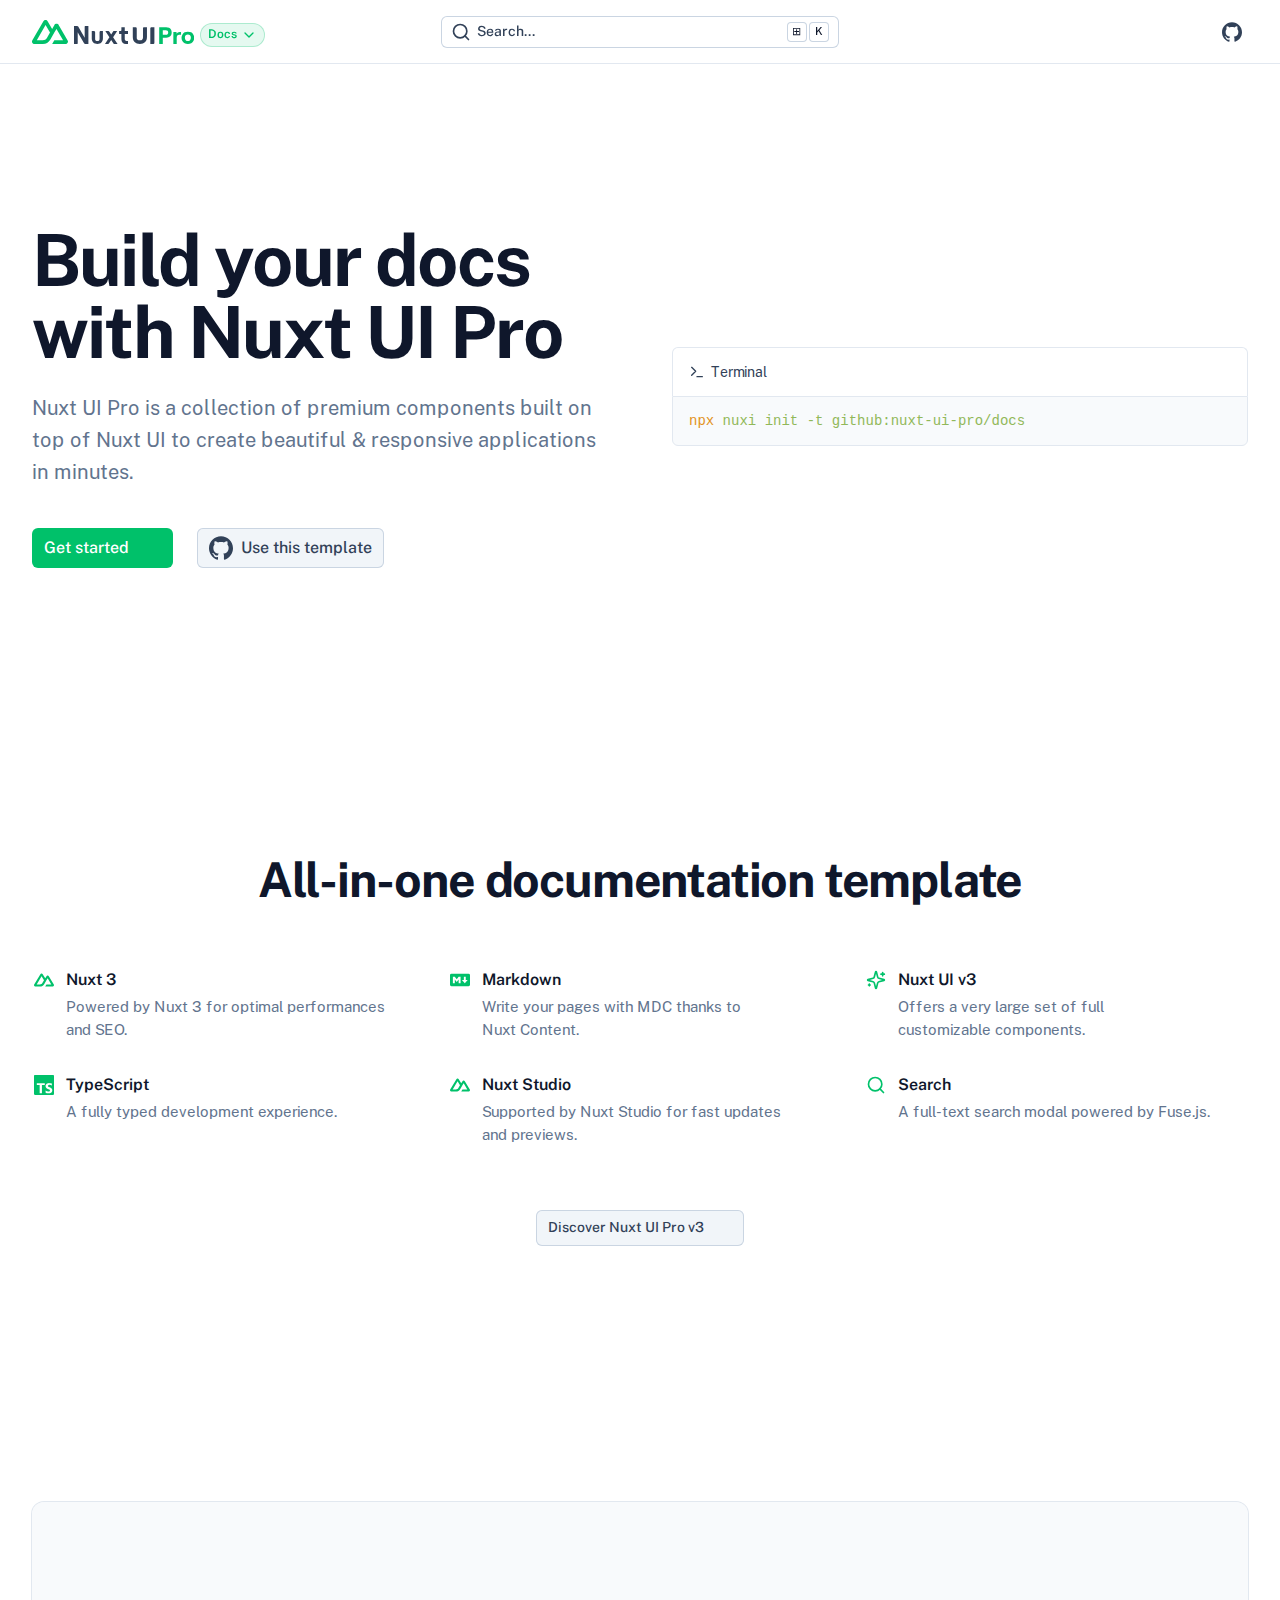
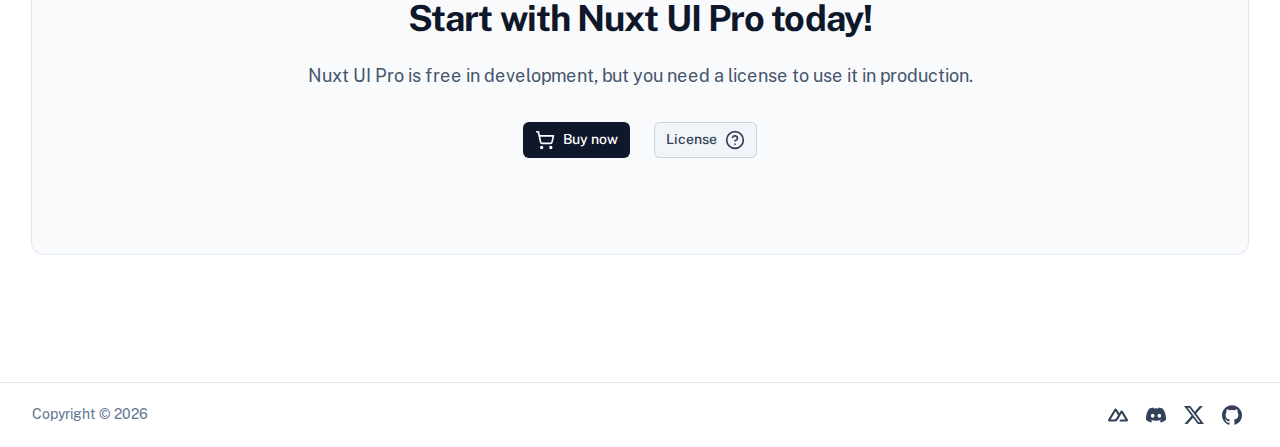
<file: index.html>
<!DOCTYPE html><html  lang="en"><head><meta charset="utf-8"><meta name="viewport" content="width=device-width, initial-scale=1"><style id="nuxt-ui-colors" type="text/css">@layer base {
  :root {
  --ui-color-primary-50: var(--color-green-50);
  --ui-color-primary-100: var(--color-green-100);
  --ui-color-primary-200: var(--color-green-200);
  --ui-color-primary-300: var(--color-green-300);
  --ui-color-primary-400: var(--color-green-400);
  --ui-color-primary-500: var(--color-green-500);
  --ui-color-primary-600: var(--color-green-600);
  --ui-color-primary-700: var(--color-green-700);
  --ui-color-primary-800: var(--color-green-800);
  --ui-color-primary-900: var(--color-green-900);
  --ui-color-primary-950: var(--color-green-950);
  --ui-color-secondary-50: var(--color-blue-50);
  --ui-color-secondary-100: var(--color-blue-100);
  --ui-color-secondary-200: var(--color-blue-200);
  --ui-color-secondary-300: var(--color-blue-300);
  --ui-color-secondary-400: var(--color-blue-400);
  --ui-color-secondary-500: var(--color-blue-500);
  --ui-color-secondary-600: var(--color-blue-600);
  --ui-color-secondary-700: var(--color-blue-700);
  --ui-color-secondary-800: var(--color-blue-800);
  --ui-color-secondary-900: var(--color-blue-900);
  --ui-color-secondary-950: var(--color-blue-950);
  --ui-color-success-50: var(--color-green-50);
  --ui-color-success-100: var(--color-green-100);
  --ui-color-success-200: var(--color-green-200);
  --ui-color-success-300: var(--color-green-300);
  --ui-color-success-400: var(--color-green-400);
  --ui-color-success-500: var(--color-green-500);
  --ui-color-success-600: var(--color-green-600);
  --ui-color-success-700: var(--color-green-700);
  --ui-color-success-800: var(--color-green-800);
  --ui-color-success-900: var(--color-green-900);
  --ui-color-success-950: var(--color-green-950);
  --ui-color-info-50: var(--color-blue-50);
  --ui-color-info-100: var(--color-blue-100);
  --ui-color-info-200: var(--color-blue-200);
  --ui-color-info-300: var(--color-blue-300);
  --ui-color-info-400: var(--color-blue-400);
  --ui-color-info-500: var(--color-blue-500);
  --ui-color-info-600: var(--color-blue-600);
  --ui-color-info-700: var(--color-blue-700);
  --ui-color-info-800: var(--color-blue-800);
  --ui-color-info-900: var(--color-blue-900);
  --ui-color-info-950: var(--color-blue-950);
  --ui-color-warning-50: var(--color-yellow-50);
  --ui-color-warning-100: var(--color-yellow-100);
  --ui-color-warning-200: var(--color-yellow-200);
  --ui-color-warning-300: var(--color-yellow-300);
  --ui-color-warning-400: var(--color-yellow-400);
  --ui-color-warning-500: var(--color-yellow-500);
  --ui-color-warning-600: var(--color-yellow-600);
  --ui-color-warning-700: var(--color-yellow-700);
  --ui-color-warning-800: var(--color-yellow-800);
  --ui-color-warning-900: var(--color-yellow-900);
  --ui-color-warning-950: var(--color-yellow-950);
  --ui-color-error-50: var(--color-red-50);
  --ui-color-error-100: var(--color-red-100);
  --ui-color-error-200: var(--color-red-200);
  --ui-color-error-300: var(--color-red-300);
  --ui-color-error-400: var(--color-red-400);
  --ui-color-error-500: var(--color-red-500);
  --ui-color-error-600: var(--color-red-600);
  --ui-color-error-700: var(--color-red-700);
  --ui-color-error-800: var(--color-red-800);
  --ui-color-error-900: var(--color-red-900);
  --ui-color-error-950: var(--color-red-950);
  --ui-color-neutral-50: var(--color-slate-50);
  --ui-color-neutral-100: var(--color-slate-100);
  --ui-color-neutral-200: var(--color-slate-200);
  --ui-color-neutral-300: var(--color-slate-300);
  --ui-color-neutral-400: var(--color-slate-400);
  --ui-color-neutral-500: var(--color-slate-500);
  --ui-color-neutral-600: var(--color-slate-600);
  --ui-color-neutral-700: var(--color-slate-700);
  --ui-color-neutral-800: var(--color-slate-800);
  --ui-color-neutral-900: var(--color-slate-900);
  --ui-color-neutral-950: var(--color-slate-950);
  }
  :root, .light {
  --ui-primary: var(--ui-color-primary-500);
  --ui-secondary: var(--ui-color-secondary-500);
  --ui-success: var(--ui-color-success-500);
  --ui-info: var(--ui-color-info-500);
  --ui-warning: var(--ui-color-warning-500);
  --ui-error: var(--ui-color-error-500);
  }
  .dark {
  --ui-primary: var(--ui-color-primary-400);
  --ui-secondary: var(--ui-color-secondary-400);
  --ui-success: var(--ui-color-success-400);
  --ui-info: var(--ui-color-info-400);
  --ui-warning: var(--ui-color-warning-400);
  --ui-error: var(--ui-color-error-400);
  }
}</style><title>Nuxt UI Pro - Docs template</title><style>/*! tailwindcss v4.0.12 | MIT License | https://tailwindcss.com */.shiki span.line{display:block}.shiki span.line.highlight{background-color:color-mix(in oklab,var(--ui-bg-accented)50%,transparent);margin:0 -16px;padding:0 16px}</style><link rel="stylesheet" href="/_nuxt/entry.BOuqJrMc.css" crossorigin><style>@layer components {:where(.i-lucide\:chevron-down){display:inline-block;width:1em;height:1em;background-color:currentColor;-webkit-mask-image:var(--svg);mask-image:var(--svg);-webkit-mask-repeat:no-repeat;mask-repeat:no-repeat;-webkit-mask-size:100% 100%;mask-size:100% 100%;--svg:url("data:image/svg+xml,%3Csvg xmlns='http://www.w3.org/2000/svg' viewBox='0 0 24 24' width='24' height='24'%3E%3Cpath fill='none' stroke='black' stroke-linecap='round' stroke-linejoin='round' stroke-width='2' d='m6 9l6 6l6-6'/%3E%3C/svg%3E")}:where(.i-lucide\:circle-help){display:inline-block;width:1em;height:1em;background-color:currentColor;-webkit-mask-image:var(--svg);mask-image:var(--svg);-webkit-mask-repeat:no-repeat;mask-repeat:no-repeat;-webkit-mask-size:100% 100%;mask-size:100% 100%;--svg:url("data:image/svg+xml,%3Csvg xmlns='http://www.w3.org/2000/svg' viewBox='0 0 24 24' width='24' height='24'%3E%3Cg fill='none' stroke='black' stroke-linecap='round' stroke-linejoin='round' stroke-width='2'%3E%3Ccircle cx='12' cy='12' r='10'/%3E%3Cpath d='M9.09 9a3 3 0 0 1 5.83 1c0 2-3 3-3 3m.08 4h.01'/%3E%3C/g%3E%3C/svg%3E")}:where(.i-lucide\:copy){display:inline-block;width:1em;height:1em;background-color:currentColor;-webkit-mask-image:var(--svg);mask-image:var(--svg);-webkit-mask-repeat:no-repeat;mask-repeat:no-repeat;-webkit-mask-size:100% 100%;mask-size:100% 100%;--svg:url("data:image/svg+xml,%3Csvg xmlns='http://www.w3.org/2000/svg' viewBox='0 0 24 24' width='24' height='24'%3E%3Cg fill='none' stroke='black' stroke-linecap='round' stroke-linejoin='round' stroke-width='2'%3E%3Crect width='14' height='14' x='8' y='8' rx='2' ry='2'/%3E%3Cpath d='M4 16c-1.1 0-2-.9-2-2V4c0-1.1.9-2 2-2h10c1.1 0 2 .9 2 2'/%3E%3C/g%3E%3C/svg%3E")}:where(.i-lucide\:menu){display:inline-block;width:1em;height:1em;background-color:currentColor;-webkit-mask-image:var(--svg);mask-image:var(--svg);-webkit-mask-repeat:no-repeat;mask-repeat:no-repeat;-webkit-mask-size:100% 100%;mask-size:100% 100%;--svg:url("data:image/svg+xml,%3Csvg xmlns='http://www.w3.org/2000/svg' viewBox='0 0 24 24' width='24' height='24'%3E%3Cpath fill='none' stroke='black' stroke-linecap='round' stroke-linejoin='round' stroke-width='2' d='M4 12h16M4 6h16M4 18h16'/%3E%3C/svg%3E")}:where(.i-lucide\:search){display:inline-block;width:1em;height:1em;background-color:currentColor;-webkit-mask-image:var(--svg);mask-image:var(--svg);-webkit-mask-repeat:no-repeat;mask-repeat:no-repeat;-webkit-mask-size:100% 100%;mask-size:100% 100%;--svg:url("data:image/svg+xml,%3Csvg xmlns='http://www.w3.org/2000/svg' viewBox='0 0 24 24' width='24' height='24'%3E%3Cg fill='none' stroke='black' stroke-linecap='round' stroke-linejoin='round' stroke-width='2'%3E%3Ccircle cx='11' cy='11' r='8'/%3E%3Cpath d='m21 21l-4.3-4.3'/%3E%3C/g%3E%3C/svg%3E")}:where(.i-lucide\:shopping-cart){display:inline-block;width:1em;height:1em;background-color:currentColor;-webkit-mask-image:var(--svg);mask-image:var(--svg);-webkit-mask-repeat:no-repeat;mask-repeat:no-repeat;-webkit-mask-size:100% 100%;mask-size:100% 100%;--svg:url("data:image/svg+xml,%3Csvg xmlns='http://www.w3.org/2000/svg' viewBox='0 0 24 24' width='24' height='24'%3E%3Cg fill='none' stroke='black' stroke-linecap='round' stroke-linejoin='round' stroke-width='2'%3E%3Ccircle cx='8' cy='21' r='1'/%3E%3Ccircle cx='19' cy='21' r='1'/%3E%3Cpath d='M2.05 2.05h2l2.66 12.42a2 2 0 0 0 2 1.58h9.78a2 2 0 0 0 1.95-1.57l1.65-7.43H5.12'/%3E%3C/g%3E%3C/svg%3E")}:where(.i-lucide\:sparkles){display:inline-block;width:1em;height:1em;background-color:currentColor;-webkit-mask-image:var(--svg);mask-image:var(--svg);-webkit-mask-repeat:no-repeat;mask-repeat:no-repeat;-webkit-mask-size:100% 100%;mask-size:100% 100%;--svg:url("data:image/svg+xml,%3Csvg xmlns='http://www.w3.org/2000/svg' viewBox='0 0 24 24' width='24' height='24'%3E%3Cpath fill='none' stroke='black' stroke-linecap='round' stroke-linejoin='round' stroke-width='2' d='M9.937 15.5A2 2 0 0 0 8.5 14.063l-6.135-1.582a.5.5 0 0 1 0-.962L8.5 9.936A2 2 0 0 0 9.937 8.5l1.582-6.135a.5.5 0 0 1 .963 0L14.063 8.5A2 2 0 0 0 15.5 9.937l6.135 1.581a.5.5 0 0 1 0 .964L15.5 14.063a2 2 0 0 0-1.437 1.437l-1.582 6.135a.5.5 0 0 1-.963 0zM20 3v4m2-2h-4M4 17v2m1-1H3'/%3E%3C/svg%3E")}:where(.i-lucide\:terminal){display:inline-block;width:1em;height:1em;background-color:currentColor;-webkit-mask-image:var(--svg);mask-image:var(--svg);-webkit-mask-repeat:no-repeat;mask-repeat:no-repeat;-webkit-mask-size:100% 100%;mask-size:100% 100%;--svg:url("data:image/svg+xml,%3Csvg xmlns='http://www.w3.org/2000/svg' viewBox='0 0 24 24' width='24' height='24'%3E%3Cpath fill='none' stroke='black' stroke-linecap='round' stroke-linejoin='round' stroke-width='2' d='m4 17l6-6l-6-6m8 14h8'/%3E%3C/svg%3E")}:where(.i-simple-icons\:discord){display:inline-block;width:1em;height:1em;background-color:currentColor;-webkit-mask-image:var(--svg);mask-image:var(--svg);-webkit-mask-repeat:no-repeat;mask-repeat:no-repeat;-webkit-mask-size:100% 100%;mask-size:100% 100%;--svg:url("data:image/svg+xml,%3Csvg xmlns='http://www.w3.org/2000/svg' viewBox='0 0 24 24' width='24' height='24'%3E%3Cpath fill='black' d='M20.317 4.37a19.8 19.8 0 0 0-4.885-1.515a.074.074 0 0 0-.079.037c-.21.375-.444.864-.608 1.25a18.3 18.3 0 0 0-5.487 0a13 13 0 0 0-.617-1.25a.08.08 0 0 0-.079-.037A19.7 19.7 0 0 0 3.677 4.37a.1.1 0 0 0-.032.027C.533 9.046-.32 13.58.099 18.057a.08.08 0 0 0 .031.057a19.9 19.9 0 0 0 5.993 3.03a.08.08 0 0 0 .084-.028a14 14 0 0 0 1.226-1.994a.076.076 0 0 0-.041-.106a13 13 0 0 1-1.872-.892a.077.077 0 0 1-.008-.128a10 10 0 0 0 .372-.292a.07.07 0 0 1 .077-.01c3.928 1.793 8.18 1.793 12.062 0a.07.07 0 0 1 .078.01q.181.149.373.292a.077.077 0 0 1-.006.127a12.3 12.3 0 0 1-1.873.892a.077.077 0 0 0-.041.107c.36.698.772 1.362 1.225 1.993a.08.08 0 0 0 .084.028a19.8 19.8 0 0 0 6.002-3.03a.08.08 0 0 0 .032-.054c.5-5.177-.838-9.674-3.549-13.66a.06.06 0 0 0-.031-.03M8.02 15.33c-1.182 0-2.157-1.085-2.157-2.419c0-1.333.956-2.419 2.157-2.419c1.21 0 2.176 1.096 2.157 2.42c0 1.333-.956 2.418-2.157 2.418m7.975 0c-1.183 0-2.157-1.085-2.157-2.419c0-1.333.955-2.419 2.157-2.419c1.21 0 2.176 1.096 2.157 2.42c0 1.333-.946 2.418-2.157 2.418'/%3E%3C/svg%3E")}:where(.i-simple-icons\:github){display:inline-block;width:1em;height:1em;background-color:currentColor;-webkit-mask-image:var(--svg);mask-image:var(--svg);-webkit-mask-repeat:no-repeat;mask-repeat:no-repeat;-webkit-mask-size:100% 100%;mask-size:100% 100%;--svg:url("data:image/svg+xml,%3Csvg xmlns='http://www.w3.org/2000/svg' viewBox='0 0 24 24' width='24' height='24'%3E%3Cpath fill='black' d='M12 .297c-6.63 0-12 5.373-12 12c0 5.303 3.438 9.8 8.205 11.385c.6.113.82-.258.82-.577c0-.285-.01-1.04-.015-2.04c-3.338.724-4.042-1.61-4.042-1.61C4.422 18.07 3.633 17.7 3.633 17.7c-1.087-.744.084-.729.084-.729c1.205.084 1.838 1.236 1.838 1.236c1.07 1.835 2.809 1.305 3.495.998c.108-.776.417-1.305.76-1.605c-2.665-.3-5.466-1.332-5.466-5.93c0-1.31.465-2.38 1.235-3.22c-.135-.303-.54-1.523.105-3.176c0 0 1.005-.322 3.3 1.23c.96-.267 1.98-.399 3-.405c1.02.006 2.04.138 3 .405c2.28-1.552 3.285-1.23 3.285-1.23c.645 1.653.24 2.873.12 3.176c.765.84 1.23 1.91 1.23 3.22c0 4.61-2.805 5.625-5.475 5.92c.42.36.81 1.096.81 2.22c0 1.606-.015 2.896-.015 3.286c0 .315.21.69.825.57C20.565 22.092 24 17.592 24 12.297c0-6.627-5.373-12-12-12'/%3E%3C/svg%3E")}:where(.i-simple-icons\:markdown){display:inline-block;width:1em;height:1em;background-color:currentColor;-webkit-mask-image:var(--svg);mask-image:var(--svg);-webkit-mask-repeat:no-repeat;mask-repeat:no-repeat;-webkit-mask-size:100% 100%;mask-size:100% 100%;--svg:url("data:image/svg+xml,%3Csvg xmlns='http://www.w3.org/2000/svg' viewBox='0 0 24 24' width='24' height='24'%3E%3Cpath fill='black' d='M22.27 19.385H1.73A1.73 1.73 0 0 1 0 17.655V6.345a1.73 1.73 0 0 1 1.73-1.73h20.54A1.73 1.73 0 0 1 24 6.345v11.308a1.73 1.73 0 0 1-1.73 1.731zM5.769 15.923v-4.5l2.308 2.885l2.307-2.885v4.5h2.308V8.078h-2.308l-2.307 2.885l-2.308-2.885H3.46v7.847zM21.232 12h-2.309V8.077h-2.307V12h-2.308l3.461 4.039z'/%3E%3C/svg%3E")}:where(.i-simple-icons\:nuxt){display:inline-block;width:1em;height:1em;background-color:currentColor;-webkit-mask-image:var(--svg);mask-image:var(--svg);-webkit-mask-repeat:no-repeat;mask-repeat:no-repeat;-webkit-mask-size:100% 100%;mask-size:100% 100%;--svg:url("data:image/svg+xml,%3Csvg xmlns='http://www.w3.org/2000/svg' viewBox='0 0 24 24' width='24' height='24'%3E%3Cpath fill='black' d='M13.464 19.83h8.922c.283 0 .562-.073.807-.21a1.6 1.6 0 0 0 .591-.574a1.53 1.53 0 0 0 .216-.783a1.53 1.53 0 0 0-.217-.782L17.792 7.414a1.6 1.6 0 0 0-.591-.573a1.65 1.65 0 0 0-.807-.21c-.283 0-.562.073-.807.21a1.6 1.6 0 0 0-.59.573L13.463 9.99L10.47 4.953a1.6 1.6 0 0 0-.591-.573a1.65 1.65 0 0 0-.807-.21c-.284 0-.562.073-.807.21a1.6 1.6 0 0 0-.591.573L.216 17.481a1.53 1.53 0 0 0-.217.782c0 .275.074.545.216.783a1.6 1.6 0 0 0 .59.574c.246.137.525.21.808.21h5.6c2.22 0 3.856-.946 4.982-2.79l2.733-4.593l1.464-2.457l4.395 7.382h-5.859Zm-6.341-2.46l-3.908-.002l5.858-9.842l2.923 4.921l-1.957 3.29c-.748 1.196-1.597 1.632-2.916 1.632'/%3E%3C/svg%3E")}:where(.i-simple-icons\:nuxtdotjs){display:inline-block;width:1em;height:1em;background-color:currentColor;-webkit-mask-image:var(--svg);mask-image:var(--svg);-webkit-mask-repeat:no-repeat;mask-repeat:no-repeat;-webkit-mask-size:100% 100%;mask-size:100% 100%;--svg:url("data:image/svg+xml,%3Csvg xmlns='http://www.w3.org/2000/svg' viewBox='0 0 24 24' width='24' height='24'%3E%3Cpath fill='black' d='M13.464 19.83h8.922c.283 0 .562-.073.807-.21a1.6 1.6 0 0 0 .591-.574a1.53 1.53 0 0 0 .216-.783a1.53 1.53 0 0 0-.217-.782L17.792 7.414a1.6 1.6 0 0 0-.591-.573a1.65 1.65 0 0 0-.807-.21c-.283 0-.562.073-.807.21a1.6 1.6 0 0 0-.59.573L13.463 9.99L10.47 4.953a1.6 1.6 0 0 0-.591-.573a1.65 1.65 0 0 0-.807-.21c-.284 0-.562.073-.807.21a1.6 1.6 0 0 0-.591.573L.216 17.481a1.53 1.53 0 0 0-.217.782c0 .275.074.545.216.783a1.6 1.6 0 0 0 .59.574c.246.137.525.21.808.21h5.6c2.22 0 3.856-.946 4.982-2.79l2.733-4.593l1.464-2.457l4.395 7.382h-5.859Zm-6.341-2.46l-3.908-.002l5.858-9.842l2.923 4.921l-1.957 3.29c-.748 1.196-1.597 1.632-2.916 1.632'/%3E%3C/svg%3E")}:where(.i-simple-icons\:typescript){display:inline-block;width:1em;height:1em;background-color:currentColor;-webkit-mask-image:var(--svg);mask-image:var(--svg);-webkit-mask-repeat:no-repeat;mask-repeat:no-repeat;-webkit-mask-size:100% 100%;mask-size:100% 100%;--svg:url("data:image/svg+xml,%3Csvg xmlns='http://www.w3.org/2000/svg' viewBox='0 0 24 24' width='24' height='24'%3E%3Cpath fill='black' d='M1.125 0C.502 0 0 .502 0 1.125v21.75C0 23.498.502 24 1.125 24h21.75c.623 0 1.125-.502 1.125-1.125V1.125C24 .502 23.498 0 22.875 0zm17.363 9.75q.918 0 1.627.111a6.4 6.4 0 0 1 1.306.34v2.458a4 4 0 0 0-.643-.361a5 5 0 0 0-.717-.26a5.5 5.5 0 0 0-1.426-.2q-.45 0-.819.086a2.1 2.1 0 0 0-.623.242q-.254.156-.393.374a.9.9 0 0 0-.14.49q0 .294.156.529q.156.234.443.444c.287.21.423.276.696.41q.41.203.926.416q.705.296 1.266.628q.561.333.963.753q.402.418.614.957q.213.538.214 1.253q0 .986-.373 1.656a3 3 0 0 1-1.012 1.085a4.4 4.4 0 0 1-1.487.596q-.85.18-1.79.18a10 10 0 0 1-1.84-.164a5.5 5.5 0 0 1-1.512-.493v-2.63a5.03 5.03 0 0 0 3.237 1.2q.5 0 .872-.09q.373-.09.623-.25q.249-.162.373-.38a1.02 1.02 0 0 0-.074-1.089a2.1 2.1 0 0 0-.537-.5a5.6 5.6 0 0 0-.807-.444a28 28 0 0 0-1.007-.436q-1.377-.575-2.053-1.405t-.676-2.005q0-.92.369-1.582q.368-.662 1.004-1.089a4.5 4.5 0 0 1 1.47-.629a7.5 7.5 0 0 1 1.77-.201m-15.113.188h9.563v2.166H9.506v9.646H6.789v-9.646H3.375z'/%3E%3C/svg%3E")}:where(.i-simple-icons\:x){display:inline-block;width:1em;height:1em;background-color:currentColor;-webkit-mask-image:var(--svg);mask-image:var(--svg);-webkit-mask-repeat:no-repeat;mask-repeat:no-repeat;-webkit-mask-size:100% 100%;mask-size:100% 100%;--svg:url("data:image/svg+xml,%3Csvg xmlns='http://www.w3.org/2000/svg' viewBox='0 0 24 24' width='24' height='24'%3E%3Cpath fill='black' d='M18.901 1.153h3.68l-8.04 9.19L24 22.846h-7.406l-5.8-7.584l-6.638 7.584H.474l8.6-9.83L0 1.154h7.594l5.243 6.932ZM17.61 20.644h2.039L6.486 3.24H4.298Z'/%3E%3C/svg%3E")}}</style><link rel="preload" as="fetch" crossorigin="anonymous" href="/_payload.json?eb0ae853-e513-4d31-a894-11a2a73eca28"><link rel="modulepreload" as="script" crossorigin href="/_nuxt/B73AwLo8.js"><link rel="modulepreload" as="script" crossorigin href="/_nuxt/CbR-R4T1.js"><link rel="modulepreload" as="script" crossorigin href="/_nuxt/D8u5nNzU.js"><link rel="modulepreload" as="script" crossorigin href="/_nuxt/C2bHYaEW.js"><link rel="modulepreload" as="script" crossorigin href="/_nuxt/D33P_siz.js"><link rel="modulepreload" as="script" crossorigin href="/_nuxt/6Xx1PFYN.js"><link rel="modulepreload" as="script" crossorigin href="/_nuxt/BXzFdwVC.js"><link rel="modulepreload" as="script" crossorigin href="/_nuxt/Pve5dFzi.js"><link rel="modulepreload" as="script" crossorigin href="/_nuxt/70UO7CNx.js"><link rel="modulepreload" as="script" crossorigin href="/_nuxt/BBkgMMm9.js"><link rel="preload" as="fetch" fetchpriority="low" crossorigin="anonymous" href="/_nuxt/builds/meta/eb0ae853-e513-4d31-a894-11a2a73eca28.json"><link rel="prefetch" as="style" crossorigin href="/_nuxt/index.CQDS1B24.css"><link rel="prefetch" as="script" crossorigin href="/_nuxt/C-cB34Fz.js"><link rel="prefetch" as="script" crossorigin href="/_nuxt/Di9Zfv5G.js"><link rel="prefetch" as="script" crossorigin href="/_nuxt/DzWTeqUv.js"><link rel="prefetch" as="script" crossorigin href="/_nuxt/DvcmqTLB.js"><link rel="prefetch" as="script" crossorigin href="/_nuxt/D0KGNQpm.js"><link rel="prefetch" as="script" crossorigin href="/_nuxt/BZxkLUdC.js"><link rel="icon" href="/favicon.ico"><meta property="og:site_name" content="Nuxt UI Pro - Docs template"><meta name="twitter:card" content="summary_large_image"><meta property="og:title" content="Nuxt UI Pro - Docs template"><meta name="description" content="Nuxt UI Pro is a collection of premium Vue components built on top of Nuxt UI to create beautiful & responsive Nuxt applications in minutes."><meta property="og:description" content="Nuxt UI Pro is a collection of premium Vue components built on top of Nuxt UI to create beautiful & responsive Nuxt applications in minutes."><meta property="og:image" content="https://docs-template.nuxt.dev/social-card.png"><meta name="twitter:image" content="https://docs-template.nuxt.dev/social-card.png"><script type="module" src="/_nuxt/B73AwLo8.js" crossorigin></script><script>"use strict";(()=>{const t=window,e=document.documentElement,c=["dark","light"],n=getStorageValue("localStorage","nuxt-color-mode")||"system";let i=n==="system"?u():n;const r=e.getAttribute("data-color-mode-forced");r&&(i=r),l(i),t["__NUXT_COLOR_MODE__"]={preference:n,value:i,getColorScheme:u,addColorScheme:l,removeColorScheme:d};function l(o){const s=""+o+"",a="";e.classList?e.classList.add(s):e.className+=" "+s,a&&e.setAttribute("data-"+a,o)}function d(o){const s=""+o+"",a="";e.classList?e.classList.remove(s):e.className=e.className.replace(new RegExp(s,"g"),""),a&&e.removeAttribute("data-"+a)}function f(o){return t.matchMedia("(prefers-color-scheme"+o+")")}function u(){if(t.matchMedia&&f("").media!=="not all"){for(const o of c)if(f(":"+o).matches)return o}return"light"}})();function getStorageValue(t,e){switch(t){case"localStorage":return window.localStorage.getItem(e);case"sessionStorage":return window.sessionStorage.getItem(e);case"cookie":return getCookie(e);default:return null}}function getCookie(t){const c=("; "+window.document.cookie).split("; "+t+"=");if(c.length===2)return c.pop()?.split(";").shift()}</script></head><body><div id="__nuxt" class="i s o l a t e"><!--[--><!--[--><!--[--><!--[--><!--[--><div class="nuxt-loading-indicator" style="position:fixed;top:0;right:0;left:0;pointer-events:none;width:auto;height:3px;opacity:0;background:repeating-linear-gradient(to right,#00dc82 0%,#34cdfe 50%,#0047e1 100%);background-size:Infinity% auto;transform:scaleX(0%);transform-origin:left;transition:transform 0.1s, height 0.4s, opacity 0.4s;z-index:999999;"></div><!--[--><!----><!----><!----><header class="bg-(--ui-bg)/75 backdrop-blur border-b border-(--ui-border) h-(--ui-header-height) sticky top-0 z-50"><!--[--><!--]--><div class="max-w-(--ui-container) mx-auto px-4 sm:px-6 lg:px-8 flex items-center justify-between gap-3 h-full"><!--[--><div class="lg:flex-1 flex items-center gap-1.5"><!----><!--[--><a aria-current="page" href="/" class="router-link-active router-link-exact-active"><svg width="1352" height="200" viewbox="0 0 1352 200" fill="none" xmlns="http://www.w3.org/2000/svg" class="w-auto h-6 shrink-0"><path d="M377 200C379.16 200 381 198.209 381 196V103C381 103 386 112 395 127L434 194C435.785 197.74 439.744 200 443 200H470V50H443C441.202 50 439 51.4941 439 54V148L421 116L385 55C383.248 51.8912 379.479 50 376 50H350V200H377Z" fill="currentColor"></path><path d="M726 92H739C742.314 92 745 89.3137 745 86V60H773V92H800V116H773V159C773 169.5 778.057 174 787 174H800V200H783C759.948 200 745 185.071 745 160V116H726V92Z" fill="currentColor"></path><path d="M591 92V154C591 168.004 585.742 179.809 578 188C570.258 196.191 559.566 200 545 200C530.434 200 518.742 196.191 511 188C503.389 179.809 498 168.004 498 154V92H514C517.412 92 520.769 92.622 523 95C525.231 97.2459 526 98.5652 526 102V154C526 162.059 526.457 167.037 530 171C533.543 174.831 537.914 176 545 176C552.217 176 555.457 174.831 559 171C562.543 167.037 563 162.059 563 154V102C563 98.5652 563.769 96.378 566 94C567.96 91.9107 570.028 91.9599 573 92C573.411 92.0055 574.586 92 575 92H591Z" fill="currentColor"></path><path d="M676 144L710 92H684C680.723 92 677.812 93.1758 676 96L660 120L645 97C643.188 94.1758 639.277 92 636 92H611L645 143L608 200H634C637.25 200 640.182 196.787 642 194L660 167L679 195C680.818 197.787 683.75 200 687 200H713L676 144Z" fill="currentColor"></path><path d="M168 200H279C282.542 200 285.932 198.756 289 197C292.068 195.244 295.23 193.041 297 190C298.77 186.959 300.002 183.51 300 179.999C299.998 176.488 298.773 173.04 297 170.001L222 41C220.23 37.96 218.067 35.7552 215 34C211.933 32.2448 207.542 31 204 31C200.458 31 197.067 32.2448 194 34C190.933 35.7552 188.77 37.96 187 41L168 74L130 9.99764C128.228 6.95784 126.068 3.75491 123 2C119.932 0.245087 116.542 0 113 0C109.458 0 106.068 0.245087 103 2C99.9323 3.75491 96.7717 6.95784 95 9.99764L2 170.001C0.226979 173.04 0.00154312 176.488 1.90993e-06 179.999C-0.0015393 183.51 0.229648 186.959 2 190C3.77035 193.04 6.93245 195.244 10 197C13.0675 198.756 16.4578 200 20 200H90C117.737 200 137.925 187.558 152 164L186 105L204 74L259 168H186L168 200ZM89 168H40L113 42L150 105L125.491 147.725C116.144 163.01 105.488 168 89 168Z" fill="var(--ui-primary)"></path><path d="M958 60.0001H938C933.524 60.0001 929.926 59.9395 927 63C924.074 65.8905 925 67.5792 925 72V141C925 151.372 923.648 156.899 919 162C914.352 166.931 908.468 169 899 169C889.705 169 882.648 166.931 878 162C873.352 156.899 873 151.372 873 141V72.0001C873 67.5793 872.926 65.8906 870 63.0001C867.074 59.9396 863.476 60.0001 859 60.0001H840V141C840 159.023 845.016 173.458 855 184C865.156 194.542 879.893 200 899 200C918.107 200 932.844 194.542 943 184C953.156 173.458 958 159.023 958 141V60.0001Z" fill="currentColor"></path><path fill-rule="evenodd" clip-rule="evenodd" d="M1000 60.0233L1020 60V77L1020 128V156.007L1020 181L1020 189.004C1020 192.938 1019.98 194.429 1017 197.001C1014.02 199.725 1009.56 200 1005 200H986.001V181.006L986 130.012V70.0215C986 66.1576 986.016 64.5494 989 62.023C991.819 59.6358 995.437 60.0233 1000 60.0233Z" fill="currentColor"></path><path d="M1060 200V60H1117C1126.67 60 1134.98 61.2896 1142 65C1149.16 68.7104 1155.29 74.3744 1159 81C1162.71 87.6256 1164 95.3867 1164 104C1164 112.481 1162.71 120.374 1159 127C1155.29 133.626 1149.16 138.157 1142 142C1134.98 145.71 1126.67 148 1117 148H1090V200H1060ZM1115 123C1121.63 123 1126.69 121.578 1130 118C1133.31 114.29 1135 109.433 1135 104C1135 98.567 1133.31 93.5778 1130 90C1126.69 86.2896 1121.63 85 1115 85H1090V123H1115Z" fill="var(--ui-primary)"></path><path d="M1226 123C1219.37 123 1214.31 124.965 1211 130C1207.69 135.035 1206 142.122 1206 151V200H1178V100H1200C1203.31 100 1206 102.686 1206 106V116C1208.65 109.904 1211.16 106.518 1215 104C1218.98 101.482 1224.77 100 1231 100H1242V123H1226Z" fill="var(--ui-primary)"></path><path d="M1299 200C1288.93 200 1280.08 197.373 1272 193C1263.92 188.495 1257.51 182.818 1253 175C1248.49 167.049 1246 157.806 1246 148C1246 138.194 1248.49 129.818 1253 122C1257.51 114.049 1263.92 107.373 1272 103C1280.08 98.4946 1288.93 97 1299 97C1309.07 97 1318.92 98.4946 1327 103C1335.08 107.373 1340.49 114.049 1345 122C1349.51 129.818 1352 138.194 1352 148C1352 157.806 1349.51 167.049 1345 175C1340.49 182.818 1335.08 188.495 1327 193C1318.92 197.373 1309.07 200 1299 200ZM1299 176C1306.42 176 1312.36 173.168 1317 168C1321.64 162.832 1324 156.216 1324 148C1324 139.652 1321.64 133.168 1317 128C1312.36 122.832 1306.42 120 1299 120C1291.58 120 1285.64 122.832 1281 128C1276.36 133.168 1274 139.652 1274 148C1274 156.216 1276.36 162.832 1281 168C1285.64 173.168 1291.58 176 1299 176Z" fill="var(--ui-primary)"></path></svg></a><!--[--><!--[--><!--[--><!--[--><!--[--><button type="button" id="reka-dropdown-menu-trigger-v-0-0" aria-haspopup="menu" aria-expanded="false" data-state="closed" class="inline-flex items-center focus:outline-hidden disabled:cursor-not-allowed aria-disabled:cursor-not-allowed disabled:opacity-75 aria-disabled:opacity-75 transition-colors px-2 py-1 text-xs gap-1 text-(--ui-primary) ring ring-inset ring-(--ui-primary)/25 bg-(--ui-primary)/10 hover:bg-(--ui-primary)/15 disabled:bg-(--ui-primary)/10 aria-disabled:bg-(--ui-primary)/10 focus-visible:ring-2 focus-visible:ring-(--ui-primary) -mb-[6px] font-semibold rounded-full truncate"><!--[--><!--[--><!----><!--]--><!--[--><span class="truncate">Docs</span><!--]--><!--[--><span class="iconify i-lucide:chevron-down shrink-0 size-4 transition-transform duration-200" aria-hidden="true" style=""></span><!--]--><!--]--></button><!--]--><!--]--><!--[--><!----><!----><!--]--><!--]--><!--]--><!--]--><!--]--></div><div class="hidden lg:flex flex-1"><!--[--><!--[--><!--[--><button type="button" aria-label="Search" class="rounded-[calc(var(--ui-radius)*1.5)] font-medium inline-flex items-center focus:outline-hidden disabled:cursor-not-allowed aria-disabled:cursor-not-allowed disabled:opacity-75 aria-disabled:opacity-75 transition-colors px-2.5 py-1.5 text-sm gap-1.5 ring ring-inset ring-(--ui-border-accented) text-(--ui-text) bg-(--ui-bg) hover:bg-(--ui-bg-elevated) disabled:bg-(--ui-bg) aria-disabled:bg-(--ui-bg) focus-visible:ring-2 focus-visible:ring-(--ui-border-inverted) w-full"><!--[--><!--[--><span class="iconify i-lucide:search shrink-0 size-5" aria-hidden="true" style=""></span><!--]--><!--[--><span class="truncate">Search...</span><!--]--><!--[--><!--[--><div class="flex items-center gap-0.5 ms-auto"><kbd class="inline-flex items-center justify-center px-1 rounded-(--ui-radius) font-medium font-sans bg-(--ui-bg) text-(--ui-text-highlighted) ring ring-inset ring-(--ui-border-accented) h-5 min-w-[20px] text-[11px]"><!--[--> <!--]--></kbd><kbd class="inline-flex items-center justify-center px-1 rounded-(--ui-radius) font-medium font-sans bg-(--ui-bg) text-(--ui-text-highlighted) ring ring-inset ring-(--ui-border-accented) h-5 min-w-[20px] text-[11px]"><!--[-->K<!--]--></kbd></div><!--]--><!--]--><!--]--></button><!--]--><!--]--><!--]--></div><div class="flex items-center justify-end lg:flex-1 gap-1.5"><!--[--><!--[--><!--[--><button type="button" aria-label="Search" class="rounded-[calc(var(--ui-radius)*1.5)] font-medium inline-flex items-center focus:outline-hidden disabled:cursor-not-allowed aria-disabled:cursor-not-allowed disabled:opacity-75 aria-disabled:opacity-75 transition-colors text-sm gap-1.5 text-(--ui-text) hover:bg-(--ui-bg-elevated) focus-visible:bg-(--ui-bg-elevated) hover:disabled:bg-transparent dark:hover:disabled:bg-transparent hover:aria-disabled:bg-transparent dark:hover:aria-disabled:bg-transparent p-1.5 lg:hidden"><!--[--><!--[--><span class="iconify i-lucide:search shrink-0 size-5" aria-hidden="true" style=""></span><!--]--><!--[--><!----><!--]--><!--[--><!----><!--]--><!--]--></button><!--]--><!--]--><!--[--><!--[--><div class="size-8"></div><!--]--><!--]--><!--[--><!--[--><!--[--><a href="https://github.com/nuxt-ui-pro/docs/tree/v3" rel="noopener noreferrer" target="_blank" aria-label="GitHub" class="rounded-[calc(var(--ui-radius)*1.5)] font-medium inline-flex items-center focus:outline-hidden disabled:cursor-not-allowed aria-disabled:cursor-not-allowed disabled:opacity-75 aria-disabled:opacity-75 transition-colors text-sm gap-1.5 text-(--ui-text) hover:bg-(--ui-bg-elevated) focus-visible:bg-(--ui-bg-elevated) hover:disabled:bg-transparent dark:hover:disabled:bg-transparent hover:aria-disabled:bg-transparent dark:hover:aria-disabled:bg-transparent p-1.5"><!--[--><!--[--><span class="iconify i-simple-icons:github shrink-0 size-5" aria-hidden="true" style=""></span><!--]--><!--[--><!----><!--]--><!--[--><!----><!--]--><!--]--></a><!--]--><!--]--><!--]--><!--]--><!--[--><!--[--><!--[--><button type="button" aria-label="Open menu" class="rounded-[calc(var(--ui-radius)*1.5)] font-medium inline-flex items-center focus:outline-hidden disabled:cursor-not-allowed aria-disabled:cursor-not-allowed disabled:opacity-75 aria-disabled:opacity-75 transition-colors text-sm gap-1.5 text-(--ui-text) hover:bg-(--ui-bg-elevated) focus-visible:bg-(--ui-bg-elevated) hover:disabled:bg-transparent dark:hover:disabled:bg-transparent hover:aria-disabled:bg-transparent dark:hover:aria-disabled:bg-transparent p-1.5 lg:hidden -me-1.5"><!--[--><!--[--><span class="iconify i-lucide:menu shrink-0 size-5" aria-hidden="true" style=""></span><!--]--><!--[--><!----><!--]--><!--[--><!----><!--]--><!--]--></button><!--]--><!--]--><!--]--></div><!--]--></div><!--[--><!--]--></header><!--[--><!----><!----><!--]--><!--]--><main class="min-h-[calc(100vh-var(--ui-header-height))]"><!--[--><!--[--><div><div data-orientation="horizontal" class="relative isolate"><!--[--><!--]--><div class="max-w-(--ui-container) mx-auto px-4 sm:px-6 lg:px-8 flex flex-col lg:grid py-24 sm:py-32 lg:py-40 gap-16 sm:gap-y-24 lg:grid-cols-2 lg:items-center"><!--[--><div class=""><!----><h1 class="text-5xl sm:text-7xl text-pretty tracking-tight font-bold text-(--ui-text-highlighted)"><!--[--><p>Build your docs with Nuxt UI Pro</p><!--]--></h1><div class="text-lg sm:text-xl/8 text-(--ui-text-muted) text-pretty mt-6"><!--[--><p>Nuxt UI Pro is a collection of premium components built on top of Nuxt UI to create beautiful &amp; responsive applications in minutes.</p><!--]--></div><div class="mt-10 flex flex-wrap gap-x-6 gap-y-3"><!--[--><!----><!----><!--]--></div></div><!--[--><div class="relative group [&amp;&gt;pre]:rounded-t-none [&amp;&gt;pre]:my-0 my-5"><div class="flex items-center gap-1.5 border border-(--ui-border-muted) bg-(--ui-bg) border-b-0 relative rounded-t-[calc(var(--ui-radius)*1.5)] px-4 py-3"><span class="iconify i-lucide:terminal size-4 shrink-0" aria-hidden="true" style=""></span><span class="text-(--ui-text) text-sm/6">Terminal</span></div><!--[--><!--[--><button type="button" aria-label="Copy code to clipboard" tabindex="-1" class="rounded-[calc(var(--ui-radius)*1.5)] font-medium inline-flex items-center focus:outline-hidden disabled:cursor-not-allowed aria-disabled:cursor-not-allowed disabled:opacity-75 aria-disabled:opacity-75 text-xs gap-1.5 ring ring-inset ring-(--ui-border-accented) text-(--ui-text) bg-(--ui-bg) hover:bg-(--ui-bg-elevated) disabled:bg-(--ui-bg) aria-disabled:bg-(--ui-bg) focus-visible:ring-2 focus-visible:ring-(--ui-border-inverted) p-1.5 absolute top-[11px] right-[11px] lg:opacity-0 lg:group-hover:opacity-100 transition"><!--[--><!--[--><span class="iconify i-lucide:copy shrink-0 size-4" aria-hidden="true" style=""></span><!--]--><!--[--><!----><!--]--><!--[--><!----><!--]--><!--]--></button><!--]--><!--]--><pre class="group font-mono text-sm/6 border border-(--ui-border-muted) bg-(--ui-bg-muted) rounded-[calc(var(--ui-radius)*1.5)] px-4 py-3 whitespace-pre-wrap break-words overflow-x-auto focus:outline-none"><!--[--><pre class="language-bash shiki shiki-themes material-theme-lighter material-theme material-theme-palenight" code="npx nuxi init -t github:nuxt-ui-pro/docs
" language="bash" meta style=""><code><span class="line" line="1"><span class="sYGMc">npx</span><span class="sIEYB"> nuxi</span><span class="sIEYB"> init</span><span class="sIEYB"> -t</span><span class="sIEYB"> github:nuxt-ui-pro/docs
</span></span></code></pre><!--]--></pre></div><!--]--><!--]--></div><!--[--><!--]--></div><section data-orientation="vertical" class="relative isolate"><!--[--><!--]--><div class="max-w-(--ui-container) mx-auto px-4 sm:px-6 lg:px-8 flex flex-col lg:grid py-16 sm:py-24 lg:py-32 gap-8 sm:gap-16"><!--[--><div class=""><!----><!----><h2 class="text-3xl sm:text-4xl lg:text-5xl text-pretty tracking-tight font-bold text-(--ui-text-highlighted) text-center"><!--[--><p>All-in-one documentation template</p><!--]--></h2><!----><ul class="grid sm:grid-cols-2 lg:grid-cols-3 gap-8 mt-16"><!--[--><div data-orientation="horizontal" class="relative flex items-start gap-2.5"><div class="inline-flex items-center justify-center p-0.5"><!--[--><span class="iconify i-simple-icons:nuxt size-5 shrink-0 text-(--ui-primary)" aria-hidden="true" style=""></span><!--]--></div><div class=""><!--[--><a href="https://nuxt.com" tabindex="-1" rel="noopener noreferrer" target="_blank" aria-label="Nuxt 3" class="focus:outline-none peer"><!--[--><!--[--><span class="absolute inset-0" aria-hidden="true"></span><!--]--><!--]--></a><!--]--><!--[--><div class="text-base text-pretty font-semibold text-(--ui-text-highlighted)"><!--[--><p>Nuxt 3</p><!--]--></div><div class="text-[15px] text-pretty text-(--ui-text-muted) mt-1"><!--[--><p>Powered by Nuxt 3 for optimal performances and SEO.</p><!--]--></div><!--]--></div></div><div data-orientation="horizontal" class="relative flex items-start gap-2.5"><div class="inline-flex items-center justify-center p-0.5"><!--[--><span class="iconify i-simple-icons:markdown size-5 shrink-0 text-(--ui-primary)" aria-hidden="true" style=""></span><!--]--></div><div class=""><!--[--><a href="https://content.nuxt.com" tabindex="-1" rel="noopener noreferrer" target="_blank" aria-label="Markdown" class="focus:outline-none peer"><!--[--><!--[--><span class="absolute inset-0" aria-hidden="true"></span><!--]--><!--]--></a><!--]--><!--[--><div class="text-base text-pretty font-semibold text-(--ui-text-highlighted)"><!--[--><p>Markdown</p><!--]--></div><div class="text-[15px] text-pretty text-(--ui-text-muted) mt-1"><!--[--><p>Write your pages with MDC thanks to Nuxt Content.</p><!--]--></div><!--]--></div></div><div data-orientation="horizontal" class="relative flex items-start gap-2.5"><div class="inline-flex items-center justify-center p-0.5"><!--[--><span class="iconify i-lucide:sparkles size-5 shrink-0 text-(--ui-primary)" aria-hidden="true" style=""></span><!--]--></div><div class=""><!--[--><a href="https://ui3.nuxt.dev" tabindex="-1" rel="noopener noreferrer" target="_blank" aria-label="Nuxt UI v3" class="focus:outline-none peer"><!--[--><!--[--><span class="absolute inset-0" aria-hidden="true"></span><!--]--><!--]--></a><!--]--><!--[--><div class="text-base text-pretty font-semibold text-(--ui-text-highlighted)"><!--[--><p>Nuxt UI v3</p><!--]--></div><div class="text-[15px] text-pretty text-(--ui-text-muted) mt-1"><!--[--><p>Offers a very large set of full customizable components.</p><!--]--></div><!--]--></div></div><div data-orientation="horizontal" class="relative flex items-start gap-2.5"><div class="inline-flex items-center justify-center p-0.5"><!--[--><span class="iconify i-simple-icons:typescript size-5 shrink-0 text-(--ui-primary)" aria-hidden="true" style=""></span><!--]--></div><div class=""><!--[--><a href="https://www.typescriptlang.org" tabindex="-1" rel="noopener noreferrer" target="_blank" aria-label="TypeScript" class="focus:outline-none peer"><!--[--><!--[--><span class="absolute inset-0" aria-hidden="true"></span><!--]--><!--]--></a><!--]--><!--[--><div class="text-base text-pretty font-semibold text-(--ui-text-highlighted)"><!--[--><p>TypeScript</p><!--]--></div><div class="text-[15px] text-pretty text-(--ui-text-muted) mt-1"><!--[--><p>A fully typed development experience.</p><!--]--></div><!--]--></div></div><div data-orientation="horizontal" class="relative flex items-start gap-2.5"><div class="inline-flex items-center justify-center p-0.5"><!--[--><span class="iconify i-simple-icons:nuxtdotjs size-5 shrink-0 text-(--ui-primary)" aria-hidden="true" style=""></span><!--]--></div><div class=""><!--[--><a href="https://content.nuxt.com/docs/studio" tabindex="-1" rel="noopener noreferrer" target="_blank" aria-label="Nuxt Studio" class="focus:outline-none peer"><!--[--><!--[--><span class="absolute inset-0" aria-hidden="true"></span><!--]--><!--]--></a><!--]--><!--[--><div class="text-base text-pretty font-semibold text-(--ui-text-highlighted)"><!--[--><p>Nuxt Studio</p><!--]--></div><div class="text-[15px] text-pretty text-(--ui-text-muted) mt-1"><!--[--><p>Supported by Nuxt Studio for fast updates and previews.</p><!--]--></div><!--]--></div></div><div data-orientation="horizontal" class="relative flex items-start gap-2.5"><div class="inline-flex items-center justify-center p-0.5"><!--[--><span class="iconify i-lucide:search size-5 shrink-0 text-(--ui-primary)" aria-hidden="true" style=""></span><!--]--></div><div class=""><!--[--><a href="https://ui3.nuxt.dev/components/content-search" tabindex="-1" rel="noopener noreferrer" target="_blank" aria-label="Search" class="focus:outline-none peer"><!--[--><!--[--><span class="absolute inset-0" aria-hidden="true"></span><!--]--><!--]--></a><!--]--><!--[--><div class="text-base text-pretty font-semibold text-(--ui-text-highlighted)"><!--[--><p>Search</p><!--]--></div><div class="text-[15px] text-pretty text-(--ui-text-muted) mt-1"><!--[--><p>A full-text search modal powered by Fuse.js.</p><!--]--></div><!--]--></div></div><!--]--></ul><div class="flex flex-wrap gap-x-6 gap-y-3 justify-center mt-16"><!--[--><!----><!--]--></div></div><!----><!--]--></div><!--[--><!--]--></section><section data-orientation="vertical" class="relative isolate"><!--[--><!--]--><div class="max-w-(--ui-container) mx-auto px-4 sm:px-6 lg:px-8 flex flex-col lg:grid py-16 sm:py-24 lg:py-32 gap-8 sm:gap-16"><!--[--><!----><!--[--><div data-orientation="vertical" class="relative isolate rounded-[calc(var(--ui-radius)*3)] overflow-hidden bg-(--ui-bg-elevated)/50 ring ring-(--ui-border)"><div class="max-w-(--ui-container) mx-auto flex flex-col lg:grid px-6 py-12 sm:px-12 sm:py-24 lg:px-16 lg:py-24 gap-8 sm:gap-16"><!--[--><div class=""><h2 class="text-3xl sm:text-4xl text-pretty tracking-tight font-bold text-(--ui-text-highlighted) text-center"><!--[-->Start with Nuxt UI Pro today!<!--]--></h2><div class="text-base sm:text-lg text-center text-balance text-(--ui-text-toned) mt-6"><!--[-->Nuxt UI Pro is free in development, but you need a license to use it in production.<!--]--></div><div class="mt-8 flex flex-wrap gap-x-6 gap-y-3 justify-center"><!--[--><!--[--><!--[--><!--[--><a href="https://ui.nuxt.com/pro/purchase" rel="noopener noreferrer" target="_blank" class="rounded-[calc(var(--ui-radius)*1.5)] font-medium inline-flex items-center focus:outline-hidden disabled:cursor-not-allowed aria-disabled:cursor-not-allowed disabled:opacity-75 aria-disabled:opacity-75 transition-colors px-3 py-2 text-sm gap-2 text-(--ui-bg) bg-(--ui-bg-inverted) hover:bg-(--ui-bg-inverted)/90 disabled:bg-(--ui-bg-inverted) aria-disabled:bg-(--ui-bg-inverted) focus-visible:outline-2 focus-visible:outline-offset-2 focus-visible:outline-(--ui-border-inverted)"><!--[--><!--[--><span class="iconify i-lucide:shopping-cart shrink-0 size-5" aria-hidden="true" style=""></span><!--]--><!--[--><span class="truncate">Buy now</span><!--]--><!--[--><!----><!--]--><!--]--></a><!--]--><!--]--><!--[--><!--[--><a href="https://ui3.nuxt.dev/getting-started/license" rel="noopener noreferrer" target="_blank" class="rounded-[calc(var(--ui-radius)*1.5)] font-medium inline-flex items-center focus:outline-hidden disabled:cursor-not-allowed aria-disabled:cursor-not-allowed disabled:opacity-75 aria-disabled:opacity-75 transition-colors px-3 py-2 text-sm gap-2 ring ring-inset ring-(--ui-border-accented) text-(--ui-text) bg-(--ui-bg-elevated) hover:bg-(--ui-bg-accented)/75 disabled:bg-(--ui-bg-elevated) aria-disabled:bg-(--ui-bg-elevated) focus-visible:ring-2 focus-visible:ring-(--ui-border-inverted)"><!--[--><!--[--><!----><!--]--><!--[--><span class="truncate">License</span><!--]--><!--[--><span class="iconify i-lucide:circle-help shrink-0 size-5" aria-hidden="true" style=""></span><!--]--><!--]--></a><!--]--><!--]--><!--]--><!--]--></div></div><!----><!--]--></div></div><!--]--><!--]--></div><!--[--><!--]--></section><style>html pre.shiki code .sYGMc, html code.shiki .sYGMc{--shiki-light:#E2931D;--shiki-default:#FFCB6B;--shiki-dark:#FFCB6B}html pre.shiki code .sIEYB, html code.shiki .sIEYB{--shiki-light:#91B859;--shiki-default:#C3E88D;--shiki-dark:#C3E88D}html .light .shiki span {color: var(--shiki-light);background: var(--shiki-light-bg);font-style: var(--shiki-light-font-style);font-weight: var(--shiki-light-font-weight);text-decoration: var(--shiki-light-text-decoration);}html.light .shiki span {color: var(--shiki-light);background: var(--shiki-light-bg);font-style: var(--shiki-light-font-style);font-weight: var(--shiki-light-font-weight);text-decoration: var(--shiki-light-text-decoration);}html .default .shiki span {color: var(--shiki-default);background: var(--shiki-default-bg);font-style: var(--shiki-default-font-style);font-weight: var(--shiki-default-font-weight);text-decoration: var(--shiki-default-text-decoration);}html .shiki span {color: var(--shiki-default);background: var(--shiki-default-bg);font-style: var(--shiki-default-font-style);font-weight: var(--shiki-default-font-weight);text-decoration: var(--shiki-default-text-decoration);}html .dark .shiki span {color: var(--shiki-dark);background: var(--shiki-dark-bg);font-style: var(--shiki-dark-font-style);font-weight: var(--shiki-dark-font-weight);text-decoration: var(--shiki-dark-text-decoration);}html.dark .shiki span {color: var(--shiki-dark);background: var(--shiki-dark-bg);font-style: var(--shiki-dark-font-style);font-weight: var(--shiki-dark-font-weight);text-decoration: var(--shiki-dark-text-decoration);}</style></div><!--]--><!--]--></main><footer class="border-t border-(--ui-border)"><!----><div class="max-w-(--ui-container) mx-auto px-4 sm:px-6 lg:px-8 py-8 lg:py-4 lg:flex lg:items-center lg:justify-between lg:gap-x-3"><!--[--><div class="lg:flex-1 flex items-center justify-center lg:justify-end gap-x-1.5 lg:order-3"><!--[--><!----><!--[--><!--[--><!--[--><a href="https://nuxt.com" rel="noopener noreferrer" target="_blank" aria-label="Nuxt Website" class="rounded-[calc(var(--ui-radius)*1.5)] font-medium inline-flex items-center focus:outline-hidden disabled:cursor-not-allowed aria-disabled:cursor-not-allowed disabled:opacity-75 aria-disabled:opacity-75 transition-colors text-sm gap-1.5 text-(--ui-text) hover:bg-(--ui-bg-elevated) focus-visible:bg-(--ui-bg-elevated) hover:disabled:bg-transparent dark:hover:disabled:bg-transparent hover:aria-disabled:bg-transparent dark:hover:aria-disabled:bg-transparent p-1.5"><!--[--><!--[--><span class="iconify i-simple-icons:nuxtdotjs shrink-0 size-5" aria-hidden="true" style=""></span><!--]--><!--[--><!----><!--]--><!--[--><!----><!--]--><!--]--></a><!--]--><!--]--><!--[--><!--[--><a href="https://discord.com/invite/ps2h6QT" rel="noopener noreferrer" target="_blank" aria-label="Nuxt UI on Discord" class="rounded-[calc(var(--ui-radius)*1.5)] font-medium inline-flex items-center focus:outline-hidden disabled:cursor-not-allowed aria-disabled:cursor-not-allowed disabled:opacity-75 aria-disabled:opacity-75 transition-colors text-sm gap-1.5 text-(--ui-text) hover:bg-(--ui-bg-elevated) focus-visible:bg-(--ui-bg-elevated) hover:disabled:bg-transparent dark:hover:disabled:bg-transparent hover:aria-disabled:bg-transparent dark:hover:aria-disabled:bg-transparent p-1.5"><!--[--><!--[--><span class="iconify i-simple-icons:discord shrink-0 size-5" aria-hidden="true" style=""></span><!--]--><!--[--><!----><!--]--><!--[--><!----><!--]--><!--]--></a><!--]--><!--]--><!--[--><!--[--><a href="https://x.com/nuxt_js" rel="noopener noreferrer" target="_blank" aria-label="Nuxt on X" class="rounded-[calc(var(--ui-radius)*1.5)] font-medium inline-flex items-center focus:outline-hidden disabled:cursor-not-allowed aria-disabled:cursor-not-allowed disabled:opacity-75 aria-disabled:opacity-75 transition-colors text-sm gap-1.5 text-(--ui-text) hover:bg-(--ui-bg-elevated) focus-visible:bg-(--ui-bg-elevated) hover:disabled:bg-transparent dark:hover:disabled:bg-transparent hover:aria-disabled:bg-transparent dark:hover:aria-disabled:bg-transparent p-1.5"><!--[--><!--[--><span class="iconify i-simple-icons:x shrink-0 size-5" aria-hidden="true" style=""></span><!--]--><!--[--><!----><!--]--><!--[--><!----><!--]--><!--]--></a><!--]--><!--]--><!--[--><!--[--><a href="https://github.com/nuxt/ui" rel="noopener noreferrer" target="_blank" aria-label="Nuxt UI on GitHub" class="rounded-[calc(var(--ui-radius)*1.5)] font-medium inline-flex items-center focus:outline-hidden disabled:cursor-not-allowed aria-disabled:cursor-not-allowed disabled:opacity-75 aria-disabled:opacity-75 transition-colors text-sm gap-1.5 text-(--ui-text) hover:bg-(--ui-bg-elevated) focus-visible:bg-(--ui-bg-elevated) hover:disabled:bg-transparent dark:hover:disabled:bg-transparent hover:aria-disabled:bg-transparent dark:hover:aria-disabled:bg-transparent p-1.5"><!--[--><!--[--><span class="iconify i-simple-icons:github shrink-0 size-5" aria-hidden="true" style=""></span><!--]--><!--[--><!----><!--]--><!--[--><!----><!--]--><!--]--></a><!--]--><!--]--><!--]--><!--]--></div><div class="mt-3 lg:mt-0 lg:order-2 flex items-center justify-center"><!--[--><!--]--></div><div class="flex items-center justify-center lg:justify-start lg:flex-1 gap-x-1.5 mt-3 lg:mt-0 lg:order-1 text-sm text-(--ui-text-muted)"><!--[-->Copyright © 2025<!--]--></div><!--]--></div><!----></footer><span></span><!--]--><!--]--><!--[--><!--]--><!----><!--]--><!--[--><!--]--><!--]--><!--]--></div><div id="teleports"></div><script type="application/json" data-nuxt-data="nuxt-app" data-ssr="true" id="__NUXT_DATA__" data-src="/_payload.json?eb0ae853-e513-4d31-a894-11a2a73eca28">[{"state":1,"once":14,"_errors":15,"serverRendered":5,"path":17,"prerenderedAt":18},["Reactive",2],{"$scolor-mode":3,"$stoasts":7,"$ssite-config":8},{"preference":4,"value":4,"unknown":5,"forced":6},"system",true,false,[],{"_priority":9,"env":12,"name":13},{"name":10,"env":11},-10,-15,"production","nuxt-ui-pro-template-docs",["Set"],["ShallowReactive",16],{"navigation":-1,"search":-1,"index":-1},"/",1741477500523]</script><script>window.__NUXT__={};window.__NUXT__.config={public:{content:{wsUrl:""},mdc:{components:{prose:true,map:{accordion:"ProseAccordion","accordion-item":"ProseAccordionItem",badge:"ProseBadge",callout:"ProseCallout",card:"ProseCard","card-group":"ProseCardGroup",caution:"ProseCaution","code-collapse":"ProseCodeCollapse","code-group":"ProseCodeGroup","code-icon":"ProseCodeIcon","code-preview":"ProseCodePreview","code-tree":"ProseCodeTree",collapsible:"ProseCollapsible",field:"ProseField","field-group":"ProseFieldGroup",icon:"ProseIcon",kbd:"ProseKbd",note:"ProseNote",steps:"ProseSteps",tabs:"ProseTabs","tabs-item":"ProseTabsItem",tip:"ProseTip",warning:"ProseWarning"}},headings:{anchorLinks:{h1:false,h2:true,h3:true,h4:true,h5:false,h6:false}}},preview:{api:"https://api.nuxt.studio",iframeMessagingAllowedOrigins:""}},app:{baseURL:"/",buildId:"eb0ae853-e513-4d31-a894-11a2a73eca28",buildAssetsDir:"/_nuxt/",cdnURL:""}}</script></body></html>
</file>
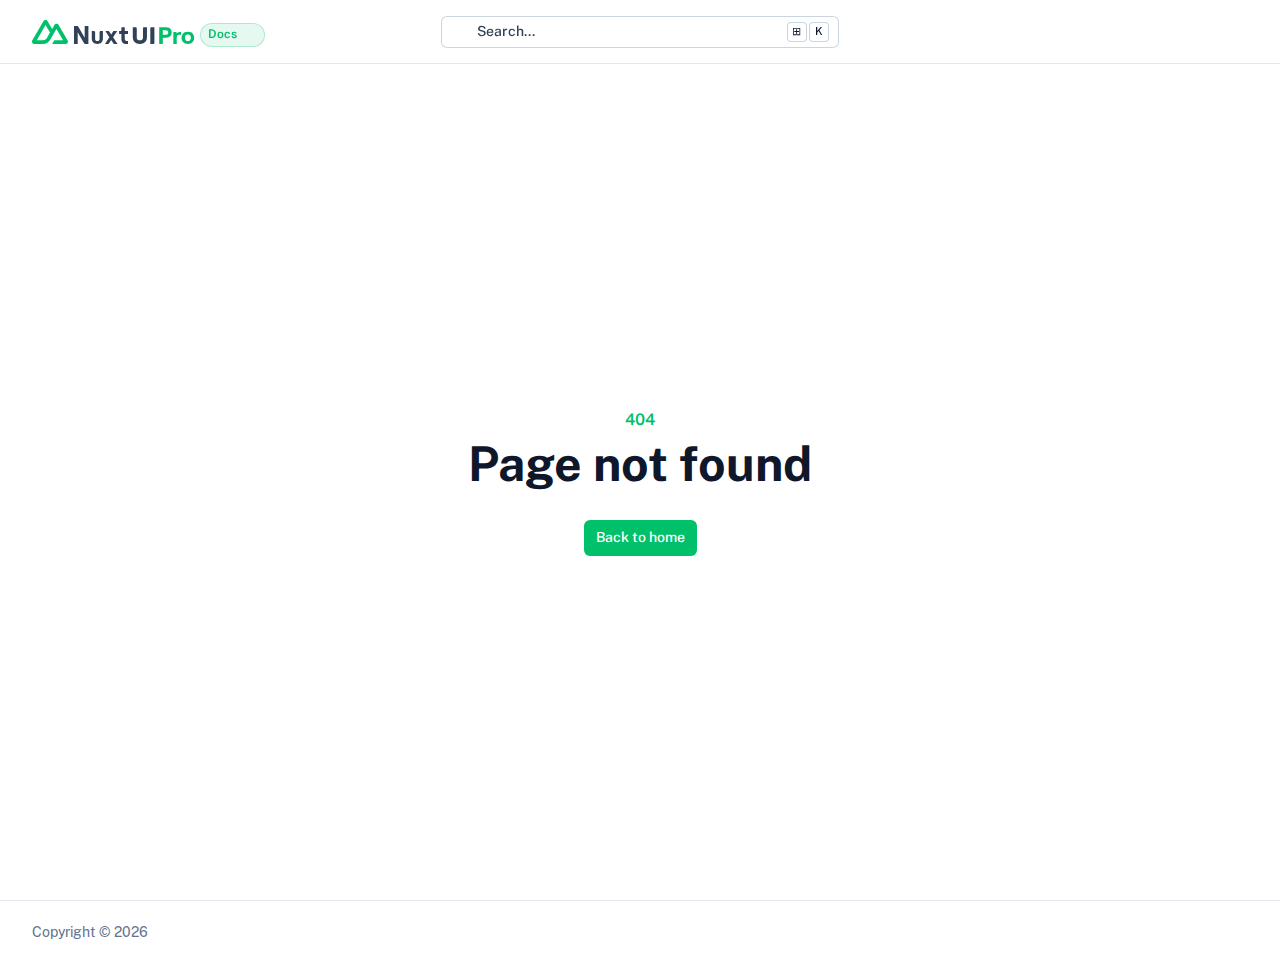
<file: 200.html>
<!DOCTYPE html><html><head><meta charset="utf-8"><meta name="viewport" content="width=device-width, initial-scale=1"><link rel="stylesheet" href="/_nuxt/entry.BOuqJrMc.css" crossorigin><link rel="modulepreload" as="script" crossorigin href="/_nuxt/B73AwLo8.js"><link rel="prefetch" as="style" crossorigin href="/_nuxt/index.CQDS1B24.css"><link rel="prefetch" as="script" crossorigin href="/_nuxt/C-cB34Fz.js"><link rel="prefetch" as="script" crossorigin href="/_nuxt/Di9Zfv5G.js"><link rel="prefetch" as="script" crossorigin href="/_nuxt/DzWTeqUv.js"><link rel="prefetch" as="script" crossorigin href="/_nuxt/DvcmqTLB.js"><link rel="prefetch" as="script" crossorigin href="/_nuxt/D0KGNQpm.js"><link rel="prefetch" as="script" crossorigin href="/_nuxt/BZxkLUdC.js"><script type="module" src="/_nuxt/B73AwLo8.js" crossorigin></script><script>"use strict";(()=>{const t=window,e=document.documentElement,c=["dark","light"],n=getStorageValue("localStorage","nuxt-color-mode")||"system";let i=n==="system"?u():n;const r=e.getAttribute("data-color-mode-forced");r&&(i=r),l(i),t["__NUXT_COLOR_MODE__"]={preference:n,value:i,getColorScheme:u,addColorScheme:l,removeColorScheme:d};function l(o){const s=""+o+"",a="";e.classList?e.classList.add(s):e.className+=" "+s,a&&e.setAttribute("data-"+a,o)}function d(o){const s=""+o+"",a="";e.classList?e.classList.remove(s):e.className=e.className.replace(new RegExp(s,"g"),""),a&&e.removeAttribute("data-"+a)}function f(o){return t.matchMedia("(prefers-color-scheme"+o+")")}function u(){if(t.matchMedia&&f("").media!=="not all"){for(const o of c)if(f(":"+o).matches)return o}return"light"}})();function getStorageValue(t,e){switch(t){case"localStorage":return window.localStorage.getItem(e);case"sessionStorage":return window.sessionStorage.getItem(e);case"cookie":return getCookie(e);default:return null}}function getCookie(t){const c=("; "+window.document.cookie).split("; "+t+"=");if(c.length===2)return c.pop()?.split(";").shift()}</script></head><body><div id="__nuxt" class="i s o l a t e"></div><div id="teleports"></div><script>window.__NUXT_SITE_CONFIG__={_priority:{name:-10,env:-15},env:"production",name:"nuxt-ui-pro-template-docs"}</script><script type="application/json" data-nuxt-data="nuxt-app" data-ssr="false" id="__NUXT_DATA__">[{"prerenderedAt":1,"serverRendered":2},1741477500523,false]</script><script>window.__NUXT__={};window.__NUXT__.config={public:{content:{wsUrl:""},mdc:{components:{prose:true,map:{accordion:"ProseAccordion","accordion-item":"ProseAccordionItem",badge:"ProseBadge",callout:"ProseCallout",card:"ProseCard","card-group":"ProseCardGroup",caution:"ProseCaution","code-collapse":"ProseCodeCollapse","code-group":"ProseCodeGroup","code-icon":"ProseCodeIcon","code-preview":"ProseCodePreview","code-tree":"ProseCodeTree",collapsible:"ProseCollapsible",field:"ProseField","field-group":"ProseFieldGroup",icon:"ProseIcon",kbd:"ProseKbd",note:"ProseNote",steps:"ProseSteps",tabs:"ProseTabs","tabs-item":"ProseTabsItem",tip:"ProseTip",warning:"ProseWarning"}},headings:{anchorLinks:{h1:false,h2:true,h3:true,h4:true,h5:false,h6:false}}},preview:{api:"https://api.nuxt.studio",iframeMessagingAllowedOrigins:""}},app:{baseURL:"/",buildId:"eb0ae853-e513-4d31-a894-11a2a73eca28",buildAssetsDir:"/_nuxt/",cdnURL:""}}</script></body></html>
</file>
<file: _nuxt/entry.BOuqJrMc.css>
@font-face{font-family:Public Sans;src:local("Public Sans Variable Italic"),url(../_fonts/ijwTs572Xtc6ZYQws9YVwnNDTJPax8s3JimW3w-sCERaUJl2X.woff2) format(woff2);font-display:swap;unicode-range:U+0102-0103,U+0110-0111,U+0128-0129,U+0168-0169,U+01A0-01A1,U+01AF-01B0,U+0300-0301,U+0303-0304,U+0308-0309,U+0323,U+0329,U+1EA0-1EF9,U+20AB;font-weight:100 900;font-style:italic}@font-face{font-family:"Public Sans Fallback: Arial";src:local("Arial");size-adjust:104.8675%;ascent-override:90.5905%;descent-override:21.4557%;line-gap-override:0%}@font-face{font-family:Public Sans;src:local("Public Sans Variable Italic"),url(../_fonts/ijwTs572Xtc6ZYQws9YVwnNDTJLax8s3JimW3w-00TsuLFl1k.woff2) format(woff2);font-display:swap;unicode-range:U+0100-02BA,U+02BD-02C5,U+02C7-02CC,U+02CE-02D7,U+02DD-02FF,U+0304,U+0308,U+0329,U+1D00-1DBF,U+1E00-1E9F,U+1EF2-1EFF,U+2020,U+20A0-20AB,U+20AD-20C0,U+2113,U+2C60-2C7F,U+A720-A7FF;font-weight:100 900;font-style:italic}@font-face{font-family:Public Sans;src:local("Public Sans Variable Italic"),url(../_fonts/ijwTs572Xtc6ZYQws9YVwnNDTJzax8s3Jik-axtdFxHmCA.woff2) format(woff2);font-display:swap;unicode-range:U+0000-00FF,U+0131,U+0152-0153,U+02BB-02BC,U+02C6,U+02DA,U+02DC,U+0304,U+0308,U+0329,U+2000-206F,U+20AC,U+2122,U+2191,U+2193,U+2212,U+2215,U+FEFF,U+FFFD;font-weight:100 900;font-style:italic}@font-face{font-family:Public Sans;src:local("Public Sans Variable"),url(../_fonts/ijwRs572Xtc6ZYQws9YVwnNJfJ7QwOk1Fig-lkVwxNJxNz.woff2) format(woff2);font-display:swap;unicode-range:U+0102-0103,U+0110-0111,U+0128-0129,U+0168-0169,U+01A0-01A1,U+01AF-01B0,U+0300-0301,U+0303-0304,U+0308-0309,U+0323,U+0329,U+1EA0-1EF9,U+20AB;font-weight:100 900;font-style:normal}@font-face{font-family:Public Sans;src:local("Public Sans Variable"),url(../_fonts/ijwRs572Xtc6ZYQws9YVwnNIfJ7QwOk1Fig-YaB7ezPpzS.woff2) format(woff2);font-display:swap;unicode-range:U+0100-02BA,U+02BD-02C5,U+02C7-02CC,U+02CE-02D7,U+02DD-02FF,U+0304,U+0308,U+0329,U+1D00-1DBF,U+1E00-1E9F,U+1EF2-1EFF,U+2020,U+20A0-20AB,U+20AD-20C0,U+2113,U+2C60-2C7F,U+A720-A7FF;font-weight:100 900;font-style:normal}@font-face{font-family:Public Sans;src:local("Public Sans Variable"),url(../_fonts/ijwRs572Xtc6ZYQws9YVwnNGfJ7QwOk1-XeAcsqe881.woff2) format(woff2);font-display:swap;unicode-range:U+0000-00FF,U+0131,U+0152-0153,U+02BB-02BC,U+02C6,U+02DA,U+02DC,U+0304,U+0308,U+0329,U+2000-206F,U+20AC,U+2122,U+2191,U+2193,U+2212,U+2215,U+FEFF,U+FFFD;font-weight:100 900;font-style:normal}@font-face{font-family:Public Sans;src:local("Public Sans Thin Italic"),url(../_fonts/ijwAs572Xtc6ZYQws9YVwnNDZpDyNjGolS673tpRgQcu-1BfhiQvIHl.woff) format(woff);font-display:swap;font-weight:100;font-style:italic}@font-face{font-family:Public Sans;src:local("Public Sans ExtraLight Italic"),url(../_fonts/ijwAs572Xtc6ZYQws9YVwnNDZpDyNjGolS673trRgAcu-IjTQUx6iQb.woff) format(woff);font-display:swap;font-weight:200;font-style:italic}@font-face{font-family:Public Sans;src:local("Public Sans Light Italic"),url(../_fonts/ijwAs572Xtc6ZYQws9YVwnNDZpDyNjGolS673toPgAcu-hCF8d9bnlJ.woff) format(woff);font-display:swap;font-weight:300;font-style:italic}@font-face{font-family:Public Sans;src:local("Public Sans Regular Italic"),local("Public Sans Italic"),url(../_fonts/ijwAs572Xtc6ZYQws9YVwnNDZpDyNjGolS673tpRgAcu-ucHmm4rERh.woff) format(woff);font-display:swap;font-weight:400;font-style:italic}@font-face{font-family:Public Sans;src:local("Public Sans Medium Italic"),url(../_fonts/ijwAs572Xtc6ZYQws9YVwnNDZpDyNjGolS673tpjgAcu-vj2DXQ1rSN.woff) format(woff);font-display:swap;font-weight:500;font-style:italic}@font-face{font-family:Public Sans;src:local("Public Sans SemiBold Italic"),url(../_fonts/ijwAs572Xtc6ZYQws9YVwnNDZpDyNjGolS673tqPhwcu-GhRoah9aYI.woff) format(woff);font-display:swap;font-weight:600;font-style:italic}@font-face{font-family:Public Sans;src:local("Public Sans Bold Italic"),url(../_fonts/ijwAs572Xtc6ZYQws9YVwnNDZpDyNjGolS673tq2hwcu-3uXVypHDSf.woff) format(woff);font-display:swap;font-weight:700;font-style:italic}@font-face{font-family:Public Sans;src:local("Public Sans ExtraBold Italic"),url(../_fonts/ijwAs572Xtc6ZYQws9YVwnNDZpDyNjGolS673trRhwcu-WbCRjRYl8x.woff) format(woff);font-display:swap;font-weight:800;font-style:italic}@font-face{font-family:Public Sans;src:local("Public Sans Black Italic"),url(../_fonts/ijwAs572Xtc6ZYQws9YVwnNDZpDyNjGolS673tr4hwcu-WtLRb9vgYJ.woff) format(woff);font-display:swap;font-weight:900;font-style:italic}@font-face{font-family:Public Sans;src:local("Public Sans Thin"),url(../_fonts/ijwGs572Xtc6ZYQws9YVwllKVG8qX1oyOymuFpi5wA-aeRLpua9RZ.woff) format(woff);font-display:swap;font-weight:100;font-style:normal}@font-face{font-family:Public Sans;src:local("Public Sans ExtraLight"),url(../_fonts/ijwGs572Xtc6ZYQws9YVwllKVG8qX1oyOymulpm5wA-yuTQLA8K24.woff) format(woff);font-display:swap;font-weight:200;font-style:normal}@font-face{font-family:Public Sans;src:local("Public Sans Light"),url(../_fonts/ijwGs572Xtc6ZYQws9YVwllKVG8qX1oyOymuSJm5wA-o2sscYTPjt.woff) format(woff);font-display:swap;font-weight:300;font-style:normal}@font-face{font-family:Public Sans;src:local("Public Sans Regular"),local("Public Sans"),url(../_fonts/ijwGs572Xtc6ZYQws9YVwllKVG8qX1oyOymuFpm5wA-Cva6Psy4xY.woff) format(woff);font-display:swap;font-weight:400;font-style:normal}@font-face{font-family:Public Sans;src:local("Public Sans Medium"),url(../_fonts/ijwGs572Xtc6ZYQws9YVwllKVG8qX1oyOymuJJm5wA-Pud58BMWd5.woff) format(woff);font-display:swap;font-weight:500;font-style:normal}@font-face{font-family:Public Sans;src:local("Public Sans SemiBold"),url(../_fonts/ijwGs572Xtc6ZYQws9YVwllKVG8qX1oyOymuyJ65wA-ZiOoaNJ5FR.woff) format(woff);font-display:swap;font-weight:600;font-style:normal}@font-face{font-family:Public Sans;src:local("Public Sans Bold"),url(../_fonts/ijwGs572Xtc6ZYQws9YVwllKVG8qX1oyOymu8Z65wA-pHcKT8Xdpf.woff) format(woff);font-display:swap;font-weight:700;font-style:normal}@font-face{font-family:Public Sans;src:local("Public Sans ExtraBold"),url(../_fonts/ijwGs572Xtc6ZYQws9YVwllKVG8qX1oyOymulp65wA-482ARGYL1z.woff) format(woff);font-display:swap;font-weight:800;font-style:normal}@font-face{font-family:Public Sans;src:local("Public Sans Black"),url(../_fonts/ijwGs572Xtc6ZYQws9YVwllKVG8qX1oyOymuv565wA-piSMXPa7RW.woff) format(woff);font-display:swap;font-weight:900;font-style:normal}/*! tailwindcss v4.0.12 | MIT License | https://tailwindcss.com */@layer theme{:host,:root{--font-sans:"Public Sans",sans-serif;--font-serif:ui-serif,Georgia,Cambria,"Times New Roman",Times,serif;--font-mono:ui-monospace,SFMono-Regular,Menlo,Monaco,Consolas,"Liberation Mono","Courier New",monospace;--color-red-50:oklch(.971 .013 17.38);--color-red-100:oklch(.936 .032 17.717);--color-red-200:oklch(.885 .062 18.334);--color-red-300:oklch(.808 .114 19.571);--color-red-400:oklch(.704 .191 22.216);--color-red-500:oklch(.637 .237 25.331);--color-red-600:oklch(.577 .245 27.325);--color-red-700:oklch(.505 .213 27.518);--color-red-800:oklch(.444 .177 26.899);--color-red-900:oklch(.396 .141 25.723);--color-red-950:oklch(.258 .092 26.042);--color-orange-50:oklch(.98 .016 73.684);--color-orange-100:oklch(.954 .038 75.164);--color-orange-200:oklch(.901 .076 70.697);--color-orange-300:oklch(.837 .128 66.29);--color-orange-400:oklch(.75 .183 55.934);--color-orange-500:oklch(.705 .213 47.604);--color-orange-600:oklch(.646 .222 41.116);--color-orange-700:oklch(.553 .195 38.402);--color-orange-800:oklch(.47 .157 37.304);--color-orange-900:oklch(.408 .123 38.172);--color-orange-950:oklch(.266 .079 36.259);--color-amber-50:oklch(.987 .022 95.277);--color-amber-100:oklch(.962 .059 95.617);--color-amber-200:oklch(.924 .12 95.746);--color-amber-300:oklch(.879 .169 91.605);--color-amber-400:oklch(.828 .189 84.429);--color-amber-500:oklch(.769 .188 70.08);--color-amber-600:oklch(.666 .179 58.318);--color-amber-700:oklch(.555 .163 48.998);--color-amber-800:oklch(.473 .137 46.201);--color-amber-900:oklch(.414 .112 45.904);--color-amber-950:oklch(.279 .077 45.635);--color-yellow-50:oklch(.987 .026 102.212);--color-yellow-100:oklch(.973 .071 103.193);--color-yellow-200:oklch(.945 .129 101.54);--color-yellow-300:oklch(.905 .182 98.111);--color-yellow-400:oklch(.852 .199 91.936);--color-yellow-500:oklch(.795 .184 86.047);--color-yellow-600:oklch(.681 .162 75.834);--color-yellow-700:oklch(.554 .135 66.442);--color-yellow-800:oklch(.476 .114 61.907);--color-yellow-900:oklch(.421 .095 57.708);--color-yellow-950:oklch(.286 .066 53.813);--color-lime-50:oklch(.986 .031 120.757);--color-lime-100:oklch(.967 .067 122.328);--color-lime-200:oklch(.938 .127 124.321);--color-lime-300:oklch(.897 .196 126.665);--color-lime-400:oklch(.841 .238 128.85);--color-lime-500:oklch(.768 .233 130.85);--color-lime-600:oklch(.648 .2 131.684);--color-lime-700:oklch(.532 .157 131.589);--color-lime-800:oklch(.453 .124 130.933);--color-lime-900:oklch(.405 .101 131.063);--color-lime-950:oklch(.274 .072 132.109);--color-green-50:#effdf5;--color-green-100:#d9fbe8;--color-green-200:#b3f5d1;--color-green-300:#75edae;--color-green-400:#00dc82;--color-green-500:#00c16a;--color-green-600:#00a155;--color-green-700:#007f45;--color-green-800:#016538;--color-green-900:#0a5331;--color-green-950:#052e16;--color-emerald-50:oklch(.979 .021 166.113);--color-emerald-100:oklch(.95 .052 163.051);--color-emerald-200:oklch(.905 .093 164.15);--color-emerald-300:oklch(.845 .143 164.978);--color-emerald-400:oklch(.765 .177 163.223);--color-emerald-500:oklch(.696 .17 162.48);--color-emerald-600:oklch(.596 .145 163.225);--color-emerald-700:oklch(.508 .118 165.612);--color-emerald-800:oklch(.432 .095 166.913);--color-emerald-900:oklch(.378 .077 168.94);--color-emerald-950:oklch(.262 .051 172.552);--color-teal-50:oklch(.984 .014 180.72);--color-teal-100:oklch(.953 .051 180.801);--color-teal-200:oklch(.91 .096 180.426);--color-teal-300:oklch(.855 .138 181.071);--color-teal-400:oklch(.777 .152 181.912);--color-teal-500:oklch(.704 .14 182.503);--color-teal-600:oklch(.6 .118 184.704);--color-teal-700:oklch(.511 .096 186.391);--color-teal-800:oklch(.437 .078 188.216);--color-teal-900:oklch(.386 .063 188.416);--color-teal-950:oklch(.277 .046 192.524);--color-cyan-50:oklch(.984 .019 200.873);--color-cyan-100:oklch(.956 .045 203.388);--color-cyan-200:oklch(.917 .08 205.041);--color-cyan-300:oklch(.865 .127 207.078);--color-cyan-400:oklch(.789 .154 211.53);--color-cyan-500:oklch(.715 .143 215.221);--color-cyan-600:oklch(.609 .126 221.723);--color-cyan-700:oklch(.52 .105 223.128);--color-cyan-800:oklch(.45 .085 224.283);--color-cyan-900:oklch(.398 .07 227.392);--color-cyan-950:oklch(.302 .056 229.695);--color-sky-50:oklch(.977 .013 236.62);--color-sky-100:oklch(.951 .026 236.824);--color-sky-200:oklch(.901 .058 230.902);--color-sky-300:oklch(.828 .111 230.318);--color-sky-400:oklch(.746 .16 232.661);--color-sky-500:oklch(.685 .169 237.323);--color-sky-600:oklch(.588 .158 241.966);--color-sky-700:oklch(.5 .134 242.749);--color-sky-800:oklch(.443 .11 240.79);--color-sky-900:oklch(.391 .09 240.876);--color-sky-950:oklch(.293 .066 243.157);--color-blue-50:oklch(.97 .014 254.604);--color-blue-100:oklch(.932 .032 255.585);--color-blue-200:oklch(.882 .059 254.128);--color-blue-300:oklch(.809 .105 251.813);--color-blue-400:oklch(.707 .165 254.624);--color-blue-500:oklch(.623 .214 259.815);--color-blue-600:oklch(.546 .245 262.881);--color-blue-700:oklch(.488 .243 264.376);--color-blue-800:oklch(.424 .199 265.638);--color-blue-900:oklch(.379 .146 265.522);--color-blue-950:oklch(.282 .091 267.935);--color-indigo-50:oklch(.962 .018 272.314);--color-indigo-100:oklch(.93 .034 272.788);--color-indigo-200:oklch(.87 .065 274.039);--color-indigo-300:oklch(.785 .115 274.713);--color-indigo-400:oklch(.673 .182 276.935);--color-indigo-500:oklch(.585 .233 277.117);--color-indigo-600:oklch(.511 .262 276.966);--color-indigo-700:oklch(.457 .24 277.023);--color-indigo-800:oklch(.398 .195 277.366);--color-indigo-900:oklch(.359 .144 278.697);--color-indigo-950:oklch(.257 .09 281.288);--color-violet-50:oklch(.969 .016 293.756);--color-violet-100:oklch(.943 .029 294.588);--color-violet-200:oklch(.894 .057 293.283);--color-violet-300:oklch(.811 .111 293.571);--color-violet-400:oklch(.702 .183 293.541);--color-violet-500:oklch(.606 .25 292.717);--color-violet-600:oklch(.541 .281 293.009);--color-violet-700:oklch(.491 .27 292.581);--color-violet-800:oklch(.432 .232 292.759);--color-violet-900:oklch(.38 .189 293.745);--color-violet-950:oklch(.283 .141 291.089);--color-purple-50:oklch(.977 .014 308.299);--color-purple-100:oklch(.946 .033 307.174);--color-purple-200:oklch(.902 .063 306.703);--color-purple-300:oklch(.827 .119 306.383);--color-purple-400:oklch(.714 .203 305.504);--color-purple-500:oklch(.627 .265 303.9);--color-purple-600:oklch(.558 .288 302.321);--color-purple-700:oklch(.496 .265 301.924);--color-purple-800:oklch(.438 .218 303.724);--color-purple-900:oklch(.381 .176 304.987);--color-purple-950:oklch(.291 .149 302.717);--color-fuchsia-50:oklch(.977 .017 320.058);--color-fuchsia-100:oklch(.952 .037 318.852);--color-fuchsia-200:oklch(.903 .076 319.62);--color-fuchsia-300:oklch(.833 .145 321.434);--color-fuchsia-400:oklch(.74 .238 322.16);--color-fuchsia-500:oklch(.667 .295 322.15);--color-fuchsia-600:oklch(.591 .293 322.896);--color-fuchsia-700:oklch(.518 .253 323.949);--color-fuchsia-800:oklch(.452 .211 324.591);--color-fuchsia-900:oklch(.401 .17 325.612);--color-fuchsia-950:oklch(.293 .136 325.661);--color-pink-50:oklch(.971 .014 343.198);--color-pink-100:oklch(.948 .028 342.258);--color-pink-200:oklch(.899 .061 343.231);--color-pink-300:oklch(.823 .12 346.018);--color-pink-400:oklch(.718 .202 349.761);--color-pink-500:oklch(.656 .241 354.308);--color-pink-600:oklch(.592 .249 .584);--color-pink-700:oklch(.525 .223 3.958);--color-pink-800:oklch(.459 .187 3.815);--color-pink-900:oklch(.408 .153 2.432);--color-pink-950:oklch(.284 .109 3.907);--color-rose-50:oklch(.969 .015 12.422);--color-rose-100:oklch(.941 .03 12.58);--color-rose-200:oklch(.892 .058 10.001);--color-rose-300:oklch(.81 .117 11.638);--color-rose-400:oklch(.712 .194 13.428);--color-rose-500:oklch(.645 .246 16.439);--color-rose-600:oklch(.586 .253 17.585);--color-rose-700:oklch(.514 .222 16.935);--color-rose-800:oklch(.455 .188 13.697);--color-rose-900:oklch(.41 .159 10.272);--color-rose-950:oklch(.271 .105 12.094);--color-slate-50:oklch(.984 .003 247.858);--color-slate-100:oklch(.968 .007 247.896);--color-slate-200:oklch(.929 .013 255.508);--color-slate-300:oklch(.869 .022 252.894);--color-slate-400:oklch(.704 .04 256.788);--color-slate-500:oklch(.554 .046 257.417);--color-slate-600:oklch(.446 .043 257.281);--color-slate-700:oklch(.372 .044 257.287);--color-slate-800:oklch(.279 .041 260.031);--color-slate-900:oklch(.208 .042 265.755);--color-slate-950:oklch(.129 .042 264.695);--color-gray-50:oklch(.985 .002 247.839);--color-gray-100:oklch(.967 .003 264.542);--color-gray-200:oklch(.928 .006 264.531);--color-gray-300:oklch(.872 .01 258.338);--color-gray-400:oklch(.707 .022 261.325);--color-gray-500:oklch(.551 .027 264.364);--color-gray-600:oklch(.446 .03 256.802);--color-gray-700:oklch(.373 .034 259.733);--color-gray-800:oklch(.278 .033 256.848);--color-gray-900:oklch(.21 .034 264.665);--color-gray-950:oklch(.13 .028 261.692);--color-zinc-50:oklch(.985 0 0);--color-zinc-100:oklch(.967 .001 286.375);--color-zinc-200:oklch(.92 .004 286.32);--color-zinc-300:oklch(.871 .006 286.286);--color-zinc-400:oklch(.705 .015 286.067);--color-zinc-500:oklch(.552 .016 285.938);--color-zinc-600:oklch(.442 .017 285.786);--color-zinc-700:oklch(.37 .013 285.805);--color-zinc-800:oklch(.274 .006 286.033);--color-zinc-900:oklch(.21 .006 285.885);--color-zinc-950:oklch(.141 .005 285.823);--color-neutral-50:var(--ui-color-neutral-50);--color-neutral-100:var(--ui-color-neutral-100);--color-neutral-200:var(--ui-color-neutral-200);--color-neutral-300:var(--ui-color-neutral-300);--color-neutral-400:var(--ui-color-neutral-400);--color-neutral-500:var(--ui-color-neutral-500);--color-neutral-600:var(--ui-color-neutral-600);--color-neutral-700:var(--ui-color-neutral-700);--color-neutral-800:var(--ui-color-neutral-800);--color-neutral-900:var(--ui-color-neutral-900);--color-neutral-950:var(--ui-color-neutral-950);--color-stone-50:oklch(.985 .001 106.423);--color-stone-100:oklch(.97 .001 106.424);--color-stone-200:oklch(.923 .003 48.717);--color-stone-300:oklch(.869 .005 56.366);--color-stone-400:oklch(.709 .01 56.259);--color-stone-500:oklch(.553 .013 58.071);--color-stone-600:oklch(.444 .011 73.639);--color-stone-700:oklch(.374 .01 67.558);--color-stone-800:oklch(.268 .007 34.298);--color-stone-900:oklch(.216 .006 56.043);--color-stone-950:oklch(.147 .004 49.25);--color-black:#000;--color-white:#fff;--spacing:.25rem;--breakpoint-sm:40rem;--breakpoint-md:48rem;--breakpoint-lg:64rem;--breakpoint-xl:80rem;--breakpoint-2xl:96rem;--container-3xs:16rem;--container-2xs:18rem;--container-xs:20rem;--container-sm:24rem;--container-md:28rem;--container-lg:32rem;--container-xl:36rem;--container-2xl:42rem;--container-3xl:48rem;--container-4xl:56rem;--container-5xl:64rem;--container-6xl:72rem;--container-7xl:80rem;--text-xs:.75rem;--text-xs--line-height:1.33333;--text-sm:.875rem;--text-sm--line-height:1.42857;--text-base:1rem;--text-base--line-height:1.5;--text-lg:1.125rem;--text-lg--line-height:1.55556;--text-xl:1.25rem;--text-xl--line-height:1.4;--text-2xl:1.5rem;--text-2xl--line-height:1.33333;--text-3xl:1.875rem;--text-3xl--line-height:1.2;--text-4xl:2.25rem;--text-4xl--line-height:1.11111;--text-5xl:3rem;--text-5xl--line-height:1;--text-6xl:3.75rem;--text-6xl--line-height:1;--text-7xl:4.5rem;--text-7xl--line-height:1;--text-8xl:6rem;--text-8xl--line-height:1;--text-9xl:8rem;--text-9xl--line-height:1;--font-weight-thin:100;--font-weight-extralight:200;--font-weight-light:300;--font-weight-normal:400;--font-weight-medium:500;--font-weight-semibold:600;--font-weight-bold:700;--font-weight-extrabold:800;--font-weight-black:900;--tracking-tighter:-.05em;--tracking-tight:-.025em;--tracking-normal:0em;--tracking-wide:.025em;--tracking-wider:.05em;--tracking-widest:.1em;--leading-tight:1.25;--leading-snug:1.375;--leading-normal:1.5;--leading-relaxed:1.625;--leading-loose:2;--radius-xs:.125rem;--radius-sm:.25rem;--radius-md:.375rem;--radius-lg:.5rem;--radius-xl:.75rem;--radius-2xl:1rem;--radius-3xl:1.5rem;--radius-4xl:2rem;--shadow-2xs:0 1px #0000000d;--shadow-xs:0 1px 2px 0 #0000000d;--shadow-sm:0 1px 3px 0 #0000001a,0 1px 2px -1px #0000001a;--shadow-md:0 4px 6px -1px #0000001a,0 2px 4px -2px #0000001a;--shadow-lg:0 10px 15px -3px #0000001a,0 4px 6px -4px #0000001a;--shadow-xl:0 20px 25px -5px #0000001a,0 8px 10px -6px #0000001a;--shadow-2xl:0 25px 50px -12px #00000040;--inset-shadow-2xs:inset 0 1px #0000000d;--inset-shadow-xs:inset 0 1px 1px #0000000d;--inset-shadow-sm:inset 0 2px 4px #0000000d;--drop-shadow-xs:0 1px 1px #0000000d;--drop-shadow-sm:0 1px 2px #00000026;--drop-shadow-md:0 3px 3px #0000001f;--drop-shadow-lg:0 4px 4px #00000026;--drop-shadow-xl:0 9px 7px #0000001a;--drop-shadow-2xl:0 25px 25px #00000026;--ease-in:cubic-bezier(.4,0,1,1);--ease-out:cubic-bezier(0,0,.2,1);--ease-in-out:cubic-bezier(.4,0,.2,1);--animate-spin:spin 1s linear infinite;--animate-ping:ping 1s cubic-bezier(0,0,.2,1)infinite;--animate-pulse:pulse 2s cubic-bezier(.4,0,.6,1)infinite;--animate-bounce:bounce 1s infinite;--blur-xs:4px;--blur-sm:8px;--blur-md:12px;--blur-lg:16px;--blur-xl:24px;--blur-2xl:40px;--blur-3xl:64px;--perspective-dramatic:100px;--perspective-near:300px;--perspective-normal:500px;--perspective-midrange:800px;--perspective-distant:1200px;--aspect-video:16/9;--default-transition-duration:.15s;--default-transition-timing-function:cubic-bezier(.4,0,.2,1);--default-font-family:var(--font-sans);--default-font-feature-settings:var(--font-sans--font-feature-settings);--default-font-variation-settings:var(--font-sans--font-variation-settings);--default-mono-font-family:var(--font-mono);--default-mono-font-feature-settings:var(--font-mono--font-feature-settings);--default-mono-font-variation-settings:var(--font-mono--font-variation-settings);--color-old-neutral-50:oklch(.985 0 0);--color-old-neutral-100:oklch(.97 0 0);--color-old-neutral-200:oklch(.922 0 0);--color-old-neutral-300:oklch(.87 0 0);--color-old-neutral-400:oklch(.708 0 0);--color-old-neutral-500:oklch(.556 0 0);--color-old-neutral-600:oklch(.439 0 0);--color-old-neutral-700:oklch(.371 0 0);--color-old-neutral-800:oklch(.269 0 0);--color-old-neutral-900:oklch(.205 0 0);--color-old-neutral-950:oklch(.145 0 0);--color-primary-50:var(--ui-color-primary-50);--color-primary-100:var(--ui-color-primary-100);--color-primary-200:var(--ui-color-primary-200);--color-primary-300:var(--ui-color-primary-300);--color-primary-400:var(--ui-color-primary-400);--color-primary-500:var(--ui-color-primary-500);--color-primary-600:var(--ui-color-primary-600);--color-primary-700:var(--ui-color-primary-700);--color-primary-800:var(--ui-color-primary-800);--color-primary-900:var(--ui-color-primary-900);--color-primary-950:var(--ui-color-primary-950);--color-secondary-50:var(--ui-color-secondary-50);--color-secondary-100:var(--ui-color-secondary-100);--color-secondary-200:var(--ui-color-secondary-200);--color-secondary-300:var(--ui-color-secondary-300);--color-secondary-400:var(--ui-color-secondary-400);--color-secondary-500:var(--ui-color-secondary-500);--color-secondary-600:var(--ui-color-secondary-600);--color-secondary-700:var(--ui-color-secondary-700);--color-secondary-800:var(--ui-color-secondary-800);--color-secondary-900:var(--ui-color-secondary-900);--color-secondary-950:var(--ui-color-secondary-950);--color-success-50:var(--ui-color-success-50);--color-success-100:var(--ui-color-success-100);--color-success-200:var(--ui-color-success-200);--color-success-300:var(--ui-color-success-300);--color-success-400:var(--ui-color-success-400);--color-success-500:var(--ui-color-success-500);--color-success-600:var(--ui-color-success-600);--color-success-700:var(--ui-color-success-700);--color-success-800:var(--ui-color-success-800);--color-success-900:var(--ui-color-success-900);--color-success-950:var(--ui-color-success-950);--color-info-50:var(--ui-color-info-50);--color-info-100:var(--ui-color-info-100);--color-info-200:var(--ui-color-info-200);--color-info-300:var(--ui-color-info-300);--color-info-400:var(--ui-color-info-400);--color-info-500:var(--ui-color-info-500);--color-info-600:var(--ui-color-info-600);--color-info-700:var(--ui-color-info-700);--color-info-800:var(--ui-color-info-800);--color-info-900:var(--ui-color-info-900);--color-info-950:var(--ui-color-info-950);--color-warning-50:var(--ui-color-warning-50);--color-warning-100:var(--ui-color-warning-100);--color-warning-200:var(--ui-color-warning-200);--color-warning-300:var(--ui-color-warning-300);--color-warning-400:var(--ui-color-warning-400);--color-warning-500:var(--ui-color-warning-500);--color-warning-600:var(--ui-color-warning-600);--color-warning-700:var(--ui-color-warning-700);--color-warning-800:var(--ui-color-warning-800);--color-warning-900:var(--ui-color-warning-900);--color-warning-950:var(--ui-color-warning-950);--color-error-50:var(--ui-color-error-50);--color-error-100:var(--ui-color-error-100);--color-error-200:var(--ui-color-error-200);--color-error-300:var(--ui-color-error-300);--color-error-400:var(--ui-color-error-400);--color-error-500:var(--ui-color-error-500);--color-error-600:var(--ui-color-error-600);--color-error-700:var(--ui-color-error-700);--color-error-800:var(--ui-color-error-800);--color-error-900:var(--ui-color-error-900);--color-error-950:var(--ui-color-error-950)}}@layer base{*,::backdrop,:after,:before{border:0 solid;box-sizing:border-box;margin:0;padding:0}::file-selector-button{border:0 solid;box-sizing:border-box;margin:0;padding:0}:host,html{-webkit-text-size-adjust:100%;font-family:var(--default-font-family,ui-sans-serif,system-ui,sans-serif,"Apple Color Emoji","Segoe UI Emoji","Segoe UI Symbol","Noto Color Emoji");font-feature-settings:var(--default-font-feature-settings,normal);font-variation-settings:var(--default-font-variation-settings,normal);line-height:1.5;-moz-tab-size:4;-o-tab-size:4;tab-size:4;-webkit-tap-highlight-color:transparent}body{line-height:inherit}hr{border-top-width:1px;color:inherit;height:0}abbr:where([title]){-webkit-text-decoration:underline dotted;text-decoration:underline dotted}h1,h2,h3,h4,h5,h6{font-size:inherit;font-weight:inherit}a{color:inherit;-webkit-text-decoration:inherit;text-decoration:inherit}b,strong{font-weight:bolder}code,kbd,pre,samp{font-family:var(--default-mono-font-family,ui-monospace,SFMono-Regular,Menlo,Monaco,Consolas,"Liberation Mono","Courier New",monospace);font-feature-settings:var(--default-mono-font-feature-settings,normal);font-size:1em;font-variation-settings:var(--default-mono-font-variation-settings,normal)}small{font-size:80%}sub,sup{font-size:75%;line-height:0;position:relative;vertical-align:baseline}sub{bottom:-.25em}sup{top:-.5em}table{border-collapse:collapse;border-color:inherit;text-indent:0}:-moz-focusring{outline:auto}progress{vertical-align:baseline}summary{display:list-item}menu,ol,ul{list-style:none}audio,canvas,embed,iframe,img,object,svg,video{display:block;vertical-align:middle}img,video{height:auto;max-width:100%}button,input,optgroup,select,textarea{background-color:#0000;border-radius:0;color:inherit;font:inherit;font-feature-settings:inherit;font-variation-settings:inherit;letter-spacing:inherit;opacity:1}::file-selector-button{background-color:#0000;border-radius:0;color:inherit;font:inherit;font-feature-settings:inherit;font-variation-settings:inherit;letter-spacing:inherit;opacity:1}:where(select:is([multiple],[size])) optgroup{font-weight:bolder}:where(select:is([multiple],[size])) optgroup option{padding-inline-start:20px}::file-selector-button{margin-inline-end:4px}::-moz-placeholder{color:color-mix(in oklab,currentColor 50%,transparent);opacity:1}::placeholder{color:color-mix(in oklab,currentColor 50%,transparent);opacity:1}textarea{resize:vertical}::-webkit-search-decoration{-webkit-appearance:none}::-webkit-date-and-time-value{min-height:1lh;text-align:inherit}::-webkit-datetime-edit{display:inline-flex}::-webkit-datetime-edit-fields-wrapper{padding:0}::-webkit-datetime-edit,::-webkit-datetime-edit-year-field{padding-block:0}::-webkit-datetime-edit-day-field,::-webkit-datetime-edit-month-field{padding-block:0}::-webkit-datetime-edit-hour-field,::-webkit-datetime-edit-minute-field{padding-block:0}::-webkit-datetime-edit-millisecond-field,::-webkit-datetime-edit-second-field{padding-block:0}::-webkit-datetime-edit-meridiem-field{padding-block:0}:-moz-ui-invalid{box-shadow:none}button,input:where([type=button],[type=reset],[type=submit]){-webkit-appearance:button;-moz-appearance:button;appearance:button}::file-selector-button{-webkit-appearance:button;-moz-appearance:button;appearance:button}::-webkit-inner-spin-button,::-webkit-outer-spin-button{height:auto}[hidden]:where(:not([hidden=until-found])){display:none!important}body{background-color:var(--ui-bg);color:var(--ui-text);-webkit-font-smoothing:antialiased;-moz-osx-font-smoothing:grayscale;color-scheme:light}body:where(.dark,.dark *){color-scheme:dark}.light,:root{--ui-text-dimmed:var(--ui-color-neutral-400);--ui-text-muted:var(--ui-color-neutral-500);--ui-text-toned:var(--ui-color-neutral-600);--ui-text:var(--ui-color-neutral-700);--ui-text-highlighted:var(--ui-color-neutral-900);--ui-bg:var(--color-white);--ui-bg-muted:var(--ui-color-neutral-50);--ui-bg-elevated:var(--ui-color-neutral-100);--ui-bg-accented:var(--ui-color-neutral-200);--ui-bg-inverted:var(--ui-color-neutral-900);--ui-border:var(--ui-color-neutral-200);--ui-border-muted:var(--ui-color-neutral-200);--ui-border-accented:var(--ui-color-neutral-300);--ui-border-inverted:var(--ui-color-neutral-900);--ui-radius:var(--radius-sm);--ui-container:var(--container-7xl)}.dark{--ui-text-dimmed:var(--ui-color-neutral-500);--ui-text-muted:var(--ui-color-neutral-400);--ui-text-toned:var(--ui-color-neutral-300);--ui-text:var(--ui-color-neutral-200);--ui-text-highlighted:var(--color-white);--ui-bg:var(--ui-color-neutral-900);--ui-bg-muted:var(--ui-color-neutral-800);--ui-bg-elevated:var(--ui-color-neutral-800);--ui-bg-accented:var(--ui-color-neutral-700);--ui-bg-inverted:var(--color-white);--ui-border:var(--ui-color-neutral-800);--ui-border-muted:var(--ui-color-neutral-700);--ui-border-accented:var(--ui-color-neutral-700);--ui-border-inverted:var(--color-white)}:root{--ui-header-height:calc(var(--spacing)*16)}}@layer components;@layer utilities{.pointer-events-auto{pointer-events:auto}.pointer-events-none{pointer-events:none}.collapse{visibility:collapse}.sr-only{clip:rect(0,0,0,0);border-width:0;height:1px;margin:-1px;overflow:hidden;padding:0;white-space:nowrap;width:1px}.absolute,.sr-only{position:absolute}.fixed{position:fixed}.relative{position:relative}.static{position:static}.sticky{position:sticky}.inset-0{inset:calc(var(--spacing)*0)}.inset-x-0{inset-inline:calc(var(--spacing)*0)}.inset-x-1{inset-inline:calc(var(--spacing)*1)}.inset-x-4{inset-inline:calc(var(--spacing)*4)}.inset-x-px{inset-inline:1px}.inset-y-0{inset-block:calc(var(--spacing)*0)}.inset-y-1{inset-block:calc(var(--spacing)*1)}.inset-y-2{inset-block:calc(var(--spacing)*2)}.inset-y-4{inset-block:calc(var(--spacing)*4)}.-start-12{inset-inline-start:calc(var(--spacing)*-12)}.-start-px{inset-inline-start:-1px}.start-0{inset-inline-start:calc(var(--spacing)*0)}.start-\[calc\(50\%\+16px\)\]{inset-inline-start:calc(50% + 16px)}.start-\[calc\(50\%\+20px\)\]{inset-inline-start:calc(50% + 20px)}.start-\[calc\(50\%\+28px\)\]{inset-inline-start:calc(50% + 28px)}.start-\[calc\(50\%\+32px\)\]{inset-inline-start:calc(50% + 32px)}.start-\[calc\(50\%\+36px\)\]{inset-inline-start:calc(50% + 36px)}.start-\[calc\(50\%-1px\)\]{inset-inline-start:calc(50% - 1px)}.-end-12{inset-inline-end:calc(var(--spacing)*-12)}.end-0{inset-inline-end:calc(var(--spacing)*0)}.end-4{inset-inline-end:calc(var(--spacing)*4)}.end-\[calc\(-50\%\+16px\)\]{inset-inline-end:calc(16px - 50%)}.end-\[calc\(-50\%\+20px\)\]{inset-inline-end:calc(20px - 50%)}.end-\[calc\(-50\%\+28px\)\]{inset-inline-end:calc(28px - 50%)}.end-\[calc\(-50\%\+32px\)\]{inset-inline-end:calc(32px - 50%)}.end-\[calc\(-50\%\+36px\)\]{inset-inline-end:calc(36px - 50%)}.-top-8{top:calc(var(--spacing)*-8)}.-top-12{top:calc(var(--spacing)*-12)}.top-\(--ui-header-height\){top:var(--ui-header-height)}.top-0{top:calc(var(--spacing)*0)}.top-0\.5{top:calc(var(--spacing)*.5)}.top-1{top:calc(var(--spacing)*1)}.top-1\/2{top:50%}.top-2{top:calc(var(--spacing)*2)}.top-4{top:calc(var(--spacing)*4)}.top-\[11px\]{top:11px}.top-\[30px\]{top:30px}.top-\[38px\]{top:38px}.top-\[46px\]{top:46px}.top-\[50\%\]{top:50%}.top-\[54px\]{top:54px}.top-\[62px\]{top:62px}.top-\[calc\(50\%-2px\)\]{top:calc(50% - 2px)}.top-full{top:100%}.right-0{right:calc(var(--spacing)*0)}.right-2{right:calc(var(--spacing)*2)}.right-4{right:calc(var(--spacing)*4)}.right-\[11px\]{right:11px}.-bottom-7{bottom:calc(var(--spacing)*-7)}.-bottom-12{bottom:calc(var(--spacing)*-12)}.-bottom-\[10px\]{bottom:-10px}.-bottom-px{bottom:-1px}.bottom-0{bottom:calc(var(--spacing)*0)}.bottom-4{bottom:calc(var(--spacing)*4)}.bottom-px{bottom:1px}.left-\(--reka-navigation-menu-viewport-left\){left:var(--reka-navigation-menu-viewport-left)}.left-0{left:calc(var(--spacing)*0)}.left-1\/2{left:50%}.left-4{left:calc(var(--spacing)*4)}.isolate{isolation:isolate}.z-\(--index\){z-index:var(--index)}.z-50{z-index:50}.z-\[-1\]{z-index:-1}.z-\[1\]{z-index:1}.z-\[100\]{z-index:100}.order-first{order:-9999}.order-last{order:9999}.col-start-1{grid-column-start:1}.row-start-1{grid-row-start:1}.container{width:100%}@media (width>=40rem){.container{max-width:40rem}}@media (width>=48rem){.container{max-width:48rem}}@media (width>=64rem){.container{max-width:64rem}}@media (width>=80rem){.container{max-width:80rem}}@media (width>=96rem){.container{max-width:96rem}}.m-0{margin:calc(var(--spacing)*0)}.m-0\.5{margin:calc(var(--spacing)*.5)}.-mx-1{margin-inline:calc(var(--spacing)*-1)}.-mx-2\.5{margin-inline:calc(var(--spacing)*-2.5)}.-mx-4{margin-inline:calc(var(--spacing)*-4)}.mx-3{margin-inline:calc(var(--spacing)*3)}.mx-auto{margin-inline:auto}.my-0{margin-block:calc(var(--spacing)*0)}.my-1{margin-block:calc(var(--spacing)*1)}.my-1\.5{margin-block:calc(var(--spacing)*1.5)}.my-2{margin-block:calc(var(--spacing)*2)}.my-5{margin-block:calc(var(--spacing)*5)}.my-12{margin-block:calc(var(--spacing)*12)}.-ms-1\.5{margin-inline-start:calc(var(--spacing)*-1.5)}.-ms-4{margin-inline-start:calc(var(--spacing)*-4)}.-ms-8{margin-inline-start:calc(var(--spacing)*-8)}.-ms-px{margin-inline-start:-1px}.ms-2{margin-inline-start:calc(var(--spacing)*2)}.ms-2\.5{margin-inline-start:calc(var(--spacing)*2.5)}.ms-3{margin-inline-start:calc(var(--spacing)*3)}.ms-4{margin-inline-start:calc(var(--spacing)*4)}.ms-4\.5{margin-inline-start:calc(var(--spacing)*4.5)}.ms-5{margin-inline-start:calc(var(--spacing)*5)}.ms-auto{margin-inline-start:auto}.-me-0\.5{margin-inline-end:calc(var(--spacing)*-.5)}.-me-1\.5{margin-inline-end:calc(var(--spacing)*-1.5)}.-me-2{margin-inline-end:calc(var(--spacing)*-2)}.me-1\.5{margin-inline-end:calc(var(--spacing)*1.5)}.me-2{margin-inline-end:calc(var(--spacing)*2)}.\!mt-6{margin-top:calc(var(--spacing)*6)!important}.-mt-1\.5{margin-top:calc(var(--spacing)*-1.5)}.-mt-4{margin-top:calc(var(--spacing)*-4)}.-mt-8{margin-top:calc(var(--spacing)*-8)}.mt-1{margin-top:calc(var(--spacing)*1)}.mt-1\.5{margin-top:calc(var(--spacing)*1.5)}.mt-2{margin-top:calc(var(--spacing)*2)}.mt-2\.5{margin-top:calc(var(--spacing)*2.5)}.mt-3{margin-top:calc(var(--spacing)*3)}.mt-3\.5{margin-top:calc(var(--spacing)*3.5)}.mt-4{margin-top:calc(var(--spacing)*4)}.mt-6{margin-top:calc(var(--spacing)*6)}.mt-8{margin-top:calc(var(--spacing)*8)}.mt-10{margin-top:calc(var(--spacing)*10)}.mt-12{margin-top:calc(var(--spacing)*12)}.mt-16{margin-top:calc(var(--spacing)*16)}.mt-24{margin-top:calc(var(--spacing)*24)}.mt-auto{margin-top:auto}.mr-4{margin-right:calc(var(--spacing)*4)}.-mb-\[6px\]{margin-bottom:-6px}.-mb-px{margin-bottom:-1px}.mb-1{margin-bottom:calc(var(--spacing)*1)}.mb-2{margin-bottom:calc(var(--spacing)*2)}.mb-2\.5{margin-bottom:calc(var(--spacing)*2.5)}.mb-3{margin-bottom:calc(var(--spacing)*3)}.mb-4{margin-bottom:calc(var(--spacing)*4)}.mb-6{margin-bottom:calc(var(--spacing)*6)}.mb-8{margin-bottom:calc(var(--spacing)*8)}.mb-10{margin-bottom:calc(var(--spacing)*10)}.mb-24{margin-bottom:calc(var(--spacing)*24)}.mb-auto{margin-bottom:auto}.ml-4{margin-left:calc(var(--spacing)*4)}.line-clamp-2{-webkit-line-clamp:2;-webkit-box-orient:vertical;display:-webkit-box;overflow:hidden}.block{display:block}.contents{display:contents}.flex{display:flex}.grid{display:grid}.hidden{display:none}.inline{display:inline}.inline-block{display:inline-block}.inline-flex{display:inline-flex}.table{display:table}.aspect-\[16\/9\]{aspect-ratio:16/9}.size-2\.5{height:calc(var(--spacing)*2.5);width:calc(var(--spacing)*2.5)}.size-3{height:calc(var(--spacing)*3);width:calc(var(--spacing)*3)}.size-3\.5{height:calc(var(--spacing)*3.5);width:calc(var(--spacing)*3.5)}.size-4{height:calc(var(--spacing)*4);width:calc(var(--spacing)*4)}.size-4\.5{height:calc(var(--spacing)*4.5);width:calc(var(--spacing)*4.5)}.size-5{height:calc(var(--spacing)*5);width:calc(var(--spacing)*5)}.size-6{height:calc(var(--spacing)*6);width:calc(var(--spacing)*6)}.size-7{height:calc(var(--spacing)*7);width:calc(var(--spacing)*7)}.size-8{height:calc(var(--spacing)*8);width:calc(var(--spacing)*8)}.size-9{height:calc(var(--spacing)*9);width:calc(var(--spacing)*9)}.size-10{height:calc(var(--spacing)*10);width:calc(var(--spacing)*10)}.size-10\/12{height:83.3333%;width:83.3333%}.size-11{height:calc(var(--spacing)*11);width:calc(var(--spacing)*11)}.size-12{height:calc(var(--spacing)*12);width:calc(var(--spacing)*12)}.size-14{height:calc(var(--spacing)*14);width:calc(var(--spacing)*14)}.size-full{height:100%;width:100%}.h-\(--indicator-size\){height:var(--indicator-size)}.h-\(--reka-navigation-menu-viewport-height\){height:var(--reka-navigation-menu-viewport-height)}.h-\(--reka-tabs-indicator-size\){height:var(--reka-tabs-indicator-size)}.h-\(--ui-header-height\){height:var(--ui-header-height)}.h-0\.5{height:calc(var(--spacing)*.5)}.h-1{height:calc(var(--spacing)*1)}.h-1\.5{height:calc(var(--spacing)*1.5)}.h-2{height:calc(var(--spacing)*2)}.h-2\.5{height:calc(var(--spacing)*2.5)}.h-3{height:calc(var(--spacing)*3)}.h-4{height:calc(var(--spacing)*4)}.h-5{height:calc(var(--spacing)*5)}.h-6{height:calc(var(--spacing)*6)}.h-8{height:calc(var(--spacing)*8)}.h-12{height:calc(var(--spacing)*12)}.h-16{height:calc(var(--spacing)*16)}.h-38{height:calc(var(--spacing)*38)}.h-40{height:calc(var(--spacing)*40)}.h-42{height:calc(var(--spacing)*42)}.h-44{height:calc(var(--spacing)*44)}.h-46{height:calc(var(--spacing)*46)}.h-\[4px\]{height:4px}.h-\[5px\]{height:5px}.h-\[6px\]{height:6px}.h-\[7px\]{height:7px}.h-\[8px\]{height:8px}.h-\[9px\]{height:9px}.h-\[10px\]{height:10px}.h-\[11px\]{height:11px}.h-\[12px\]{height:12px}.h-\[fit-content\]{height:-moz-fit-content;height:fit-content}.h-auto{height:auto}.h-full{height:100%}.h-px{height:1px}.max-h-60{max-height:calc(var(--spacing)*60)}.max-h-\[96\%\]{max-height:96%}.max-h-\[calc\(100dvh-2rem\)\]{max-height:calc(100dvh - 2rem)}.max-h-\[calc\(100vh-var\(--ui-header-height\)\)\]{max-height:calc(100vh - var(--ui-header-height))}.max-h-full{max-height:100%}.min-h-0{min-height:calc(var(--spacing)*0)}.min-h-16{min-height:calc(var(--spacing)*16)}.min-h-\[49px\]{min-height:49px}.min-h-\[calc\(100vh-var\(--ui-header-height\)\)\]{min-height:calc(100vh - var(--ui-header-height))}.min-h-svh{min-height:100svh}.w-\(--reka-dropdown-menu-trigger-width\){width:var(--reka-dropdown-menu-trigger-width)}.w-\(--reka-navigation-menu-indicator-size\){width:var(--reka-navigation-menu-indicator-size)}.w-\(--reka-popper-anchor-width\){width:var(--reka-popper-anchor-width)}.w-\(--reka-tabs-indicator-size\){width:var(--reka-tabs-indicator-size)}.w-\(--width\){width:var(--width)}.w-0{width:calc(var(--spacing)*0)}.w-0\.5{width:calc(var(--spacing)*.5)}.w-1{width:calc(var(--spacing)*1)}.w-1\.5{width:calc(var(--spacing)*1.5)}.w-2{width:calc(var(--spacing)*2)}.w-3{width:calc(var(--spacing)*3)}.w-4{width:calc(var(--spacing)*4)}.w-5{width:calc(var(--spacing)*5)}.w-7{width:calc(var(--spacing)*7)}.w-8{width:calc(var(--spacing)*8)}.w-9{width:calc(var(--spacing)*9)}.w-10{width:calc(var(--spacing)*10)}.w-11{width:calc(var(--spacing)*11)}.w-12{width:calc(var(--spacing)*12)}.w-38{width:calc(var(--spacing)*38)}.w-40{width:calc(var(--spacing)*40)}.w-42{width:calc(var(--spacing)*42)}.w-44{width:calc(var(--spacing)*44)}.w-46{width:calc(var(--spacing)*46)}.w-60{width:calc(var(--spacing)*60)}.w-\[6px\]{width:6px}.w-\[7px\]{width:7px}.w-\[8px\]{width:8px}.w-\[9px\]{width:9px}.w-\[10px\]{width:10px}.w-\[700px\]{width:700px}.w-\[calc\(100\%-2rem\)\]{width:calc(100% - 2rem)}.w-\[calc\(100vw-2rem\)\]{width:calc(100vw - 2rem)}.w-auto{width:auto}.w-full{width:100%}.w-px{width:1px}.max-w-\(--ui-container\){max-width:var(--ui-container)}.max-w-\[calc\(100\%-2rem\)\]{max-width:calc(100% - 2rem)}.max-w-lg{max-width:var(--container-lg)}.max-w-md{max-width:var(--container-md)}.min-w-0{min-width:calc(var(--spacing)*0)}.min-w-5{min-width:calc(var(--spacing)*5)}.min-w-16{min-width:calc(var(--spacing)*16)}.min-w-32{min-width:calc(var(--spacing)*32)}.min-w-\[4px\]{min-width:4px}.min-w-\[5px\]{min-width:5px}.min-w-\[6px\]{min-width:6px}.min-w-\[7px\]{min-width:7px}.min-w-\[8px\]{min-width:8px}.min-w-\[9px\]{min-width:9px}.min-w-\[10px\]{min-width:10px}.min-w-\[11px\]{min-width:11px}.min-w-\[12px\]{min-width:12px}.min-w-\[16px\]{min-width:16px}.min-w-\[20px\]{min-width:20px}.min-w-\[24px\]{min-width:24px}.min-w-full{min-width:100%}.min-w-max{min-width:-moz-max-content;min-width:max-content}.flex-1{flex:1}.shrink-0{flex-shrink:0}.grow{flex-grow:1}.grow-0{flex-grow:0}.basis-full{flex-basis:100%}.border-collapse{border-collapse:collapse}.border-separate{border-collapse:separate}.border-spacing-0{--tw-border-spacing-x:calc(var(--spacing)*0);--tw-border-spacing-y:calc(var(--spacing)*0);border-spacing:var(--tw-border-spacing-x)var(--tw-border-spacing-y)}.origin-\[top_center\]{transform-origin:top}.-translate-x-1\/2{--tw-translate-x:-50%}.-translate-x-1\/2,.-translate-x-\[4px\]{translate:var(--tw-translate-x)var(--tw-translate-y)}.-translate-x-\[4px\]{--tw-translate-x:-4px}.translate-x-\(--reka-navigation-menu-indicator-position\){--tw-translate-x:var(--reka-navigation-menu-indicator-position);translate:var(--tw-translate-x)var(--tw-translate-y)}.translate-x-\(--reka-tabs-indicator-position\){--tw-translate-x:var(--reka-tabs-indicator-position);translate:var(--tw-translate-x)var(--tw-translate-y)}.translate-x-1\/2{--tw-translate-x:50%}.-translate-y-1\/2,.translate-x-1\/2{translate:var(--tw-translate-x)var(--tw-translate-y)}.-translate-y-1\/2{--tw-translate-y:-50%}.translate-y-\(--indicator-position\){--tw-translate-y:var(--indicator-position);translate:var(--tw-translate-x)var(--tw-translate-y)}.translate-y-\(--reka-tabs-indicator-position\){--tw-translate-y:var(--reka-tabs-indicator-position);translate:var(--tw-translate-x)var(--tw-translate-y)}.translate-y-1\/2{--tw-translate-y:50%;translate:var(--tw-translate-x)var(--tw-translate-y)}.scale-80{--tw-scale-x:80%;--tw-scale-y:80%;--tw-scale-z:80%;scale:var(--tw-scale-x)var(--tw-scale-y)}.rotate-45{rotate:45deg}.rotate-90{rotate:90deg}.rotate-180{rotate:180deg}.transform{transform:var(--tw-rotate-x)var(--tw-rotate-y)var(--tw-rotate-z)var(--tw-skew-x)var(--tw-skew-y)}.transform-\(--transform\){transform:var(--transform)}.animate-\[marquee-vertical_var\(--duration\)_linear_infinite\]{animation:marquee-vertical var(--duration)linear infinite}.animate-\[marquee_var\(--duration\)_linear_infinite\]{animation:marquee var(--duration)linear infinite}.animate-pulse{animation:var(--animate-pulse)}.animate-spin{animation:var(--animate-spin)}.cursor-ew-resize{cursor:ew-resize}.cursor-not-allowed{cursor:not-allowed}.cursor-pointer{cursor:pointer}.touch-none{touch-action:none}.scroll-mt-\[calc\(24px\+45px\+var\(--ui-header-height\)\)\]{scroll-margin-top:calc(69px + var(--ui-header-height))}.scroll-mt-\[calc\(32px\+45px\+var\(--ui-header-height\)\)\]{scroll-margin-top:calc(77px + var(--ui-header-height))}.scroll-mt-\[calc\(45px\+var\(--ui-header-height\)\)\]{scroll-margin-top:calc(45px + var(--ui-header-height))}.scroll-mt-\[calc\(48px\+45px\+var\(--ui-header-height\)\)\]{scroll-margin-top:calc(93px + var(--ui-header-height))}.scroll-py-1{scroll-padding-block:calc(var(--spacing)*1)}.list-decimal{list-style-type:decimal}.list-disc{list-style-type:disc}.auto-cols-fr{grid-auto-columns:minmax(0,1fr)}.grid-flow-col{grid-auto-flow:column}.grid-cols-1{grid-template-columns:repeat(1,minmax(0,1fr))}.grid-cols-2{grid-template-columns:repeat(2,minmax(0,1fr))}.grid-cols-7{grid-template-columns:repeat(7,minmax(0,1fr))}.flex-col{flex-direction:column}.flex-col-reverse{flex-direction:column-reverse}.flex-row{flex-direction:row}.flex-row-reverse{flex-direction:row-reverse}.flex-wrap{flex-wrap:wrap}.content-center{align-content:center}.items-center{align-items:center}.items-end{align-items:flex-end}.items-start{align-items:flex-start}.justify-around{justify-content:space-around}.justify-between{justify-content:space-between}.justify-center{justify-content:center}.justify-end{justify-content:flex-end}.gap-\(--gap\){gap:var(--gap)}.gap-0\.5{gap:calc(var(--spacing)*.5)}.gap-1{gap:calc(var(--spacing)*1)}.gap-1\.5{gap:calc(var(--spacing)*1.5)}.gap-2{gap:calc(var(--spacing)*2)}.gap-2\.5{gap:calc(var(--spacing)*2.5)}.gap-3{gap:calc(var(--spacing)*3)}.gap-3\.5{gap:calc(var(--spacing)*3.5)}.gap-4{gap:calc(var(--spacing)*4)}.gap-5{gap:calc(var(--spacing)*5)}.gap-6{gap:calc(var(--spacing)*6)}.gap-8{gap:calc(var(--spacing)*8)}.gap-16{gap:calc(var(--spacing)*16)}:where(.-space-y-px>:not(:last-child)){--tw-space-y-reverse:0;margin-block-end:calc(-1px*(1 - var(--tw-space-y-reverse)));margin-block-start:calc(-1px*var(--tw-space-y-reverse))}:where(.space-y-1>:not(:last-child)){--tw-space-y-reverse:0;margin-block-end:calc(var(--spacing)*1*(1 - var(--tw-space-y-reverse)));margin-block-start:calc(var(--spacing)*1*var(--tw-space-y-reverse))}:where(.space-y-2>:not(:last-child)){--tw-space-y-reverse:0;margin-block-end:calc(var(--spacing)*2*(1 - var(--tw-space-y-reverse)));margin-block-start:calc(var(--spacing)*2*var(--tw-space-y-reverse))}:where(.space-y-3>:not(:last-child)){--tw-space-y-reverse:0;margin-block-end:calc(var(--spacing)*3*(1 - var(--tw-space-y-reverse)));margin-block-start:calc(var(--spacing)*3*var(--tw-space-y-reverse))}:where(.space-y-4>:not(:last-child)){--tw-space-y-reverse:0;margin-block-end:calc(var(--spacing)*4*(1 - var(--tw-space-y-reverse)));margin-block-start:calc(var(--spacing)*4*var(--tw-space-y-reverse))}:where(.space-y-5>:not(:last-child)){--tw-space-y-reverse:0;margin-block-end:calc(var(--spacing)*5*(1 - var(--tw-space-y-reverse)));margin-block-start:calc(var(--spacing)*5*var(--tw-space-y-reverse))}:where(.space-y-6>:not(:last-child)){--tw-space-y-reverse:0;margin-block-end:calc(var(--spacing)*6*(1 - var(--tw-space-y-reverse)));margin-block-start:calc(var(--spacing)*6*var(--tw-space-y-reverse))}:where(.space-y-8>:not(:last-child)){--tw-space-y-reverse:0;margin-block-end:calc(var(--spacing)*8*(1 - var(--tw-space-y-reverse)));margin-block-start:calc(var(--spacing)*8*var(--tw-space-y-reverse))}:where(.space-y-12>:not(:last-child)){--tw-space-y-reverse:0;margin-block-end:calc(var(--spacing)*12*(1 - var(--tw-space-y-reverse)));margin-block-start:calc(var(--spacing)*12*var(--tw-space-y-reverse))}.gap-x-1\.5{-moz-column-gap:calc(var(--spacing)*1.5);column-gap:calc(var(--spacing)*1.5)}.gap-x-3{-moz-column-gap:calc(var(--spacing)*3);column-gap:calc(var(--spacing)*3)}.gap-x-6{-moz-column-gap:calc(var(--spacing)*6);column-gap:calc(var(--spacing)*6)}.gap-x-8{-moz-column-gap:calc(var(--spacing)*8);column-gap:calc(var(--spacing)*8)}:where(.-space-x-px>:not(:last-child)){--tw-space-x-reverse:0;margin-inline-end:calc(-1px*(1 - var(--tw-space-x-reverse)));margin-inline-start:calc(-1px*var(--tw-space-x-reverse))}:where(.space-x-1>:not(:last-child)){--tw-space-x-reverse:0;margin-inline-end:calc(var(--spacing)*1*(1 - var(--tw-space-x-reverse)));margin-inline-start:calc(var(--spacing)*1*var(--tw-space-x-reverse))}.gap-y-1\.5{row-gap:calc(var(--spacing)*1.5)}.gap-y-3{row-gap:calc(var(--spacing)*3)}.gap-y-4{row-gap:calc(var(--spacing)*4)}.gap-y-6{row-gap:calc(var(--spacing)*6)}.gap-y-8{row-gap:calc(var(--spacing)*8)}:where(.divide-y>:not(:last-child)){--tw-divide-y-reverse:0;border-bottom-style:var(--tw-border-style);border-bottom-width:calc(1px*(1 - var(--tw-divide-y-reverse)));border-top-style:var(--tw-border-style);border-top-width:calc(1px*var(--tw-divide-y-reverse))}:where(.divide-\(--ui-border\)>:not(:last-child)){border-color:var(--ui-border)}:where(.divide-\(--ui-border-accented\)>:not(:last-child)){border-color:var(--ui-border-accented)}.self-center{align-self:center}.self-end{align-self:flex-end}.truncate{overflow:hidden;text-overflow:ellipsis;white-space:nowrap}.overflow-auto{overflow:auto}.overflow-clip{overflow:clip}.overflow-hidden{overflow:hidden}.overflow-x-auto{overflow-x:auto}.overflow-y-auto{overflow-y:auto}.rounded-\(--ui-radius\){border-radius:var(--ui-radius)}.rounded-\[calc\(var\(--ui-radius\)\)\]{border-radius:calc(var(--ui-radius))}.rounded-\[calc\(var\(--ui-radius\)\*1\.2\)\]{border-radius:calc(var(--ui-radius)*1.2)}.rounded-\[calc\(var\(--ui-radius\)\*1\.5\)\]{border-radius:calc(var(--ui-radius)*1.5)}.rounded-\[calc\(var\(--ui-radius\)\*2\)\]{border-radius:calc(var(--ui-radius)*2)}.rounded-\[calc\(var\(--ui-radius\)\*2\.5\)\]{border-radius:calc(var(--ui-radius)*2.5)}.rounded-\[calc\(var\(--ui-radius\)\*3\)\]{border-radius:calc(var(--ui-radius)*3)}.rounded-\[calc\(var\(--ui-radius\)\/2\)\]{border-radius:calc(var(--ui-radius)/2)}.rounded-\[inherit\]{border-radius:inherit}.rounded-full{border-radius:3.40282e+38px}.rounded-t-\[calc\(var\(--ui-radius\)\*1\.5\)\]{border-top-left-radius:calc(var(--ui-radius)*1.5);border-top-right-radius:calc(var(--ui-radius)*1.5)}.rounded-t-\[calc\(var\(--ui-radius\)\*2\)\]{border-top-left-radius:calc(var(--ui-radius)*2);border-top-right-radius:calc(var(--ui-radius)*2)}.rounded-l-\[calc\(var\(--ui-radius\)\*2\)\]{border-bottom-left-radius:calc(var(--ui-radius)*2);border-top-left-radius:calc(var(--ui-radius)*2)}.rounded-r-\[calc\(var\(--ui-radius\)\*2\)\]{border-bottom-right-radius:calc(var(--ui-radius)*2);border-top-right-radius:calc(var(--ui-radius)*2)}.rounded-b-\[calc\(var\(--ui-radius\)\*1\.5\)\]{border-bottom-left-radius:calc(var(--ui-radius)*1.5);border-bottom-right-radius:calc(var(--ui-radius)*1.5)}.rounded-b-\[calc\(var\(--ui-radius\)\*2\)\]{border-bottom-left-radius:calc(var(--ui-radius)*2);border-bottom-right-radius:calc(var(--ui-radius)*2)}.rounded-b-none{border-bottom-left-radius:0;border-bottom-right-radius:0}.border{border-style:var(--tw-border-style);border-width:1px}.border-0{border-style:var(--tw-border-style);border-width:0}.border-2{border-style:var(--tw-border-style);border-width:2px}.border-s{border-inline-start-style:var(--tw-border-style);border-inline-start-width:1px}.border-s-4{border-inline-start-style:var(--tw-border-style);border-inline-start-width:4px}.border-s-\[2px\]{border-inline-start-style:var(--tw-border-style);border-inline-start-width:2px}.border-s-\[3px\]{border-inline-start-style:var(--tw-border-style);border-inline-start-width:3px}.border-s-\[4px\]{border-inline-start-style:var(--tw-border-style);border-inline-start-width:4px}.border-s-\[5px\]{border-inline-start-style:var(--tw-border-style);border-inline-start-width:5px}.border-e{border-inline-end-style:var(--tw-border-style);border-inline-end-width:1px}.border-t{border-top-style:var(--tw-border-style);border-top-width:1px}.border-t-\[2px\]{border-top-style:var(--tw-border-style);border-top-width:2px}.border-t-\[3px\]{border-top-style:var(--tw-border-style);border-top-width:3px}.border-t-\[4px\]{border-top-style:var(--tw-border-style);border-top-width:4px}.border-t-\[5px\]{border-top-style:var(--tw-border-style);border-top-width:5px}.border-r{border-right-style:var(--tw-border-style);border-right-width:1px}.border-b{border-bottom-style:var(--tw-border-style);border-bottom-width:1px}.border-b-0{border-bottom-style:var(--tw-border-style);border-bottom-width:0}.border-dashed{--tw-border-style:dashed;border-style:dashed}.border-dotted{--tw-border-style:dotted;border-style:dotted}.border-solid{--tw-border-style:solid;border-style:solid}.border-\(--ui-border\){border-color:var(--ui-border)}.border-\(--ui-border-accented\){border-color:var(--ui-border-accented)}.border-\(--ui-border-muted\){border-color:var(--ui-border-muted)}.border-\(--ui-error\){border-color:var(--ui-error)}.border-\(--ui-error\)\/25{border-color:color-mix(in oklab,var(--ui-error)25%,transparent)}.border-\(--ui-info\){border-color:var(--ui-info)}.border-\(--ui-info\)\/25{border-color:color-mix(in oklab,var(--ui-info)25%,transparent)}.border-\(--ui-primary\){border-color:var(--ui-primary)}.border-\(--ui-primary\)\/25{border-color:color-mix(in oklab,var(--ui-primary)25%,transparent)}.border-\(--ui-secondary\){border-color:var(--ui-secondary)}.border-\(--ui-secondary\)\/25{border-color:color-mix(in oklab,var(--ui-secondary)25%,transparent)}.border-\(--ui-success\){border-color:var(--ui-success)}.border-\(--ui-success\)\/25{border-color:color-mix(in oklab,var(--ui-success)25%,transparent)}.border-\(--ui-warning\){border-color:var(--ui-warning)}.border-\(--ui-warning\)\/25{border-color:color-mix(in oklab,var(--ui-warning)25%,transparent)}.border-transparent{border-color:#0000}.bg-\(--ui-bg\){background-color:var(--ui-bg)}.bg-\(--ui-bg\)\/75{background-color:color-mix(in oklab,var(--ui-bg)75%,transparent)}.bg-\(--ui-bg\)\/90{background-color:color-mix(in oklab,var(--ui-bg)90%,transparent)}.bg-\(--ui-bg-accented\){background-color:var(--ui-bg-accented)}.bg-\(--ui-bg-elevated\){background-color:var(--ui-bg-elevated)}.bg-\(--ui-bg-elevated\)\/50{background-color:color-mix(in oklab,var(--ui-bg-elevated)50%,transparent)}.bg-\(--ui-bg-elevated\)\/75{background-color:color-mix(in oklab,var(--ui-bg-elevated)75%,transparent)}.bg-\(--ui-bg-inverted\){background-color:var(--ui-bg-inverted)}.bg-\(--ui-bg-muted\){background-color:var(--ui-bg-muted)}.bg-\(--ui-border\){background-color:var(--ui-border)}.bg-\(--ui-border-accented\){background-color:var(--ui-border-accented)}.bg-\(--ui-border-inverted\){background-color:var(--ui-border-inverted)}.bg-\(--ui-error\){background-color:var(--ui-error)}.bg-\(--ui-error\)\/10{background-color:color-mix(in oklab,var(--ui-error)10%,transparent)}.bg-\(--ui-info\){background-color:var(--ui-info)}.bg-\(--ui-info\)\/10{background-color:color-mix(in oklab,var(--ui-info)10%,transparent)}.bg-\(--ui-primary\){background-color:var(--ui-primary)}.bg-\(--ui-primary\)\/10{background-color:color-mix(in oklab,var(--ui-primary)10%,transparent)}.bg-\(--ui-primary\)\/15{background-color:color-mix(in oklab,var(--ui-primary)15%,transparent)}.bg-\(--ui-secondary\){background-color:var(--ui-secondary)}.bg-\(--ui-secondary\)\/10{background-color:color-mix(in oklab,var(--ui-secondary)10%,transparent)}.bg-\(--ui-success\){background-color:var(--ui-success)}.bg-\(--ui-success\)\/10{background-color:color-mix(in oklab,var(--ui-success)10%,transparent)}.bg-\(--ui-text-muted\){background-color:var(--ui-text-muted)}.bg-\(--ui-warning\){background-color:var(--ui-warning)}.bg-\(--ui-warning\)\/10{background-color:color-mix(in oklab,var(--ui-warning)10%,transparent)}.bg-\[\#020420\]{background-color:#020420}.bg-transparent{background-color:#0000}.bg-gradient-to-b{--tw-gradient-position:to bottom in oklab}.bg-gradient-to-b,.bg-gradient-to-t{background-image:linear-gradient(var(--tw-gradient-stops))}.bg-gradient-to-t{--tw-gradient-position:to top in oklab}.from-\(--ui-bg\){--tw-gradient-from:var(--ui-bg);--tw-gradient-stops:var(--tw-gradient-via-stops,var(--tw-gradient-position),var(--tw-gradient-from)var(--tw-gradient-from-position),var(--tw-gradient-to)var(--tw-gradient-to-position))}.from-\(--ui-bg-muted\){--tw-gradient-from:var(--ui-bg-muted);--tw-gradient-stops:var(--tw-gradient-via-stops,var(--tw-gradient-position),var(--tw-gradient-from)var(--tw-gradient-from-position),var(--tw-gradient-to)var(--tw-gradient-to-position))}.fill-\(--ui-border\){fill:var(--ui-border)}.object-cover{-o-object-fit:cover;object-fit:cover}.object-top{-o-object-position:top;object-position:top}.p-0{padding:calc(var(--spacing)*0)}.p-0\.5{padding:calc(var(--spacing)*.5)}.p-1{padding:calc(var(--spacing)*1)}.p-1\.5{padding:calc(var(--spacing)*1.5)}.p-2{padding:calc(var(--spacing)*2)}.p-4{padding:calc(var(--spacing)*4)}.p-6{padding:calc(var(--spacing)*6)}.px-1{padding-inline:calc(var(--spacing)*1)}.px-1\.5{padding-inline:calc(var(--spacing)*1.5)}.px-2{padding-inline:calc(var(--spacing)*2)}.px-2\.5{padding-inline:calc(var(--spacing)*2.5)}.px-3{padding-inline:calc(var(--spacing)*3)}.px-4{padding-inline:calc(var(--spacing)*4)}.px-6{padding-inline:calc(var(--spacing)*6)}.px-7{padding-inline:calc(var(--spacing)*7)}.px-8{padding-inline:calc(var(--spacing)*8)}.px-9{padding-inline:calc(var(--spacing)*9)}.px-10{padding-inline:calc(var(--spacing)*10)}.px-11{padding-inline:calc(var(--spacing)*11)}.py-0\.5{padding-block:calc(var(--spacing)*.5)}.py-1{padding-block:calc(var(--spacing)*1)}.py-1\.5{padding-block:calc(var(--spacing)*1.5)}.py-2{padding-block:calc(var(--spacing)*2)}.py-3{padding-block:calc(var(--spacing)*3)}.py-3\.5{padding-block:calc(var(--spacing)*3.5)}.py-6{padding-block:calc(var(--spacing)*6)}.py-8{padding-block:calc(var(--spacing)*8)}.py-12{padding-block:calc(var(--spacing)*12)}.py-16{padding-block:calc(var(--spacing)*16)}.py-24{padding-block:calc(var(--spacing)*24)}.ps-1{padding-inline-start:calc(var(--spacing)*1)}.ps-1\.5{padding-inline-start:calc(var(--spacing)*1.5)}.ps-2{padding-inline-start:calc(var(--spacing)*2)}.ps-2\.5{padding-inline-start:calc(var(--spacing)*2.5)}.ps-3{padding-inline-start:calc(var(--spacing)*3)}.ps-4{padding-inline-start:calc(var(--spacing)*4)}.ps-6{padding-inline-start:calc(var(--spacing)*6)}.ps-7{padding-inline-start:calc(var(--spacing)*7)}.ps-8{padding-inline-start:calc(var(--spacing)*8)}.ps-9{padding-inline-start:calc(var(--spacing)*9)}.ps-10{padding-inline-start:calc(var(--spacing)*10)}.ps-11{padding-inline-start:calc(var(--spacing)*11)}.pe-1{padding-inline-end:calc(var(--spacing)*1)}.pe-2{padding-inline-end:calc(var(--spacing)*2)}.pe-2\.5{padding-inline-end:calc(var(--spacing)*2.5)}.pe-3{padding-inline-end:calc(var(--spacing)*3)}.pe-7{padding-inline-end:calc(var(--spacing)*7)}.pe-8{padding-inline-end:calc(var(--spacing)*8)}.pe-9{padding-inline-end:calc(var(--spacing)*9)}.pe-10{padding-inline-end:calc(var(--spacing)*10)}.pe-11{padding-inline-end:calc(var(--spacing)*11)}.pt-2{padding-top:calc(var(--spacing)*2)}.pt-4{padding-top:calc(var(--spacing)*4)}.pb-2\.5{padding-bottom:calc(var(--spacing)*2.5)}.pb-3\.5{padding-bottom:calc(var(--spacing)*3.5)}.pb-6{padding-bottom:calc(var(--spacing)*6)}.pb-24{padding-bottom:calc(var(--spacing)*24)}.pl-\[100px\]{padding-left:100px}.text-center{text-align:center}.text-end{text-align:end}.text-left{text-align:left}.text-right{text-align:right}.text-start{text-align:start}.align-middle{vertical-align:middle}.align-sub{vertical-align:sub}.align-text-top{vertical-align:text-top}.align-top{vertical-align:top}.font-mono{font-family:var(--font-mono)}.font-sans{font-family:var(--font-sans)}.text-2xl{font-size:var(--text-2xl);line-height:var(--tw-leading,var(--text-2xl--line-height))}.text-3xl{font-size:var(--text-3xl);line-height:var(--tw-leading,var(--text-3xl--line-height))}.text-4xl{font-size:var(--text-4xl);line-height:var(--tw-leading,var(--text-4xl--line-height))}.text-5xl{font-size:var(--text-5xl);line-height:var(--tw-leading,var(--text-5xl--line-height))}.text-\[8px\]\/3{font-size:8px;line-height:calc(var(--spacing)*3)}.text-\[10px\]\/3{font-size:10px;line-height:calc(var(--spacing)*3)}.text-base{font-size:var(--text-base);line-height:var(--tw-leading,var(--text-base--line-height))}.text-lg{font-size:var(--text-lg);line-height:var(--tw-leading,var(--text-lg--line-height))}.text-sm{line-height:var(--tw-leading,var(--text-sm--line-height))}.text-sm,.text-sm\/6{font-size:var(--text-sm)}.text-sm\/6{line-height:calc(var(--spacing)*6)}.text-xl{font-size:var(--text-xl);line-height:var(--tw-leading,var(--text-xl--line-height))}.text-xs{line-height:var(--tw-leading,var(--text-xs--line-height))}.text-xs,.text-xs\/5{font-size:var(--text-xs)}.text-xs\/5{line-height:calc(var(--spacing)*5)}.text-\[4px\]{font-size:4px}.text-\[5px\]{font-size:5px}.text-\[6px\]{font-size:6px}.text-\[7px\]{font-size:7px}.text-\[8px\]{font-size:8px}.text-\[9px\]{font-size:9px}.text-\[10px\]{font-size:10px}.text-\[11px\]{font-size:11px}.text-\[12px\]{font-size:12px}.text-\[15px\]{font-size:15px}.text-\[22px\]{font-size:22px}.text-\[24px\]{font-size:24px}.text-\[32px\]{font-size:32px}.text-\[75px\]{font-size:75px}.leading-7{--tw-leading:calc(var(--spacing)*7);line-height:calc(var(--spacing)*7)}.leading-none{--tw-leading:1;line-height:1}.leading-tight{--tw-leading:var(--leading-tight);line-height:var(--leading-tight)}.font-bold{--tw-font-weight:var(--font-weight-bold);font-weight:var(--font-weight-bold)}.font-medium{--tw-font-weight:var(--font-weight-medium);font-weight:var(--font-weight-medium)}.font-semibold{--tw-font-weight:var(--font-weight-semibold);font-weight:var(--font-weight-semibold)}.tracking-tight{--tw-tracking:var(--tracking-tight);letter-spacing:var(--tracking-tight)}.text-balance{text-wrap:balance}.text-pretty{text-wrap:pretty}.text-wrap{text-wrap:wrap}.break-words{overflow-wrap:break-word}.whitespace-nowrap{white-space:nowrap}.whitespace-pre-wrap{white-space:pre-wrap}.text-\(--ui-bg\){color:var(--ui-bg)}.text-\(--ui-bg-inverted\){color:var(--ui-bg-inverted)}.text-\(--ui-color-error-600\){color:var(--ui-color-error-600)}.text-\(--ui-color-info-600\){color:var(--ui-color-info-600)}.text-\(--ui-color-primary-600\){color:var(--ui-color-primary-600)}.text-\(--ui-color-secondary-600\){color:var(--ui-color-secondary-600)}.text-\(--ui-color-success-600\){color:var(--ui-color-success-600)}.text-\(--ui-color-warning-600\){color:var(--ui-color-warning-600)}.text-\(--ui-error\){color:var(--ui-error)}.text-\(--ui-error\)\/75{color:color-mix(in oklab,var(--ui-error)75%,transparent)}.text-\(--ui-info\){color:var(--ui-info)}.text-\(--ui-info\)\/75{color:color-mix(in oklab,var(--ui-info)75%,transparent)}.text-\(--ui-primary\){color:var(--ui-primary)}.text-\(--ui-primary\)\/75{color:color-mix(in oklab,var(--ui-primary)75%,transparent)}.text-\(--ui-secondary\){color:var(--ui-secondary)}.text-\(--ui-secondary\)\/75{color:color-mix(in oklab,var(--ui-secondary)75%,transparent)}.text-\(--ui-success\){color:var(--ui-success)}.text-\(--ui-success\)\/75{color:color-mix(in oklab,var(--ui-success)75%,transparent)}.text-\(--ui-text\){color:var(--ui-text)}.text-\(--ui-text-dimmed\){color:var(--ui-text-dimmed)}.text-\(--ui-text-highlighted\){color:var(--ui-text-highlighted)}.text-\(--ui-text-muted\){color:var(--ui-text-muted)}.text-\(--ui-text-toned\){color:var(--ui-text-toned)}.text-\(--ui-warning\){color:var(--ui-warning)}.text-\(--ui-warning\)\/75{color:color-mix(in oklab,var(--ui-warning)75%,transparent)}.text-\[\#00DC82\]{color:#00dc82}.text-\[\#E4E4E7\]{color:#e4e4e7}.text-white{color:var(--color-white)}.uppercase{text-transform:uppercase}.italic{font-style:italic}.line-through{text-decoration-line:line-through}.opacity-0{opacity:0}.opacity-75{opacity:.75}.opacity-90{opacity:.9}.opacity-100{opacity:1}.shadow-lg{--tw-shadow:0 10px 15px -3px var(--tw-shadow-color,#0000001a),0 4px 6px -4px var(--tw-shadow-color,#0000001a)}.shadow-lg,.shadow-sm{box-shadow:var(--tw-inset-shadow),var(--tw-inset-ring-shadow),var(--tw-ring-offset-shadow),var(--tw-ring-shadow),var(--tw-shadow)}.shadow-sm{--tw-shadow:0 1px 3px 0 var(--tw-shadow-color,#0000001a),0 1px 2px -1px var(--tw-shadow-color,#0000001a)}.shadow-xs{--tw-shadow:0 1px 2px 0 var(--tw-shadow-color,#0000000d)}.ring,.shadow-xs{box-shadow:var(--tw-inset-shadow),var(--tw-inset-ring-shadow),var(--tw-ring-offset-shadow),var(--tw-ring-shadow),var(--tw-shadow)}.ring{--tw-ring-shadow:var(--tw-ring-inset,)0 0 0 calc(1px + var(--tw-ring-offset-width))var(--tw-ring-color,currentColor)}.ring-0{--tw-ring-shadow:var(--tw-ring-inset,)0 0 0 calc(var(--tw-ring-offset-width))var(--tw-ring-color,currentColor)}.ring-0,.ring-2{box-shadow:var(--tw-inset-shadow),var(--tw-inset-ring-shadow),var(--tw-ring-offset-shadow),var(--tw-ring-shadow),var(--tw-shadow)}.ring-2{--tw-ring-shadow:var(--tw-ring-inset,)0 0 0 calc(2px + var(--tw-ring-offset-width))var(--tw-ring-color,currentColor)}.ring-3{--tw-ring-shadow:var(--tw-ring-inset,)0 0 0 calc(3px + var(--tw-ring-offset-width))var(--tw-ring-color,currentColor);box-shadow:var(--tw-inset-shadow),var(--tw-inset-ring-shadow),var(--tw-ring-offset-shadow),var(--tw-ring-shadow),var(--tw-shadow)}.ring-\(--color-white\){--tw-ring-color:var(--color-white)}.ring-\(--ui-bg\){--tw-ring-color:var(--ui-bg)}.ring-\(--ui-border\){--tw-ring-color:var(--ui-border)}.ring-\(--ui-border-accented\){--tw-ring-color:var(--ui-border-accented)}.ring-\(--ui-border-inverted\){--tw-ring-color:var(--ui-border-inverted)}.ring-\(--ui-error\){--tw-ring-color:var(--ui-error)}.ring-\(--ui-error\)\/25{--tw-ring-color:color-mix(in oklab,var(--ui-error)25%,transparent)}.ring-\(--ui-error\)\/50{--tw-ring-color:color-mix(in oklab,var(--ui-error)50%,transparent)}.ring-\(--ui-info\){--tw-ring-color:var(--ui-info)}.ring-\(--ui-info\)\/25{--tw-ring-color:color-mix(in oklab,var(--ui-info)25%,transparent)}.ring-\(--ui-info\)\/50{--tw-ring-color:color-mix(in oklab,var(--ui-info)50%,transparent)}.ring-\(--ui-primary\){--tw-ring-color:var(--ui-primary)}.ring-\(--ui-primary\)\/25{--tw-ring-color:color-mix(in oklab,var(--ui-primary)25%,transparent)}.ring-\(--ui-primary\)\/50{--tw-ring-color:color-mix(in oklab,var(--ui-primary)50%,transparent)}.ring-\(--ui-secondary\){--tw-ring-color:var(--ui-secondary)}.ring-\(--ui-secondary\)\/25{--tw-ring-color:color-mix(in oklab,var(--ui-secondary)25%,transparent)}.ring-\(--ui-secondary\)\/50{--tw-ring-color:color-mix(in oklab,var(--ui-secondary)50%,transparent)}.ring-\(--ui-success\){--tw-ring-color:var(--ui-success)}.ring-\(--ui-success\)\/25{--tw-ring-color:color-mix(in oklab,var(--ui-success)25%,transparent)}.ring-\(--ui-success\)\/50{--tw-ring-color:color-mix(in oklab,var(--ui-success)50%,transparent)}.ring-\(--ui-warning\){--tw-ring-color:var(--ui-warning)}.ring-\(--ui-warning\)\/25{--tw-ring-color:color-mix(in oklab,var(--ui-warning)25%,transparent)}.ring-\(--ui-warning\)\/50{--tw-ring-color:color-mix(in oklab,var(--ui-warning)50%,transparent)}.outline{outline-style:var(--tw-outline-style);outline-width:1px}.filter{filter:var(--tw-blur,)var(--tw-brightness,)var(--tw-contrast,)var(--tw-grayscale,)var(--tw-hue-rotate,)var(--tw-invert,)var(--tw-saturate,)var(--tw-sepia,)var(--tw-drop-shadow,)}.backdrop-blur{--tw-backdrop-blur:blur(8px);-webkit-backdrop-filter:var(--tw-backdrop-blur,)var(--tw-backdrop-brightness,)var(--tw-backdrop-contrast,)var(--tw-backdrop-grayscale,)var(--tw-backdrop-hue-rotate,)var(--tw-backdrop-invert,)var(--tw-backdrop-opacity,)var(--tw-backdrop-saturate,)var(--tw-backdrop-sepia,);backdrop-filter:var(--tw-backdrop-blur,)var(--tw-backdrop-brightness,)var(--tw-backdrop-contrast,)var(--tw-backdrop-grayscale,)var(--tw-backdrop-hue-rotate,)var(--tw-backdrop-invert,)var(--tw-backdrop-opacity,)var(--tw-backdrop-saturate,)var(--tw-backdrop-sepia,)}.transition{transition-duration:var(--tw-duration,var(--default-transition-duration));transition-property:color,background-color,border-color,outline-color,text-decoration-color,fill,stroke,--tw-gradient-from,--tw-gradient-via,--tw-gradient-to,opacity,box-shadow,transform,translate,scale,rotate,filter,-webkit-backdrop-filter,backdrop-filter;transition-timing-function:var(--tw-ease,var(--default-transition-timing-function))}.transition-\[color\,opacity\]{transition-duration:var(--tw-duration,var(--default-transition-duration));transition-property:color,opacity;transition-timing-function:var(--tw-ease,var(--default-transition-timing-function))}.transition-\[color\,translate\]{transition-duration:var(--tw-duration,var(--default-transition-duration));transition-property:color,translate;transition-timing-function:var(--tw-ease,var(--default-transition-timing-function))}.transition-\[transform\,translate\,height\]{transition-duration:var(--tw-duration,var(--default-transition-duration));transition-property:transform,translate,height;transition-timing-function:var(--tw-ease,var(--default-transition-timing-function))}.transition-\[translate\,height\]{transition-duration:var(--tw-duration,var(--default-transition-duration));transition-property:translate,height;transition-timing-function:var(--tw-ease,var(--default-transition-timing-function))}.transition-\[translate\,width\]{transition-duration:var(--tw-duration,var(--default-transition-duration));transition-property:translate,width;transition-timing-function:var(--tw-ease,var(--default-transition-timing-function))}.transition-\[width\,height\,left\]{transition-duration:var(--tw-duration,var(--default-transition-duration));transition-property:width,height,left;transition-timing-function:var(--tw-ease,var(--default-transition-timing-function))}.transition-\[width\]{transition-duration:var(--tw-duration,var(--default-transition-duration));transition-property:width;transition-timing-function:var(--tw-ease,var(--default-transition-timing-function))}.transition-all{transition-duration:var(--tw-duration,var(--default-transition-duration));transition-property:all;transition-timing-function:var(--tw-ease,var(--default-transition-timing-function))}.transition-colors{transition-duration:var(--tw-duration,var(--default-transition-duration));transition-property:color,background-color,border-color,outline-color,text-decoration-color,fill,stroke,--tw-gradient-from,--tw-gradient-via,--tw-gradient-to;transition-timing-function:var(--tw-ease,var(--default-transition-timing-function))}.transition-opacity{transition-duration:var(--tw-duration,var(--default-transition-duration));transition-property:opacity;transition-timing-function:var(--tw-ease,var(--default-transition-timing-function))}.transition-transform{transition-duration:var(--tw-duration,var(--default-transition-duration));transition-property:transform,translate,scale,rotate;transition-timing-function:var(--tw-ease,var(--default-transition-timing-function))}.duration-200{--tw-duration:.2s;transition-duration:.2s}.ease-out{--tw-ease:var(--ease-out);transition-timing-function:var(--ease-out)}.outline-none{--tw-outline-style:none;outline-style:none}.select-none{-webkit-user-select:none;-moz-user-select:none;user-select:none}.\[--duration\:20s\]{--duration:20s}.\[--gap\:--spacing\(16\)\]{--gap:calc(var(--spacing)*16)}.\[--spotlight-color\:var\(--ui-bg-inverted\)\]{--spotlight-color:var(--ui-bg-inverted)}.\[--spotlight-color\:var\(--ui-error\)\]{--spotlight-color:var(--ui-error)}.\[--spotlight-color\:var\(--ui-info\)\]{--spotlight-color:var(--ui-info)}.\[--spotlight-color\:var\(--ui-primary\)\]{--spotlight-color:var(--ui-primary)}.\[--spotlight-color\:var\(--ui-secondary\)\]{--spotlight-color:var(--ui-secondary)}.\[--spotlight-color\:var\(--ui-success\)\]{--spotlight-color:var(--ui-success)}.\[--spotlight-color\:var\(--ui-warning\)\]{--spotlight-color:var(--ui-warning)}.\[--spotlight-size\:400px\]{--spotlight-size:400px}.\[animation-direction\:reverse\]{animation-direction:reverse}.\[counter-reset\:step\]{counter-reset:step}.backface-hidden{backface-visibility:hidden}.ring-inset{--tw-ring-inset:inset}:is(.\*\:break-inside-avoid-column>*){-moz-column-break-inside:avoid;break-inside:avoid-column}:is(.\*\:will-change-transform>*){will-change:transform}:is(.\*\:not-first\:\!static>*):not(:first-child){position:static!important}:is(.\*\:not-first\:\!my-0>*):not(:first-child){margin-block:calc(var(--spacing)*0)!important}:is(.\*\:not-last\:pb-5>*):not(:last-child){padding-bottom:calc(var(--spacing)*5)}.group-not-last\:group-not-first\:rounded-none:is(:where(.group):not(:last-child) *):is(:where(.group):not(:first-child) *),.not-last\:not-first\:rounded-none:not(:last-child):not(:first-child){border-radius:0}.group-not-only\:group-first\:rounded-e-none:is(:where(.group):not(:only-child) *):is(:where(.group):first-child *){border-end-end-radius:0;border-start-end-radius:0}.group-not-only\:group-first\:rounded-b-none:is(:where(.group):not(:only-child) *):is(:where(.group):first-child *){border-bottom-left-radius:0;border-bottom-right-radius:0}.group-not-only\:group-last\:rounded-s-none:is(:where(.group):not(:only-child) *):is(:where(.group):last-child *){border-end-start-radius:0;border-start-start-radius:0}.group-not-only\:group-last\:rounded-t-none:is(:where(.group):not(:only-child) *):is(:where(.group):last-child *){border-top-left-radius:0;border-top-right-radius:0}@media (hover:hover){.group-hover\:bg-\(--ui-primary\):is(:where(.group):hover *){background-color:var(--ui-primary)}.group-hover\:bg-\(--ui-primary\)\/10:is(:where(.group):hover *){background-color:color-mix(in oklab,var(--ui-primary)10%,transparent)}.group-hover\:text-\(--ui-bg\):is(:where(.group):hover *){color:var(--ui-bg)}.group-hover\:text-\(--ui-error\):is(:where(.group):hover *){color:var(--ui-error)}.group-hover\:text-\(--ui-info\):is(:where(.group):hover *){color:var(--ui-info)}.group-hover\:text-\(--ui-primary\):is(:where(.group):hover *){color:var(--ui-primary)}.group-hover\:text-\(--ui-secondary\):is(:where(.group):hover *){color:var(--ui-secondary)}.group-hover\:text-\(--ui-success\):is(:where(.group):hover *){color:var(--ui-success)}.group-hover\:text-\(--ui-text\):is(:where(.group):hover *){color:var(--ui-text)}.group-hover\:text-\(--ui-text-highlighted\):is(:where(.group):hover *){color:var(--ui-text-highlighted)}.group-hover\:text-\(--ui-warning\):is(:where(.group):hover *){color:var(--ui-warning)}.group-hover\:opacity-100:is(:where(.group):hover *){opacity:1}.group-hover\:ring-\(--ui-primary\):is(:where(.group):hover *){--tw-ring-color:var(--ui-primary)}.group-hover\:ring-\(--ui-primary\)\/50:is(:where(.group):hover *){--tw-ring-color:color-mix(in oklab,var(--ui-primary)50%,transparent)}.group-hover\:\[animation-play-state\:paused\]:is(:where(.group):hover *){animation-play-state:paused}.group-hover\/blog-post\:scale-110:is(:where(.group\/blog-post):hover *){--tw-scale-x:110%;--tw-scale-y:110%;--tw-scale-z:110%;scale:var(--tw-scale-x)var(--tw-scale-y)}.group-hover\/blog-post\:rounded-r-none:is(:where(.group\/blog-post):hover *){border-bottom-right-radius:0;border-top-right-radius:0}.group-hover\/blog-post\:rounded-b-none:is(:where(.group\/blog-post):hover *){border-bottom-left-radius:0;border-bottom-right-radius:0}.group-hover\/blog-post\:shadow-none:is(:where(.group\/blog-post):hover *){--tw-shadow:0 0 #0000;box-shadow:var(--tw-inset-shadow),var(--tw-inset-ring-shadow),var(--tw-ring-offset-shadow),var(--tw-ring-shadow),var(--tw-shadow)}.group-hover\/user\:scale-115:is(:where(.group\/user):hover *){--tw-scale-x:115%;--tw-scale-y:115%;--tw-scale-z:115%;scale:var(--tw-scale-x)var(--tw-scale-y)}}.group-focus\:opacity-100:is(:where(.group):focus *){opacity:1}.group-active\:-translate-x-0\.5:is(:where(.group):active *){--tw-translate-x:calc(var(--spacing)*-.5);translate:var(--tw-translate-x)var(--tw-translate-y)}.group-active\:translate-x-0\.5:is(:where(.group):active *){--tw-translate-x:calc(var(--spacing)*.5);translate:var(--tw-translate-x)var(--tw-translate-y)}.group-data-expanded\:rotate-180:is(:where(.group)[data-expanded] *){rotate:180deg}.group-data-highlighted\:inline-flex:is(:where(.group)[data-highlighted] *){display:inline-flex}.group-data-highlighted\:text-\(--ui-error\):is(:where(.group)[data-highlighted] *){color:var(--ui-error)}.group-data-highlighted\:text-\(--ui-info\):is(:where(.group)[data-highlighted] *){color:var(--ui-info)}.group-data-highlighted\:text-\(--ui-primary\):is(:where(.group)[data-highlighted] *){color:var(--ui-primary)}.group-data-highlighted\:text-\(--ui-secondary\):is(:where(.group)[data-highlighted] *){color:var(--ui-secondary)}.group-data-highlighted\:text-\(--ui-success\):is(:where(.group)[data-highlighted] *){color:var(--ui-success)}.group-data-highlighted\:text-\(--ui-text\):is(:where(.group)[data-highlighted] *){color:var(--ui-text)}.group-data-highlighted\:text-\(--ui-warning\):is(:where(.group)[data-highlighted] *){color:var(--ui-warning)}.group-data-\[disabled\]\:opacity-75:is(:where(.group)[data-disabled] *){opacity:.75}.group-data-\[state\=active\]\:bg-\(--ui-bg-inverted\):is(:where(.group)[data-state=active] *){background-color:var(--ui-bg-inverted)}.group-data-\[state\=active\]\:bg-\(--ui-error\):is(:where(.group)[data-state=active] *){background-color:var(--ui-error)}.group-data-\[state\=active\]\:bg-\(--ui-info\):is(:where(.group)[data-state=active] *){background-color:var(--ui-info)}.group-data-\[state\=active\]\:bg-\(--ui-primary\):is(:where(.group)[data-state=active] *){background-color:var(--ui-primary)}.group-data-\[state\=active\]\:bg-\(--ui-secondary\):is(:where(.group)[data-state=active] *){background-color:var(--ui-secondary)}.group-data-\[state\=active\]\:bg-\(--ui-success\):is(:where(.group)[data-state=active] *){background-color:var(--ui-success)}.group-data-\[state\=active\]\:bg-\(--ui-warning\):is(:where(.group)[data-state=active] *){background-color:var(--ui-warning)}.group-data-\[state\=active\]\:text-\(--ui-bg\):is(:where(.group)[data-state=active] *){color:var(--ui-bg)}.group-data-\[state\=checked\]\:text-\(--ui-error\):is(:where(.group)[data-state=checked] *){color:var(--ui-error)}.group-data-\[state\=checked\]\:text-\(--ui-info\):is(:where(.group)[data-state=checked] *){color:var(--ui-info)}.group-data-\[state\=checked\]\:text-\(--ui-primary\):is(:where(.group)[data-state=checked] *){color:var(--ui-primary)}.group-data-\[state\=checked\]\:text-\(--ui-secondary\):is(:where(.group)[data-state=checked] *){color:var(--ui-secondary)}.group-data-\[state\=checked\]\:text-\(--ui-success\):is(:where(.group)[data-state=checked] *){color:var(--ui-success)}.group-data-\[state\=checked\]\:text-\(--ui-text-highlighted\):is(:where(.group)[data-state=checked] *){color:var(--ui-text-highlighted)}.group-data-\[state\=checked\]\:text-\(--ui-warning\):is(:where(.group)[data-state=checked] *){color:var(--ui-warning)}.group-data-\[state\=checked\]\:opacity-100:is(:where(.group)[data-state=checked] *){opacity:1}.group-data-\[state\=completed\]\:bg-\(--ui-bg-inverted\):is(:where(.group)[data-state=completed] *){background-color:var(--ui-bg-inverted)}.group-data-\[state\=completed\]\:bg-\(--ui-error\):is(:where(.group)[data-state=completed] *){background-color:var(--ui-error)}.group-data-\[state\=completed\]\:bg-\(--ui-info\):is(:where(.group)[data-state=completed] *){background-color:var(--ui-info)}.group-data-\[state\=completed\]\:bg-\(--ui-primary\):is(:where(.group)[data-state=completed] *){background-color:var(--ui-primary)}.group-data-\[state\=completed\]\:bg-\(--ui-secondary\):is(:where(.group)[data-state=completed] *){background-color:var(--ui-secondary)}.group-data-\[state\=completed\]\:bg-\(--ui-success\):is(:where(.group)[data-state=completed] *){background-color:var(--ui-success)}.group-data-\[state\=completed\]\:bg-\(--ui-warning\):is(:where(.group)[data-state=completed] *){background-color:var(--ui-warning)}.group-data-\[state\=completed\]\:text-\(--ui-bg\):is(:where(.group)[data-state=completed] *){color:var(--ui-bg)}.group-data-\[state\=open\]\:rotate-180:is(:where(.group)[data-state=open] *){rotate:180deg}.group-data-\[state\=open\]\:text-\(--ui-error\):is(:where(.group)[data-state=open] *){color:var(--ui-error)}.group-data-\[state\=open\]\:text-\(--ui-info\):is(:where(.group)[data-state=open] *){color:var(--ui-info)}.group-data-\[state\=open\]\:text-\(--ui-primary\):is(:where(.group)[data-state=open] *){color:var(--ui-primary)}.group-data-\[state\=open\]\:text-\(--ui-secondary\):is(:where(.group)[data-state=open] *){color:var(--ui-secondary)}.group-data-\[state\=open\]\:text-\(--ui-success\):is(:where(.group)[data-state=open] *){color:var(--ui-success)}.group-data-\[state\=open\]\:text-\(--ui-text\):is(:where(.group)[data-state=open] *){color:var(--ui-text)}.group-data-\[state\=open\]\:text-\(--ui-text-highlighted\):is(:where(.group)[data-state=open] *){color:var(--ui-text-highlighted)}.group-data-\[state\=open\]\:text-\(--ui-warning\):is(:where(.group)[data-state=open] *){color:var(--ui-warning)}.group-data-\[state\=unchecked\]\:text-\(--ui-text-dimmed\):is(:where(.group)[data-state=unchecked] *){color:var(--ui-text-dimmed)}.group-data-\[state\=unchecked\]\:opacity-100:is(:where(.group)[data-state=unchecked] *){opacity:1}@media (hover:hover){.peer-hover\:text-\(--ui-text-highlighted\):is(:where(.peer):hover~*){color:var(--ui-text-highlighted)}.peer-hover\:text-\(--ui-text-muted-toned\):is(:where(.peer):hover~*){color:var(--ui-text-muted-toned)}}.marker\:text-\(--ui-border-accented\) ::marker{color:var(--ui-border-accented)}.marker\:text-\(--ui-border-accented\)::marker{color:var(--ui-border-accented)}.file\:me-1\.5::file-selector-button{margin-inline-end:calc(var(--spacing)*1.5)}.file\:font-medium::file-selector-button{--tw-font-weight:var(--font-weight-medium);font-weight:var(--font-weight-medium)}.file\:text-\(--ui-text-muted\)::file-selector-button{color:var(--ui-text-muted)}.file\:outline-none::file-selector-button{--tw-outline-style:none;outline-style:none}.placeholder\:text-\(--ui-text-dimmed\)::-moz-placeholder{color:var(--ui-text-dimmed)}.placeholder\:text-\(--ui-text-dimmed\)::placeholder{color:var(--ui-text-dimmed)}.before\:pointer-events-none:before{content:var(--tw-content);pointer-events:none}.before\:absolute:before{content:var(--tw-content);position:absolute}.before\:-inset-px:before{content:var(--tw-content);top:-1px;right:-1px;bottom:-1px;left:-1px}.before\:inset-px:before{content:var(--tw-content);top:1px;right:1px;bottom:1px;left:1px}.before\:inset-x-0:before{content:var(--tw-content);inset-inline:calc(var(--spacing)*0)}.before\:inset-x-px:before{content:var(--tw-content);inset-inline:1px}.before\:inset-y-0:before{content:var(--tw-content);inset-block:calc(var(--spacing)*0)}.before\:inset-y-px:before{content:var(--tw-content);inset-block:1px}.before\:top-0:before{content:var(--tw-content);top:calc(var(--spacing)*0)}.before\:-right-1\.5:before{content:var(--tw-content);right:calc(var(--spacing)*-1.5)}.before\:-left-1\.5:before{content:var(--tw-content);left:calc(var(--spacing)*-1.5)}.before\:left-0:before{content:var(--tw-content);left:calc(var(--spacing)*0)}.before\:z-2:before{content:var(--tw-content);z-index:2}.before\:z-\[-1\]:before{content:var(--tw-content);z-index:-1}.before\:me-0\.5:before{content:var(--tw-content);margin-inline-end:calc(var(--spacing)*.5)}.before\:h-1\/3:before{content:var(--tw-content);height:33.3333%}.before\:h-full:before{content:var(--tw-content);height:100%}.before\:w-1\/3:before{content:var(--tw-content);width:33.3333%}.before\:w-full:before{content:var(--tw-content);width:100%}.before\:rounded-\[calc\(var\(--ui-radius\)\*1\.5\)\]:before{border-radius:calc(var(--ui-radius)*1.5);content:var(--tw-content)}.before\:rounded-\[inherit\]:before{border-radius:inherit;content:var(--tw-content)}.before\:bg-\(--ui-bg-elevated\):before{background-color:var(--ui-bg-elevated);content:var(--tw-content)}.before\:bg-\(--ui-error\)\/10:before{background-color:color-mix(in oklab,var(--ui-error)10%,transparent);content:var(--tw-content)}.before\:bg-\(--ui-info\)\/10:before{background-color:color-mix(in oklab,var(--ui-info)10%,transparent);content:var(--tw-content)}.before\:bg-\(--ui-primary\)\/10:before{background-color:color-mix(in oklab,var(--ui-primary)10%,transparent);content:var(--tw-content)}.before\:bg-\(--ui-secondary\)\/10:before{background-color:color-mix(in oklab,var(--ui-secondary)10%,transparent);content:var(--tw-content)}.before\:bg-\(--ui-success\)\/10:before{background-color:color-mix(in oklab,var(--ui-success)10%,transparent);content:var(--tw-content)}.before\:bg-\(--ui-warning\)\/10:before{background-color:color-mix(in oklab,var(--ui-warning)10%,transparent);content:var(--tw-content)}.before\:bg-gradient-to-b:before{--tw-gradient-position:to bottom in oklab}.before\:bg-gradient-to-b:before,.before\:bg-gradient-to-r:before{background-image:linear-gradient(var(--tw-gradient-stops));content:var(--tw-content)}.before\:bg-gradient-to-r:before{--tw-gradient-position:to right in oklab}.before\:bg-\[radial-gradient\(var\(--spotlight-size\)_var\(--spotlight-size\)_at_calc\(var\(--spotlight-x\,0px\)\)_calc\(var\(--spotlight-y\,0px\)\)\,var\(--spotlight-color\)\,transparent_70\%\)\]:before{background-image:radial-gradient(var(--spotlight-size)var(--spotlight-size)at calc(var(--spotlight-x,0px))calc(var(--spotlight-y,0px)),var(--spotlight-color),transparent 70%);content:var(--tw-content)}.before\:from-\(--ui-bg\):before{content:var(--tw-content);--tw-gradient-from:var(--ui-bg);--tw-gradient-stops:var(--tw-gradient-via-stops,var(--tw-gradient-position),var(--tw-gradient-from)var(--tw-gradient-from-position),var(--tw-gradient-to)var(--tw-gradient-to-position))}.before\:to-transparent:before{content:var(--tw-content);--tw-gradient-to:transparent;--tw-gradient-stops:var(--tw-gradient-via-stops,var(--tw-gradient-position),var(--tw-gradient-from)var(--tw-gradient-from-position),var(--tw-gradient-to)var(--tw-gradient-to-position))}.before\:transition-colors:before{content:var(--tw-content);transition-duration:var(--tw-duration,var(--default-transition-duration));transition-property:color,background-color,border-color,outline-color,text-decoration-color,fill,stroke,--tw-gradient-from,--tw-gradient-via,--tw-gradient-to;transition-timing-function:var(--tw-ease,var(--default-transition-timing-function))}.before\:content-\[\'·\'\]:before{--tw-content:"·";content:var(--tw-content)}.before\:content-\[\\\"\\\"\]:before{--tw-content:\"\";content:var(--tw-content)}.after\:pointer-events-none:after{content:var(--tw-content);pointer-events:none}.after\:absolute:after{content:var(--tw-content);position:absolute}.after\:inset-x-0:after{content:var(--tw-content);inset-inline:calc(var(--spacing)*0)}.after\:inset-x-2\.5:after{content:var(--tw-content);inset-inline:calc(var(--spacing)*2.5)}.after\:inset-y-0:after{content:var(--tw-content);inset-block:calc(var(--spacing)*0)}.after\:inset-y-0\.5:after{content:var(--tw-content);inset-block:calc(var(--spacing)*.5)}.after\:-start-1\.5:after{content:var(--tw-content);inset-inline-start:calc(var(--spacing)*-1.5)}.after\:right-0:after{content:var(--tw-content);right:calc(var(--spacing)*0)}.after\:-bottom-2:after{bottom:calc(var(--spacing)*-2);content:var(--tw-content)}.after\:bottom-0:after{bottom:calc(var(--spacing)*0);content:var(--tw-content)}.after\:-left-1\.5:after{content:var(--tw-content);left:calc(var(--spacing)*-1.5)}.after\:z-2:after{content:var(--tw-content);z-index:2}.after\:ms-0\.5:after{content:var(--tw-content);margin-inline-start:calc(var(--spacing)*.5)}.after\:block:after{content:var(--tw-content);display:block}.after\:hidden:after{content:var(--tw-content);display:none}.after\:size-1:after{content:var(--tw-content);height:calc(var(--spacing)*1);width:calc(var(--spacing)*1)}.after\:size-1\.5:after{content:var(--tw-content);height:calc(var(--spacing)*1.5);width:calc(var(--spacing)*1.5)}.after\:size-2:after{content:var(--tw-content);height:calc(var(--spacing)*2);width:calc(var(--spacing)*2)}.after\:h-1\/3:after{content:var(--tw-content);height:33.3333%}.after\:h-full:after{content:var(--tw-content);height:100%}.after\:h-px:after{content:var(--tw-content);height:1px}.after\:w-1\/3:after{content:var(--tw-content);width:33.3333%}.after\:w-full:after{content:var(--tw-content);width:100%}.after\:w-px:after{content:var(--tw-content);width:1px}.after\:animate-\[carousel-inverse_2s_ease-in-out_infinite\]:after{animation:carousel-inverse 2s ease-in-out infinite;content:var(--tw-content)}.after\:animate-\[carousel_2s_ease-in-out_infinite\]:after{animation:carousel 2s ease-in-out infinite;content:var(--tw-content)}.after\:animate-\[elastic_2s_ease-in-out_infinite\]:after{animation:elastic 2s ease-in-out infinite;content:var(--tw-content)}.after\:animate-\[swing_2s_ease-in-out_infinite\]:after{animation:swing 2s ease-in-out infinite;content:var(--tw-content)}.after\:rounded-full:after{border-radius:3.40282e+38px;content:var(--tw-content)}.after\:bg-\(--ui-bg\):after{background-color:var(--ui-bg);content:var(--tw-content)}.after\:bg-\(--ui-bg-inverted\):after{background-color:var(--ui-bg-inverted);content:var(--tw-content)}.after\:bg-\(--ui-error\):after{background-color:var(--ui-error);content:var(--tw-content)}.after\:bg-\(--ui-info\):after{background-color:var(--ui-info);content:var(--tw-content)}.after\:bg-\(--ui-primary\):after{background-color:var(--ui-primary);content:var(--tw-content)}.after\:bg-\(--ui-secondary\):after{background-color:var(--ui-secondary);content:var(--tw-content)}.after\:bg-\(--ui-success\):after{background-color:var(--ui-success);content:var(--tw-content)}.after\:bg-\(--ui-warning\):after{background-color:var(--ui-warning);content:var(--tw-content)}.after\:bg-gradient-to-l:after{--tw-gradient-position:to left in oklab}.after\:bg-gradient-to-l:after,.after\:bg-gradient-to-t:after{background-image:linear-gradient(var(--tw-gradient-stops));content:var(--tw-content)}.after\:bg-gradient-to-t:after{--tw-gradient-position:to top in oklab}.after\:from-\(--ui-bg\):after{content:var(--tw-content);--tw-gradient-from:var(--ui-bg);--tw-gradient-stops:var(--tw-gradient-via-stops,var(--tw-gradient-position),var(--tw-gradient-from)var(--tw-gradient-from-position),var(--tw-gradient-to)var(--tw-gradient-to-position))}.after\:to-transparent:after{content:var(--tw-content);--tw-gradient-to:transparent;--tw-gradient-stops:var(--tw-gradient-via-stops,var(--tw-gradient-position),var(--tw-gradient-from)var(--tw-gradient-from-position),var(--tw-gradient-to)var(--tw-gradient-to-position))}.after\:text-\(--ui-error\):after{color:var(--ui-error);content:var(--tw-content)}.after\:transition-colors:after{content:var(--tw-content);transition-duration:var(--tw-duration,var(--default-transition-duration));transition-property:color,background-color,border-color,outline-color,text-decoration-color,fill,stroke,--tw-gradient-from,--tw-gradient-via,--tw-gradient-to;transition-timing-function:var(--tw-ease,var(--default-transition-timing-function))}.after\:content-\[\'\*\'\]:after{--tw-content:"*";content:var(--tw-content)}.after\:content-\[\\\"\\\"\]:after{--tw-content:\"\";content:var(--tw-content)}:is(.\*\:not-last\:after\:absolute>*):not(:last-child):after{content:var(--tw-content);position:absolute}:is(.\*\:not-last\:after\:inset-x-1>*):not(:last-child):after{content:var(--tw-content);inset-inline:calc(var(--spacing)*1)}:is(.\*\:not-last\:after\:bottom-0>*):not(:last-child):after{bottom:calc(var(--spacing)*0);content:var(--tw-content)}:is(.\*\:not-last\:after\:h-px>*):not(:last-child):after{content:var(--tw-content);height:1px}:is(.\*\:not-last\:after\:bg-\(--ui-border\)>*):not(:last-child):after{background-color:var(--ui-border);content:var(--tw-content)}.first\:me-0:first-child{margin-inline-end:calc(var(--spacing)*0)}.first\:border-s:first-child{border-inline-start-style:var(--tw-border-style);border-inline-start-width:1px}.not-only\:first\:rounded-e-none:not(:only-child):first-child{border-end-end-radius:0;border-start-end-radius:0}.not-only\:first\:rounded-b-none:not(:only-child):first-child{border-bottom-left-radius:0;border-bottom-right-radius:0}.last\:mb-0:last-child{margin-bottom:calc(var(--spacing)*0)}.last\:border-b-0:last-child{border-bottom-style:var(--tw-border-style);border-bottom-width:0}.not-only\:last\:rounded-s-none:not(:only-child):last-child{border-end-start-radius:0;border-start-start-radius:0}.not-only\:last\:rounded-t-none:not(:only-child):last-child{border-top-left-radius:0;border-top-right-radius:0}@media (hover:hover){.hover\:scale-115:hover{--tw-scale-x:115%;--tw-scale-y:115%;--tw-scale-z:115%;scale:var(--tw-scale-x)var(--tw-scale-y)}.hover\:border-\(--ui-border-inverted\):hover{border-color:var(--ui-border-inverted)}.hover\:border-\(--ui-error\):hover{border-color:var(--ui-error)}.hover\:border-\(--ui-info\):hover{border-color:var(--ui-info)}.hover\:border-\(--ui-primary\):hover{border-color:var(--ui-primary)}.hover\:border-\(--ui-secondary\):hover{border-color:var(--ui-secondary)}.hover\:border-\(--ui-success\):hover{border-color:var(--ui-success)}.hover\:border-\(--ui-warning\):hover{border-color:var(--ui-warning)}.hover\:bg-\(--ui-bg\)\/10:hover{background-color:color-mix(in oklab,var(--ui-bg)10%,transparent)}.hover\:bg-\(--ui-bg-accented\)\/75:hover{background-color:color-mix(in oklab,var(--ui-bg-accented)75%,transparent)}.hover\:bg-\(--ui-bg-elevated\):hover{background-color:var(--ui-bg-elevated)}.hover\:bg-\(--ui-bg-elevated\)\/50:hover{background-color:color-mix(in oklab,var(--ui-bg-elevated)50%,transparent)}.hover\:bg-\(--ui-bg-inverted\)\/90:hover{background-color:color-mix(in oklab,var(--ui-bg-inverted)90%,transparent)}.hover\:bg-\(--ui-error\)\/10:hover{background-color:color-mix(in oklab,var(--ui-error)10%,transparent)}.hover\:bg-\(--ui-error\)\/15:hover{background-color:color-mix(in oklab,var(--ui-error)15%,transparent)}.hover\:bg-\(--ui-error\)\/75:hover{background-color:color-mix(in oklab,var(--ui-error)75%,transparent)}.hover\:bg-\(--ui-error\)\/90:hover{background-color:color-mix(in oklab,var(--ui-error)90%,transparent)}.hover\:bg-\(--ui-info\)\/10:hover{background-color:color-mix(in oklab,var(--ui-info)10%,transparent)}.hover\:bg-\(--ui-info\)\/15:hover{background-color:color-mix(in oklab,var(--ui-info)15%,transparent)}.hover\:bg-\(--ui-info\)\/75:hover{background-color:color-mix(in oklab,var(--ui-info)75%,transparent)}.hover\:bg-\(--ui-info\)\/90:hover{background-color:color-mix(in oklab,var(--ui-info)90%,transparent)}.hover\:bg-\(--ui-primary\)\/10:hover{background-color:color-mix(in oklab,var(--ui-primary)10%,transparent)}.hover\:bg-\(--ui-primary\)\/15:hover{background-color:color-mix(in oklab,var(--ui-primary)15%,transparent)}.hover\:bg-\(--ui-primary\)\/75:hover{background-color:color-mix(in oklab,var(--ui-primary)75%,transparent)}.hover\:bg-\(--ui-primary\)\/90:hover{background-color:color-mix(in oklab,var(--ui-primary)90%,transparent)}.hover\:bg-\(--ui-secondary\)\/10:hover{background-color:color-mix(in oklab,var(--ui-secondary)10%,transparent)}.hover\:bg-\(--ui-secondary\)\/15:hover{background-color:color-mix(in oklab,var(--ui-secondary)15%,transparent)}.hover\:bg-\(--ui-secondary\)\/75:hover{background-color:color-mix(in oklab,var(--ui-secondary)75%,transparent)}.hover\:bg-\(--ui-secondary\)\/90:hover{background-color:color-mix(in oklab,var(--ui-secondary)90%,transparent)}.hover\:bg-\(--ui-success\)\/10:hover{background-color:color-mix(in oklab,var(--ui-success)10%,transparent)}.hover\:bg-\(--ui-success\)\/15:hover{background-color:color-mix(in oklab,var(--ui-success)15%,transparent)}.hover\:bg-\(--ui-success\)\/75:hover{background-color:color-mix(in oklab,var(--ui-success)75%,transparent)}.hover\:bg-\(--ui-success\)\/90:hover{background-color:color-mix(in oklab,var(--ui-success)90%,transparent)}.hover\:bg-\(--ui-warning\)\/10:hover{background-color:color-mix(in oklab,var(--ui-warning)10%,transparent)}.hover\:bg-\(--ui-warning\)\/15:hover{background-color:color-mix(in oklab,var(--ui-warning)15%,transparent)}.hover\:bg-\(--ui-warning\)\/75:hover{background-color:color-mix(in oklab,var(--ui-warning)75%,transparent)}.hover\:bg-\(--ui-warning\)\/90:hover{background-color:color-mix(in oklab,var(--ui-warning)90%,transparent)}.hover\:text-\(--ui-error\)\/75:hover{color:color-mix(in oklab,var(--ui-error)75%,transparent)}.hover\:text-\(--ui-info\)\/75:hover{color:color-mix(in oklab,var(--ui-info)75%,transparent)}.hover\:text-\(--ui-primary\):hover{color:var(--ui-primary)}.hover\:text-\(--ui-primary\)\/75:hover{color:color-mix(in oklab,var(--ui-primary)75%,transparent)}.hover\:text-\(--ui-secondary\)\/75:hover{color:color-mix(in oklab,var(--ui-secondary)75%,transparent)}.hover\:text-\(--ui-success\)\/75:hover{color:color-mix(in oklab,var(--ui-success)75%,transparent)}.hover\:text-\(--ui-text\):hover{color:var(--ui-text)}.hover\:text-\(--ui-text-highlighted\):hover{color:var(--ui-text-highlighted)}.hover\:text-\(--ui-warning\)\/75:hover{color:color-mix(in oklab,var(--ui-warning)75%,transparent)}.hover\:ring-\(--ui-border-accented\):hover{--tw-ring-color:var(--ui-border-accented)}.hover\:not-disabled\:text-\(--ui-text-highlighted\):hover:not(:disabled){color:var(--ui-text-highlighted)}.hover\:not-data-\[selected\]\:bg-\(--ui-bg-inverted\)\/10:hover:not([data-selected]){background-color:color-mix(in oklab,var(--ui-bg-inverted)10%,transparent)}.hover\:not-data-\[selected\]\:bg-\(--ui-error\)\/20:hover:not([data-selected]){background-color:color-mix(in oklab,var(--ui-error)20%,transparent)}.hover\:not-data-\[selected\]\:bg-\(--ui-info\)\/20:hover:not([data-selected]){background-color:color-mix(in oklab,var(--ui-info)20%,transparent)}.hover\:not-data-\[selected\]\:bg-\(--ui-primary\)\/20:hover:not([data-selected]){background-color:color-mix(in oklab,var(--ui-primary)20%,transparent)}.hover\:not-data-\[selected\]\:bg-\(--ui-secondary\)\/20:hover:not([data-selected]){background-color:color-mix(in oklab,var(--ui-secondary)20%,transparent)}.hover\:not-data-\[selected\]\:bg-\(--ui-success\)\/20:hover:not([data-selected]){background-color:color-mix(in oklab,var(--ui-success)20%,transparent)}.hover\:not-data-\[selected\]\:bg-\(--ui-warning\)\/20:hover:not([data-selected]){background-color:color-mix(in oklab,var(--ui-warning)20%,transparent)}.hover\:before\:bg-\(--ui-bg-elevated\)\/50:hover:before,.hover\:not-disabled\:before\:bg-\(--ui-bg-elevated\)\/50:hover:not(:disabled):before{background-color:color-mix(in oklab,var(--ui-bg-elevated)50%,transparent);content:var(--tw-content)}}.focus\:bg-\(--ui-bg-elevated\):focus{background-color:var(--ui-bg-elevated)}.focus\:outline-hidden:focus{--tw-outline-style:none;outline-style:none}@media (forced-colors:active){.focus\:outline-hidden:focus{outline:2px solid #0000;outline-offset:2px}}.focus\:outline-none:focus{--tw-outline-style:none;outline-style:none}.focus-visible\:bg-\(--ui-bg\)\/10:focus-visible{background-color:color-mix(in oklab,var(--ui-bg)10%,transparent)}.focus-visible\:bg-\(--ui-bg-accented\)\/75:focus-visible{background-color:color-mix(in oklab,var(--ui-bg-accented)75%,transparent)}.focus-visible\:bg-\(--ui-bg-elevated\):focus-visible{background-color:var(--ui-bg-elevated)}.focus-visible\:bg-\(--ui-error\)\/10:focus-visible{background-color:color-mix(in oklab,var(--ui-error)10%,transparent)}.focus-visible\:bg-\(--ui-error\)\/15:focus-visible{background-color:color-mix(in oklab,var(--ui-error)15%,transparent)}.focus-visible\:bg-\(--ui-info\)\/10:focus-visible{background-color:color-mix(in oklab,var(--ui-info)10%,transparent)}.focus-visible\:bg-\(--ui-info\)\/15:focus-visible{background-color:color-mix(in oklab,var(--ui-info)15%,transparent)}.focus-visible\:bg-\(--ui-primary\)\/10:focus-visible{background-color:color-mix(in oklab,var(--ui-primary)10%,transparent)}.focus-visible\:bg-\(--ui-primary\)\/15:focus-visible{background-color:color-mix(in oklab,var(--ui-primary)15%,transparent)}.focus-visible\:bg-\(--ui-secondary\)\/10:focus-visible{background-color:color-mix(in oklab,var(--ui-secondary)10%,transparent)}.focus-visible\:bg-\(--ui-secondary\)\/15:focus-visible{background-color:color-mix(in oklab,var(--ui-secondary)15%,transparent)}.focus-visible\:bg-\(--ui-success\)\/10:focus-visible{background-color:color-mix(in oklab,var(--ui-success)10%,transparent)}.focus-visible\:bg-\(--ui-success\)\/15:focus-visible{background-color:color-mix(in oklab,var(--ui-success)15%,transparent)}.focus-visible\:bg-\(--ui-warning\)\/10:focus-visible{background-color:color-mix(in oklab,var(--ui-warning)10%,transparent)}.focus-visible\:bg-\(--ui-warning\)\/15:focus-visible{background-color:color-mix(in oklab,var(--ui-warning)15%,transparent)}.focus-visible\:ring-2:focus-visible{--tw-ring-shadow:var(--tw-ring-inset,)0 0 0 calc(2px + var(--tw-ring-offset-width))var(--tw-ring-color,currentColor);box-shadow:var(--tw-inset-shadow),var(--tw-inset-ring-shadow),var(--tw-ring-offset-shadow),var(--tw-ring-shadow),var(--tw-shadow)}.focus-visible\:ring-\(--ui-border-inverted\):focus-visible{--tw-ring-color:var(--ui-border-inverted)}.focus-visible\:ring-\(--ui-error\):focus-visible{--tw-ring-color:var(--ui-error)}.focus-visible\:ring-\(--ui-info\):focus-visible{--tw-ring-color:var(--ui-info)}.focus-visible\:ring-\(--ui-primary\):focus-visible{--tw-ring-color:var(--ui-primary)}.focus-visible\:ring-\(--ui-secondary\):focus-visible{--tw-ring-color:var(--ui-secondary)}.focus-visible\:ring-\(--ui-success\):focus-visible{--tw-ring-color:var(--ui-success)}.focus-visible\:ring-\(--ui-warning\):focus-visible{--tw-ring-color:var(--ui-warning)}.focus-visible\:outline-2:focus-visible{outline-style:var(--tw-outline-style);outline-width:2px}.focus-visible\:outline-offset-2:focus-visible{outline-offset:2px}.focus-visible\:outline-\(--ui-border-inverted\):focus-visible{outline-color:var(--ui-border-inverted)}.focus-visible\:outline-\(--ui-border-inverted\)\/50:focus-visible{outline-color:color-mix(in oklab,var(--ui-border-inverted)50%,transparent)}.focus-visible\:outline-\(--ui-error\):focus-visible{outline-color:var(--ui-error)}.focus-visible\:outline-\(--ui-error\)\/50:focus-visible{outline-color:color-mix(in oklab,var(--ui-error)50%,transparent)}.focus-visible\:outline-\(--ui-info\):focus-visible{outline-color:var(--ui-info)}.focus-visible\:outline-\(--ui-info\)\/50:focus-visible{outline-color:color-mix(in oklab,var(--ui-info)50%,transparent)}.focus-visible\:outline-\(--ui-primary\):focus-visible{outline-color:var(--ui-primary)}.focus-visible\:outline-\(--ui-primary\)\/50:focus-visible{outline-color:color-mix(in oklab,var(--ui-primary)50%,transparent)}.focus-visible\:outline-\(--ui-secondary\):focus-visible{outline-color:var(--ui-secondary)}.focus-visible\:outline-\(--ui-secondary\)\/50:focus-visible{outline-color:color-mix(in oklab,var(--ui-secondary)50%,transparent)}.focus-visible\:outline-\(--ui-success\):focus-visible{outline-color:var(--ui-success)}.focus-visible\:outline-\(--ui-success\)\/50:focus-visible{outline-color:color-mix(in oklab,var(--ui-success)50%,transparent)}.focus-visible\:outline-\(--ui-warning\):focus-visible{outline-color:var(--ui-warning)}.focus-visible\:outline-\(--ui-warning\)\/50:focus-visible{outline-color:color-mix(in oklab,var(--ui-warning)50%,transparent)}.focus-visible\:outline-none:focus-visible{--tw-outline-style:none;outline-style:none}.focus-visible\:ring-inset:focus-visible{--tw-ring-inset:inset}.focus-visible\:before\:ring-2:focus-visible:before{content:var(--tw-content);--tw-ring-shadow:var(--tw-ring-inset,)0 0 0 calc(2px + var(--tw-ring-offset-width))var(--tw-ring-color,currentColor);box-shadow:var(--tw-inset-shadow),var(--tw-inset-ring-shadow),var(--tw-ring-offset-shadow),var(--tw-ring-shadow),var(--tw-shadow)}.focus-visible\:before\:ring-\(--ui-border-inverted\):focus-visible:before{content:var(--tw-content);--tw-ring-color:var(--ui-border-inverted)}.focus-visible\:before\:ring-\(--ui-error\):focus-visible:before{content:var(--tw-content);--tw-ring-color:var(--ui-error)}.focus-visible\:before\:ring-\(--ui-info\):focus-visible:before{content:var(--tw-content);--tw-ring-color:var(--ui-info)}.focus-visible\:before\:ring-\(--ui-primary\):focus-visible:before{content:var(--tw-content);--tw-ring-color:var(--ui-primary)}.focus-visible\:before\:ring-\(--ui-secondary\):focus-visible:before{content:var(--tw-content);--tw-ring-color:var(--ui-secondary)}.focus-visible\:before\:ring-\(--ui-success\):focus-visible:before{content:var(--tw-content);--tw-ring-color:var(--ui-success)}.focus-visible\:before\:ring-\(--ui-warning\):focus-visible:before{content:var(--tw-content);--tw-ring-color:var(--ui-warning)}.focus-visible\:before\:ring-inset:focus-visible:before{content:var(--tw-content);--tw-ring-inset:inset}.disabled\:pointer-events-none:disabled{pointer-events:none}.disabled\:cursor-not-allowed:disabled{cursor:not-allowed}.disabled\:bg-\(--ui-bg\):disabled{background-color:var(--ui-bg)}.disabled\:bg-\(--ui-bg-elevated\):disabled{background-color:var(--ui-bg-elevated)}.disabled\:bg-\(--ui-bg-elevated\)\/50:disabled{background-color:color-mix(in oklab,var(--ui-bg-elevated)50%,transparent)}.disabled\:bg-\(--ui-bg-inverted\):disabled{background-color:var(--ui-bg-inverted)}.disabled\:bg-\(--ui-error\):disabled{background-color:var(--ui-error)}.disabled\:bg-\(--ui-error\)\/10:disabled{background-color:color-mix(in oklab,var(--ui-error)10%,transparent)}.disabled\:bg-\(--ui-info\):disabled{background-color:var(--ui-info)}.disabled\:bg-\(--ui-info\)\/10:disabled{background-color:color-mix(in oklab,var(--ui-info)10%,transparent)}.disabled\:bg-\(--ui-primary\):disabled{background-color:var(--ui-primary)}.disabled\:bg-\(--ui-primary\)\/10:disabled{background-color:color-mix(in oklab,var(--ui-primary)10%,transparent)}.disabled\:bg-\(--ui-secondary\):disabled{background-color:var(--ui-secondary)}.disabled\:bg-\(--ui-secondary\)\/10:disabled{background-color:color-mix(in oklab,var(--ui-secondary)10%,transparent)}.disabled\:bg-\(--ui-success\):disabled{background-color:var(--ui-success)}.disabled\:bg-\(--ui-success\)\/10:disabled{background-color:color-mix(in oklab,var(--ui-success)10%,transparent)}.disabled\:bg-\(--ui-warning\):disabled{background-color:var(--ui-warning)}.disabled\:bg-\(--ui-warning\)\/10:disabled{background-color:color-mix(in oklab,var(--ui-warning)10%,transparent)}.disabled\:bg-transparent:disabled{background-color:#0000}.disabled\:text-\(--ui-error\):disabled{color:var(--ui-error)}.disabled\:text-\(--ui-info\):disabled{color:var(--ui-info)}.disabled\:text-\(--ui-primary\):disabled{color:var(--ui-primary)}.disabled\:text-\(--ui-secondary\):disabled{color:var(--ui-secondary)}.disabled\:text-\(--ui-success\):disabled{color:var(--ui-success)}.disabled\:text-\(--ui-text-muted\):disabled{color:var(--ui-text-muted)}.disabled\:text-\(--ui-warning\):disabled{color:var(--ui-warning)}.disabled\:opacity-75:disabled{opacity:.75}@media (hover:hover){.hover\:disabled\:bg-transparent:hover:disabled{background-color:#0000}}.has-focus-visible\:ring-2:has(:focus-visible){--tw-ring-shadow:var(--tw-ring-inset,)0 0 0 calc(2px + var(--tw-ring-offset-width))var(--tw-ring-color,currentColor);box-shadow:var(--tw-inset-shadow),var(--tw-inset-ring-shadow),var(--tw-ring-offset-shadow),var(--tw-ring-shadow),var(--tw-shadow)}.has-focus-visible\:ring-\(--ui-border-inverted\):has(:focus-visible){--tw-ring-color:var(--ui-border-inverted)}.has-focus-visible\:ring-\(--ui-error\):has(:focus-visible){--tw-ring-color:var(--ui-error)}.has-focus-visible\:ring-\(--ui-info\):has(:focus-visible){--tw-ring-color:var(--ui-info)}.has-focus-visible\:ring-\(--ui-primary\):has(:focus-visible){--tw-ring-color:var(--ui-primary)}.has-focus-visible\:ring-\(--ui-secondary\):has(:focus-visible){--tw-ring-color:var(--ui-secondary)}.has-focus-visible\:ring-\(--ui-success\):has(:focus-visible){--tw-ring-color:var(--ui-success)}.has-focus-visible\:ring-\(--ui-warning\):has(:focus-visible){--tw-ring-color:var(--ui-warning)}.aria-disabled\:cursor-not-allowed[aria-disabled=true]{cursor:not-allowed}.aria-disabled\:bg-\(--ui-bg\)[aria-disabled=true]{background-color:var(--ui-bg)}.aria-disabled\:bg-\(--ui-bg-elevated\)[aria-disabled=true]{background-color:var(--ui-bg-elevated)}.aria-disabled\:bg-\(--ui-bg-inverted\)[aria-disabled=true]{background-color:var(--ui-bg-inverted)}.aria-disabled\:bg-\(--ui-error\)[aria-disabled=true]{background-color:var(--ui-error)}.aria-disabled\:bg-\(--ui-error\)\/10[aria-disabled=true]{background-color:color-mix(in oklab,var(--ui-error)10%,transparent)}.aria-disabled\:bg-\(--ui-info\)[aria-disabled=true]{background-color:var(--ui-info)}.aria-disabled\:bg-\(--ui-info\)\/10[aria-disabled=true]{background-color:color-mix(in oklab,var(--ui-info)10%,transparent)}.aria-disabled\:bg-\(--ui-primary\)[aria-disabled=true]{background-color:var(--ui-primary)}.aria-disabled\:bg-\(--ui-primary\)\/10[aria-disabled=true]{background-color:color-mix(in oklab,var(--ui-primary)10%,transparent)}.aria-disabled\:bg-\(--ui-secondary\)[aria-disabled=true]{background-color:var(--ui-secondary)}.aria-disabled\:bg-\(--ui-secondary\)\/10[aria-disabled=true]{background-color:color-mix(in oklab,var(--ui-secondary)10%,transparent)}.aria-disabled\:bg-\(--ui-success\)[aria-disabled=true]{background-color:var(--ui-success)}.aria-disabled\:bg-\(--ui-success\)\/10[aria-disabled=true]{background-color:color-mix(in oklab,var(--ui-success)10%,transparent)}.aria-disabled\:bg-\(--ui-warning\)[aria-disabled=true]{background-color:var(--ui-warning)}.aria-disabled\:bg-\(--ui-warning\)\/10[aria-disabled=true]{background-color:color-mix(in oklab,var(--ui-warning)10%,transparent)}.aria-disabled\:bg-transparent[aria-disabled=true]{background-color:#0000}.aria-disabled\:text-\(--ui-error\)[aria-disabled=true]{color:var(--ui-error)}.aria-disabled\:text-\(--ui-info\)[aria-disabled=true]{color:var(--ui-info)}.aria-disabled\:text-\(--ui-primary\)[aria-disabled=true]{color:var(--ui-primary)}.aria-disabled\:text-\(--ui-secondary\)[aria-disabled=true]{color:var(--ui-secondary)}.aria-disabled\:text-\(--ui-success\)[aria-disabled=true]{color:var(--ui-success)}.aria-disabled\:text-\(--ui-text-muted\)[aria-disabled=true]{color:var(--ui-text-muted)}.aria-disabled\:text-\(--ui-warning\)[aria-disabled=true]{color:var(--ui-warning)}.aria-disabled\:opacity-75[aria-disabled=true]{opacity:.75}@media (hover:hover){.hover\:aria-disabled\:bg-transparent:hover[aria-disabled=true]{background-color:#0000}}.data-disabled\:cursor-not-allowed[data-disabled]{cursor:not-allowed}.data-disabled\:text-\(--ui-text-muted\)[data-disabled]{color:var(--ui-text-muted)}.data-disabled\:opacity-75[data-disabled]{opacity:.75}.data-highlighted\:text-\(--ui-error\)[data-highlighted]{color:var(--ui-error)}.data-highlighted\:text-\(--ui-info\)[data-highlighted]{color:var(--ui-info)}.data-highlighted\:text-\(--ui-primary\)[data-highlighted]{color:var(--ui-primary)}.data-highlighted\:text-\(--ui-secondary\)[data-highlighted]{color:var(--ui-secondary)}.data-highlighted\:text-\(--ui-success\)[data-highlighted]{color:var(--ui-success)}.data-highlighted\:text-\(--ui-text-highlighted\)[data-highlighted]{color:var(--ui-text-highlighted)}.data-highlighted\:text-\(--ui-warning\)[data-highlighted]{color:var(--ui-warning)}.data-highlighted\:before\:bg-\(--ui-bg-elevated\)\/50[data-highlighted]:before{background-color:color-mix(in oklab,var(--ui-bg-elevated)50%,transparent);content:var(--tw-content)}.data-highlighted\:before\:bg-\(--ui-error\)\/10[data-highlighted]:before{background-color:color-mix(in oklab,var(--ui-error)10%,transparent);content:var(--tw-content)}.data-highlighted\:before\:bg-\(--ui-info\)\/10[data-highlighted]:before{background-color:color-mix(in oklab,var(--ui-info)10%,transparent);content:var(--tw-content)}.data-highlighted\:before\:bg-\(--ui-primary\)\/10[data-highlighted]:before{background-color:color-mix(in oklab,var(--ui-primary)10%,transparent);content:var(--tw-content)}.data-highlighted\:before\:bg-\(--ui-secondary\)\/10[data-highlighted]:before{background-color:color-mix(in oklab,var(--ui-secondary)10%,transparent);content:var(--tw-content)}.data-highlighted\:before\:bg-\(--ui-success\)\/10[data-highlighted]:before{background-color:color-mix(in oklab,var(--ui-success)10%,transparent);content:var(--tw-content)}.data-highlighted\:before\:bg-\(--ui-warning\)\/10[data-highlighted]:before{background-color:color-mix(in oklab,var(--ui-warning)10%,transparent);content:var(--tw-content)}.data-today\:font-semibold[data-today]{--tw-font-weight:var(--font-weight-semibold);font-weight:var(--font-weight-semibold)}.data-today\:not-data-\[selected\]\:text-\(--ui-bg-inverted\)[data-today]:not([data-selected]){color:var(--ui-bg-inverted)}.data-today\:not-data-\[selected\]\:text-\(--ui-error\)[data-today]:not([data-selected]){color:var(--ui-error)}.data-today\:not-data-\[selected\]\:text-\(--ui-info\)[data-today]:not([data-selected]){color:var(--ui-info)}.data-today\:not-data-\[selected\]\:text-\(--ui-primary\)[data-today]:not([data-selected]){color:var(--ui-primary)}.data-today\:not-data-\[selected\]\:text-\(--ui-secondary\)[data-today]:not([data-selected]){color:var(--ui-secondary)}.data-today\:not-data-\[selected\]\:text-\(--ui-success\)[data-today]:not([data-selected]){color:var(--ui-success)}.data-today\:not-data-\[selected\]\:text-\(--ui-warning\)[data-today]:not([data-selected]){color:var(--ui-warning)}.data-unavailable\:pointer-events-none[data-unavailable]{pointer-events:none}.data-unavailable\:text-\(--ui-text-muted\)[data-unavailable]{color:var(--ui-text-muted)}.data-unavailable\:line-through[data-unavailable]{text-decoration-line:line-through}.data-\[disabled\]\:cursor-not-allowed[data-disabled]{cursor:not-allowed}.data-\[disabled\]\:opacity-75[data-disabled]{opacity:.75}.data-\[expanded\=true\]\:h-\(--height\)[data-expanded=true]{height:var(--height)}.data-\[expanded\=false\]\:data-\[front\=false\]\:h-\(--front-height\)[data-expanded=false][data-front=false]{height:var(--front-height)}:is(.data-\[expanded\=false\]\:data-\[front\=false\]\:\*\:invisible[data-expanded=false][data-front=false]>*){visibility:hidden}.data-\[highlighted\]\:bg-\(--ui-bg-inverted\)\/20[data-highlighted]{background-color:color-mix(in oklab,var(--ui-bg-inverted)20%,transparent)}.data-\[highlighted\]\:bg-\(--ui-error\)\/20[data-highlighted]{background-color:color-mix(in oklab,var(--ui-error)20%,transparent)}.data-\[highlighted\]\:bg-\(--ui-info\)\/20[data-highlighted]{background-color:color-mix(in oklab,var(--ui-info)20%,transparent)}.data-\[highlighted\]\:bg-\(--ui-primary\)\/20[data-highlighted]{background-color:color-mix(in oklab,var(--ui-primary)20%,transparent)}.data-\[highlighted\]\:bg-\(--ui-secondary\)\/20[data-highlighted]{background-color:color-mix(in oklab,var(--ui-secondary)20%,transparent)}.data-\[highlighted\]\:bg-\(--ui-success\)\/20[data-highlighted]{background-color:color-mix(in oklab,var(--ui-success)20%,transparent)}.data-\[highlighted\]\:bg-\(--ui-warning\)\/20[data-highlighted]{background-color:color-mix(in oklab,var(--ui-warning)20%,transparent)}.data-\[motion\=from-end\]\:animate-\[enter-from-right_200ms_ease\][data-motion=from-end]{animation:enter-from-right .2s}.data-\[motion\=from-start\]\:animate-\[enter-from-left_200ms_ease\][data-motion=from-start]{animation:enter-from-left .2s}.data-\[motion\=to-end\]\:animate-\[exit-to-right_200ms_ease\][data-motion=to-end]{animation:exit-to-right .2s}.data-\[motion\=to-start\]\:animate-\[exit-to-left_200ms_ease\][data-motion=to-start]{animation:exit-to-left .2s}.data-\[pinned\=left\]\:left-0[data-pinned=left]{left:calc(var(--spacing)*0)}.data-\[pinned\=right\]\:right-0[data-pinned=right]{right:calc(var(--spacing)*0)}.data-\[selected\]\:bg-\(--ui-bg-inverted\)[data-selected]{background-color:var(--ui-bg-inverted)}.data-\[selected\]\:bg-\(--ui-error\)[data-selected]{background-color:var(--ui-error)}.data-\[selected\]\:bg-\(--ui-info\)[data-selected]{background-color:var(--ui-info)}.data-\[selected\]\:bg-\(--ui-primary\)[data-selected]{background-color:var(--ui-primary)}.data-\[selected\]\:bg-\(--ui-secondary\)[data-selected]{background-color:var(--ui-secondary)}.data-\[selected\]\:bg-\(--ui-success\)[data-selected]{background-color:var(--ui-success)}.data-\[selected\]\:bg-\(--ui-warning\)[data-selected]{background-color:var(--ui-warning)}.data-\[selected\]\:text-\(--ui-bg\)[data-selected]{color:var(--ui-bg)}.data-\[selected\=true\]\:bg-\(--ui-bg-elevated\)\/50[data-selected=true]{background-color:color-mix(in oklab,var(--ui-bg-elevated)50%,transparent)}.data-\[state\=active\]\:text-\(--ui-bg\)[data-state=active]{color:var(--ui-bg)}.data-\[state\=active\]\:text-\(--ui-error\)[data-state=active]{color:var(--ui-error)}.data-\[state\=active\]\:text-\(--ui-info\)[data-state=active]{color:var(--ui-info)}.data-\[state\=active\]\:text-\(--ui-primary\)[data-state=active]{color:var(--ui-primary)}.data-\[state\=active\]\:text-\(--ui-secondary\)[data-state=active]{color:var(--ui-secondary)}.data-\[state\=active\]\:text-\(--ui-success\)[data-state=active]{color:var(--ui-success)}.data-\[state\=active\]\:text-\(--ui-text-highlighted\)[data-state=active]{color:var(--ui-text-highlighted)}.data-\[state\=active\]\:text-\(--ui-warning\)[data-state=active]{color:var(--ui-warning)}.data-\[state\=checked\]\:translate-x-3[data-state=checked]{--tw-translate-x:calc(var(--spacing)*3);translate:var(--tw-translate-x)var(--tw-translate-y)}.data-\[state\=checked\]\:translate-x-3\.5[data-state=checked]{--tw-translate-x:calc(var(--spacing)*3.5);translate:var(--tw-translate-x)var(--tw-translate-y)}.data-\[state\=checked\]\:translate-x-4[data-state=checked]{--tw-translate-x:calc(var(--spacing)*4);translate:var(--tw-translate-x)var(--tw-translate-y)}.data-\[state\=checked\]\:translate-x-4\.5[data-state=checked]{--tw-translate-x:calc(var(--spacing)*4.5);translate:var(--tw-translate-x)var(--tw-translate-y)}.data-\[state\=checked\]\:translate-x-5[data-state=checked]{--tw-translate-x:calc(var(--spacing)*5);translate:var(--tw-translate-x)var(--tw-translate-y)}.data-\[state\=checked\]\:bg-\(--ui-bg-inverted\)[data-state=checked]{background-color:var(--ui-bg-inverted)}.data-\[state\=checked\]\:bg-\(--ui-error\)[data-state=checked]{background-color:var(--ui-error)}.data-\[state\=checked\]\:bg-\(--ui-info\)[data-state=checked]{background-color:var(--ui-info)}.data-\[state\=checked\]\:bg-\(--ui-primary\)[data-state=checked]{background-color:var(--ui-primary)}.data-\[state\=checked\]\:bg-\(--ui-secondary\)[data-state=checked]{background-color:var(--ui-secondary)}.data-\[state\=checked\]\:bg-\(--ui-success\)[data-state=checked]{background-color:var(--ui-success)}.data-\[state\=checked\]\:bg-\(--ui-warning\)[data-state=checked]{background-color:var(--ui-warning)}.data-\[state\=closed\]\:animate-\[accordion-up_200ms_ease-out\][data-state=closed]{animation:accordion-up .2s ease-out}.data-\[state\=closed\]\:animate-\[collapsible-up_200ms_ease-out\][data-state=closed]{animation:collapsible-up .2s ease-out}.data-\[state\=closed\]\:animate-\[fade-out_200ms_ease-in\][data-state=closed]{animation:fade-out .2s ease-in}.data-\[state\=closed\]\:animate-\[scale-out_100ms_ease-in\][data-state=closed]{animation:scale-out .1s ease-in}.data-\[state\=closed\]\:animate-\[scale-out_200ms_ease-in\][data-state=closed]{animation:scale-out .2s ease-in}.data-\[state\=closed\]\:animate-\[slide-out-to-bottom_200ms_ease-in-out\][data-state=closed]{animation:slide-out-to-bottom .2s ease-in-out}.data-\[state\=closed\]\:animate-\[slide-out-to-left_200ms_ease-in-out\][data-state=closed]{animation:slide-out-to-left .2s ease-in-out}.data-\[state\=closed\]\:animate-\[slide-out-to-right_200ms_ease-in-out\][data-state=closed]{animation:slide-out-to-right .2s ease-in-out}.data-\[state\=closed\]\:animate-\[slide-out-to-top_200ms_ease-in-out\][data-state=closed]{animation:slide-out-to-top .2s ease-in-out}.data-\[state\=closed\]\:animate-\[toast-closed_200ms_ease-in-out\][data-state=closed]{animation:toast-closed .2s ease-in-out}.data-\[state\=closed\]\:data-\[expanded\=false\]\:data-\[front\=false\]\:animate-\[toast-collapsed-closed_200ms_ease-in-out\][data-state=closed][data-expanded=false][data-front=false]{animation:toast-collapsed-closed .2s ease-in-out}.data-\[state\=delayed-open\]\:animate-\[scale-in_100ms_ease-out\][data-state=delayed-open]{animation:scale-in .1s ease-out}.data-\[state\=hidden\]\:animate-\[fade-out_100ms_ease-in\][data-state=hidden]{animation:fade-out .1s ease-in}.data-\[state\=hidden\]\:opacity-0[data-state=hidden]{opacity:0}.data-\[state\=inactive\]\:text-\(--ui-text-muted\)[data-state=inactive]{color:var(--ui-text-muted)}@media (hover:hover){.hover\:data-\[state\=inactive\]\:not-disabled\:text-\(--ui-text\):hover[data-state=inactive]:not(:disabled){color:var(--ui-text)}}.data-\[state\=indeterminate\]\:animate-\[carousel-inverse-vertical_2s_ease-in-out_infinite\][data-state=indeterminate]{animation:carousel-inverse-vertical 2s ease-in-out infinite}.data-\[state\=indeterminate\]\:animate-\[carousel-inverse_2s_ease-in-out_infinite\][data-state=indeterminate]{animation:carousel-inverse 2s ease-in-out infinite}.data-\[state\=indeterminate\]\:animate-\[carousel-vertical_2s_ease-in-out_infinite\][data-state=indeterminate]{animation:carousel-vertical 2s ease-in-out infinite}.data-\[state\=indeterminate\]\:animate-\[carousel_2s_ease-in-out_infinite\][data-state=indeterminate]{animation:carousel 2s ease-in-out infinite}.data-\[state\=indeterminate\]\:animate-\[elastic-vertical_2s_ease-in-out_infinite\][data-state=indeterminate]{animation:elastic-vertical 2s ease-in-out infinite}.data-\[state\=indeterminate\]\:animate-\[elastic_2s_ease-in-out_infinite\][data-state=indeterminate]{animation:elastic 2s ease-in-out infinite}.data-\[state\=indeterminate\]\:animate-\[swing-vertical_2s_ease-in-out_infinite\][data-state=indeterminate]{animation:swing-vertical 2s ease-in-out infinite}.data-\[state\=indeterminate\]\:animate-\[swing_2s_ease-in-out_infinite\][data-state=indeterminate]{animation:swing 2s ease-in-out infinite}.data-\[state\=open\]\:mb-1\.5[data-state=open]{margin-bottom:calc(var(--spacing)*1.5)}.data-\[state\=open\]\:animate-\[accordion-down_200ms_ease-out\][data-state=open]{animation:accordion-down .2s ease-out}.data-\[state\=open\]\:animate-\[collapsible-down_200ms_ease-out\][data-state=open]{animation:collapsible-down .2s ease-out}.data-\[state\=open\]\:animate-\[fade-in_200ms_ease-out\][data-state=open]{animation:fade-in .2s ease-out}.data-\[state\=open\]\:animate-\[scale-in_100ms_ease-out\][data-state=open]{animation:scale-in .1s ease-out}.data-\[state\=open\]\:animate-\[scale-in_200ms_ease-out\][data-state=open]{animation:scale-in .2s ease-out}.data-\[state\=open\]\:animate-\[slide-in-from-bottom_200ms_ease-in-out\][data-state=open]{animation:slide-in-from-bottom .2s ease-in-out}.data-\[state\=open\]\:animate-\[slide-in-from-left_200ms_ease-in-out\][data-state=open]{animation:slide-in-from-left .2s ease-in-out}.data-\[state\=open\]\:animate-\[slide-in-from-right_200ms_ease-in-out\][data-state=open]{animation:slide-in-from-right .2s ease-in-out}.data-\[state\=open\]\:animate-\[slide-in-from-top_200ms_ease-in-out\][data-state=open]{animation:slide-in-from-top .2s ease-in-out}.data-\[state\=open\]\:text-\(--ui-text-highlighted\)[data-state=open]{color:var(--ui-text-highlighted)}.data-\[state\=open\]\:before\:bg-\(--ui-bg-elevated\)\/50[data-state=open]:before{background-color:color-mix(in oklab,var(--ui-bg-elevated)50%,transparent);content:var(--tw-content)}.data-\[state\=open\]\:before\:bg-\(--ui-error\)\/10[data-state=open]:before{background-color:color-mix(in oklab,var(--ui-error)10%,transparent);content:var(--tw-content)}.data-\[state\=open\]\:before\:bg-\(--ui-info\)\/10[data-state=open]:before{background-color:color-mix(in oklab,var(--ui-info)10%,transparent);content:var(--tw-content)}.data-\[state\=open\]\:before\:bg-\(--ui-primary\)\/10[data-state=open]:before{background-color:color-mix(in oklab,var(--ui-primary)10%,transparent);content:var(--tw-content)}.data-\[state\=open\]\:before\:bg-\(--ui-secondary\)\/10[data-state=open]:before{background-color:color-mix(in oklab,var(--ui-secondary)10%,transparent);content:var(--tw-content)}.data-\[state\=open\]\:before\:bg-\(--ui-success\)\/10[data-state=open]:before{background-color:color-mix(in oklab,var(--ui-success)10%,transparent);content:var(--tw-content)}.data-\[state\=open\]\:before\:bg-\(--ui-warning\)\/10[data-state=open]:before{background-color:color-mix(in oklab,var(--ui-warning)10%,transparent);content:var(--tw-content)}.data-\[state\=unchecked\]\:translate-x-0[data-state=unchecked]{--tw-translate-x:calc(var(--spacing)*0);translate:var(--tw-translate-x)var(--tw-translate-y)}.data-\[state\=unchecked\]\:bg-\(--ui-bg-accented\)[data-state=unchecked]{background-color:var(--ui-bg-accented)}.data-\[state\=visible\]\:animate-\[fade-in_100ms_ease-out\][data-state=visible]{animation:fade-in .1s ease-out}.data-\[swipe\=cancel\]\:translate-x-0[data-swipe=cancel]{--tw-translate-x:calc(var(--spacing)*0);translate:var(--tw-translate-x)var(--tw-translate-y)}.data-\[swipe\=cancel\]\:translate-y-0[data-swipe=cancel]{--tw-translate-y:calc(var(--spacing)*0);translate:var(--tw-translate-x)var(--tw-translate-y)}.data-\[swipe\=end\]\:translate-x-\(--reka-toast-swipe-end-x\)[data-swipe=end]{--tw-translate-x:var(--reka-toast-swipe-end-x);translate:var(--tw-translate-x)var(--tw-translate-y)}.data-\[swipe\=end\]\:translate-y-\(--reka-toast-swipe-end-y\)[data-swipe=end]{--tw-translate-y:var(--reka-toast-swipe-end-y);translate:var(--tw-translate-x)var(--tw-translate-y)}.data-\[swipe\=end\]\:animate-\[toast-slide-down_200ms_ease-out\][data-swipe=end]{animation:toast-slide-down .2s ease-out}.data-\[swipe\=end\]\:animate-\[toast-slide-left_200ms_ease-out\][data-swipe=end]{animation:toast-slide-left .2s ease-out}.data-\[swipe\=end\]\:animate-\[toast-slide-right_200ms_ease-out\][data-swipe=end]{animation:toast-slide-right .2s ease-out}.data-\[swipe\=end\]\:animate-\[toast-slide-up_200ms_ease-out\][data-swipe=end]{animation:toast-slide-up .2s ease-out}.data-\[swipe\=move\]\:translate-x-\(--reka-toast-swipe-move-x\)[data-swipe=move]{--tw-translate-x:var(--reka-toast-swipe-move-x);translate:var(--tw-translate-x)var(--tw-translate-y)}.data-\[swipe\=move\]\:translate-y-\(--reka-toast-swipe-move-y\)[data-swipe=move]{--tw-translate-y:var(--reka-toast-swipe-move-y);translate:var(--tw-translate-x)var(--tw-translate-y)}.data-\[swipe\=move\]\:transition-none[data-swipe=move]{transition-property:none}@media (width>=40rem){.sm\:-mx-6{margin-inline:calc(var(--spacing)*-6)}.sm\:grid{display:grid}.sm\:h-\[28rem\]{height:28rem}.sm\:max-h-\[calc\(100dvh-4rem\)\]{max-height:calc(100dvh - 4rem)}.sm\:w-\(--reka-navigation-menu-viewport-width\){width:var(--reka-navigation-menu-viewport-width)}.sm\:w-96{width:calc(var(--spacing)*96)}.sm\:max-w-3xl{max-width:var(--container-3xl)}.sm\:grid-cols-2{grid-template-columns:repeat(2,minmax(0,1fr))}.sm\:flex-row{flex-direction:row}.sm\:gap-6{gap:calc(var(--spacing)*6)}.sm\:gap-16{gap:calc(var(--spacing)*16)}:where(.sm\:space-y-0>:not(:last-child)){--tw-space-y-reverse:0;margin-block-end:calc(var(--spacing)*0*(1 - var(--tw-space-y-reverse)));margin-block-start:calc(var(--spacing)*0*var(--tw-space-y-reverse))}:where(.sm\:space-x-4>:not(:last-child)){--tw-space-x-reverse:0;margin-inline-end:calc(var(--spacing)*4*(1 - var(--tw-space-x-reverse)));margin-inline-start:calc(var(--spacing)*4*var(--tw-space-x-reverse))}.sm\:gap-y-24{row-gap:calc(var(--spacing)*24)}.sm\:p-0{padding:calc(var(--spacing)*0)}.sm\:p-6{padding:calc(var(--spacing)*6)}.sm\:px-6{padding-inline:calc(var(--spacing)*6)}.sm\:px-12{padding-inline:calc(var(--spacing)*12)}.sm\:py-24{padding-block:calc(var(--spacing)*24)}.sm\:py-32{padding-block:calc(var(--spacing)*32)}.sm\:pt-6{padding-top:calc(var(--spacing)*6)}.sm\:pb-4\.5{padding-bottom:calc(var(--spacing)*4.5)}.sm\:text-2xl{font-size:var(--text-2xl);line-height:var(--tw-leading,var(--text-2xl--line-height))}.sm\:text-3xl{font-size:var(--text-3xl);line-height:var(--tw-leading,var(--text-3xl--line-height))}.sm\:text-4xl{font-size:var(--text-4xl);line-height:var(--tw-leading,var(--text-4xl--line-height))}.sm\:text-5xl{font-size:var(--text-5xl);line-height:var(--tw-leading,var(--text-5xl--line-height))}.sm\:text-7xl{font-size:var(--text-7xl);line-height:var(--tw-leading,var(--text-7xl--line-height))}.sm\:text-lg{font-size:var(--text-lg);line-height:var(--tw-leading,var(--text-lg--line-height))}.sm\:text-xl\/8{font-size:var(--text-xl);line-height:calc(var(--spacing)*8)}.sm\:shadow-lg{--tw-shadow:0 10px 15px -3px var(--tw-shadow-color,#0000001a),0 4px 6px -4px var(--tw-shadow-color,#0000001a)}.sm\:ring,.sm\:shadow-lg{box-shadow:var(--tw-inset-shadow),var(--tw-inset-ring-shadow),var(--tw-ring-offset-shadow),var(--tw-ring-shadow),var(--tw-shadow)}.sm\:ring{--tw-ring-shadow:var(--tw-ring-inset,)0 0 0 calc(1px + var(--tw-ring-offset-width))var(--tw-ring-color,currentColor)}}@media (width>=48rem){.md\:columns-2{-moz-columns:2;column-count:2}}@media (width>=64rem){.lg\:sticky{position:sticky}.lg\:top-\(--ui-header-height\){top:var(--ui-header-height)}.lg\:z-\[1\]{z-index:1}.lg\:order-1{order:1}.lg\:order-2{order:2}.lg\:order-3{order:3}.lg\:order-last{order:9999}.lg\:col-span-2{grid-column:span 2/span 2}.lg\:col-span-6{grid-column:span 6/span 6}.lg\:col-span-8{grid-column:span 8/span 8}.lg\:col-span-10{grid-column:span 10/span 10}.lg\:mx-auto{margin-inline:auto}.lg\:-ms-2{margin-inline-start:calc(var(--spacing)*-2)}.lg\:-ms-4{margin-inline-start:calc(var(--spacing)*-4)}.lg\:mt-0{margin-top:calc(var(--spacing)*0)}.lg\:mt-12{margin-top:calc(var(--spacing)*12)}.lg\:block{display:block}.lg\:flex{display:flex}.lg\:grid{display:grid}.lg\:hidden{display:none}.lg\:inline-flex{display:inline-flex}.lg\:h-\[450px\]{height:450px}.lg\:max-h-\[calc\(100vh-var\(--ui-header-height\)\)\]{max-height:calc(100vh - var(--ui-header-height))}.lg\:w-\(--width\){width:var(--width)}.lg\:w-full{width:100%}.lg\:max-w-xs{max-width:var(--container-xs)}.lg\:flex-1{flex:1}.lg\:scale-\[1\.1\]{scale:1.1}.lg\:scroll-mt-\(--ui-header-height\){scroll-margin-top:var(--ui-header-height)}.lg\:scroll-mt-\[calc\(24px\+var\(--ui-header-height\)\)\]{scroll-margin-top:calc(24px + var(--ui-header-height))}.lg\:scroll-mt-\[calc\(32px\+var\(--ui-header-height\)\)\]{scroll-margin-top:calc(32px + var(--ui-header-height))}.lg\:scroll-mt-\[calc\(48px\+var\(--ui-header-height\)\)\]{scroll-margin-top:calc(48px + var(--ui-header-height))}.lg\:columns-3{-moz-columns:3;column-count:3}.lg\:grid-cols-2{grid-template-columns:repeat(2,minmax(0,1fr))}.lg\:grid-cols-3{grid-template-columns:repeat(3,minmax(0,1fr))}.lg\:grid-cols-10{grid-template-columns:repeat(10,minmax(0,1fr))}.lg\:grid-cols-\[repeat\(var\(--count\)\,minmax\(0\,1fr\)\)\]{grid-template-columns:repeat(var(--count),minmax(0,1fr))}.lg\:flex-col{flex-direction:column}.lg\:flex-row{flex-direction:row}.lg\:items-center{align-items:center}.lg\:justify-between{justify-content:space-between}.lg\:justify-center{justify-content:center}.lg\:justify-end{justify-content:flex-end}.lg\:justify-start{justify-content:flex-start}.lg\:gap-10{gap:calc(var(--spacing)*10)}.lg\:gap-x-3{-moz-column-gap:calc(var(--spacing)*3);column-gap:calc(var(--spacing)*3)}.lg\:gap-x-13{-moz-column-gap:calc(var(--spacing)*13);column-gap:calc(var(--spacing)*13)}.lg\:gap-y-16{row-gap:calc(var(--spacing)*16)}:where(.lg\:divide-x>:not(:last-child)){--tw-divide-x-reverse:0;border-inline-end-width:calc(1px*(1 - var(--tw-divide-x-reverse)));border-inline-start-width:calc(1px*var(--tw-divide-x-reverse));border-inline-style:var(--tw-border-style)}:where(.lg\:divide-y-0>:not(:last-child)){--tw-divide-y-reverse:0;border-bottom-style:var(--tw-border-style);border-bottom-width:calc(0px*(1 - var(--tw-divide-y-reverse)));border-top-style:var(--tw-border-style);border-top-width:calc(0px*var(--tw-divide-y-reverse))}.lg\:border-0{border-style:var(--tw-border-style);border-width:0}.lg\:border-e{border-inline-end-style:var(--tw-border-style);border-inline-end-width:1px}.lg\:border-b-0{border-bottom-style:var(--tw-border-style);border-bottom-width:0}.lg\:bg-\[initial\]{background-color:initial}.lg\:p-6{padding:calc(var(--spacing)*6)}.lg\:p-8{padding:calc(var(--spacing)*8)}.lg\:px-0{padding-inline:calc(var(--spacing)*0)}.lg\:px-8{padding-inline:calc(var(--spacing)*8)}.lg\:px-16{padding-inline:calc(var(--spacing)*16)}.lg\:py-4{padding-block:calc(var(--spacing)*4)}.lg\:py-8{padding-block:calc(var(--spacing)*8)}.lg\:py-12{padding-block:calc(var(--spacing)*12)}.lg\:py-24{padding-block:calc(var(--spacing)*24)}.lg\:py-32{padding-block:calc(var(--spacing)*32)}.lg\:py-40{padding-block:calc(var(--spacing)*40)}.lg\:ps-2{padding-inline-start:calc(var(--spacing)*2)}.lg\:ps-4{padding-inline-start:calc(var(--spacing)*4)}.lg\:pe-6\.5{padding-inline-end:calc(var(--spacing)*6.5)}.lg\:pr-6{padding-right:calc(var(--spacing)*6)}.lg\:pb-0{padding-bottom:calc(var(--spacing)*0)}.lg\:text-5xl{font-size:var(--text-5xl);line-height:var(--tw-leading,var(--text-5xl--line-height))}.lg\:opacity-0{opacity:0}.lg\:not-last\:border-r:not(:last-child){border-right-style:var(--tw-border-style);border-right-width:1px}.lg\:not-last\:border-\(--ui-border\):not(:last-child){border-color:var(--ui-border)}@media (hover:hover){.lg\:group-hover\:opacity-100:is(:where(.group):hover *){opacity:1}}}@media (width>=80rem){.xl\:col-span-2{grid-column:span 2/span 2}.xl\:mt-0{margin-top:calc(var(--spacing)*0)}.xl\:mb-0{margin-bottom:calc(var(--spacing)*0)}.xl\:grid{display:grid}.xl\:grid-cols-3{grid-template-columns:repeat(3,minmax(0,1fr))}.xl\:gap-8{gap:calc(var(--spacing)*8)}.xl\:p-10{padding:calc(var(--spacing)*10)}}.rtl\:translate-x-\[4px\]:where(:dir(rtl),[dir=rtl],[dir=rtl] *){--tw-translate-x:4px;translate:var(--tw-translate-x)var(--tw-translate-y)}.rtl\:-rotate-90:where(:dir(rtl),[dir=rtl],[dir=rtl] *){rotate:-90deg}.rtl\:animate-\[marquee-rtl_var\(--duration\)_linear_infinite\]:where(:dir(rtl),[dir=rtl],[dir=rtl] *){animation:marquee-rtl var(--duration)linear infinite}.rtl\:animate-\[marquee-vertical-rtl_var\(--duration\)_linear_infinite\]:where(:dir(rtl),[dir=rtl],[dir=rtl] *){animation:marquee-vertical-rtl var(--duration)linear infinite}:where(.rtl\:space-x-reverse:where(:dir(rtl),[dir=rtl],[dir=rtl] *)>:not(:last-child)){--tw-space-x-reverse:1}.rtl\:text-right:where(:dir(rtl),[dir=rtl],[dir=rtl] *){text-align:right}.rtl\:after\:animate-\[carousel-inverse-rtl_2s_ease-in-out_infinite\]:where(:dir(rtl),[dir=rtl],[dir=rtl] *):after{animation:carousel-inverse-rtl 2s ease-in-out infinite;content:var(--tw-content)}.rtl\:after\:animate-\[carousel-rtl_2s_ease-in-out_infinite\]:where(:dir(rtl),[dir=rtl],[dir=rtl] *):after{animation:carousel-rtl 2s ease-in-out infinite;content:var(--tw-content)}.data-\[state\=checked\]\:rtl\:-translate-x-3[data-state=checked]:where(:dir(rtl),[dir=rtl],[dir=rtl] *){--tw-translate-x:calc(var(--spacing)*-3);translate:var(--tw-translate-x)var(--tw-translate-y)}.data-\[state\=checked\]\:rtl\:-translate-x-3\.5[data-state=checked]:where(:dir(rtl),[dir=rtl],[dir=rtl] *){--tw-translate-x:calc(var(--spacing)*-3.5);translate:var(--tw-translate-x)var(--tw-translate-y)}.data-\[state\=checked\]\:rtl\:-translate-x-4[data-state=checked]:where(:dir(rtl),[dir=rtl],[dir=rtl] *){--tw-translate-x:calc(var(--spacing)*-4);translate:var(--tw-translate-x)var(--tw-translate-y)}.data-\[state\=checked\]\:rtl\:-translate-x-4\.5[data-state=checked]:where(:dir(rtl),[dir=rtl],[dir=rtl] *){--tw-translate-x:calc(var(--spacing)*-4.5);translate:var(--tw-translate-x)var(--tw-translate-y)}.data-\[state\=checked\]\:rtl\:-translate-x-5[data-state=checked]:where(:dir(rtl),[dir=rtl],[dir=rtl] *){--tw-translate-x:calc(var(--spacing)*-5);translate:var(--tw-translate-x)var(--tw-translate-y)}.data-\[state\=indeterminate\]\:rtl\:animate-\[carousel-inverse-rtl_2s_ease-in-out_infinite\][data-state=indeterminate]:where(:dir(rtl),[dir=rtl],[dir=rtl] *){animation:carousel-inverse-rtl 2s ease-in-out infinite}.data-\[state\=indeterminate\]\:rtl\:animate-\[carousel-rtl_2s_ease-in-out_infinite\][data-state=indeterminate]:where(:dir(rtl),[dir=rtl],[dir=rtl] *){animation:carousel-rtl 2s ease-in-out infinite}.data-\[state\=unchecked\]\:rtl\:-translate-x-0[data-state=unchecked]:where(:dir(rtl),[dir=rtl],[dir=rtl] *){--tw-translate-x:calc(var(--spacing)*0);translate:var(--tw-translate-x)var(--tw-translate-y)}.dark\:block:where(.dark,.dark *){display:block}.dark\:hidden:where(.dark,.dark *){display:none}.dark\:text-\(--ui-color-error-300\):where(.dark,.dark *){color:var(--ui-color-error-300)}.dark\:text-\(--ui-color-info-300\):where(.dark,.dark *){color:var(--ui-color-info-300)}.dark\:text-\(--ui-color-primary-300\):where(.dark,.dark *){color:var(--ui-color-primary-300)}.dark\:text-\(--ui-color-secondary-300\):where(.dark,.dark *){color:var(--ui-color-secondary-300)}.dark\:text-\(--ui-color-success-300\):where(.dark,.dark *){color:var(--ui-color-success-300)}.dark\:text-\(--ui-color-warning-300\):where(.dark,.dark *){color:var(--ui-color-warning-300)}.dark\:focus-visible\:outline-none:where(.dark,.dark *):focus-visible{--tw-outline-style:none;outline-style:none}.dark\:disabled\:bg-transparent:where(.dark,.dark *):disabled{background-color:#0000}@media (hover:hover){.dark\:hover\:disabled\:bg-transparent:where(.dark,.dark *):hover:disabled{background-color:#0000}}.dark\:aria-disabled\:bg-transparent:where(.dark,.dark *)[aria-disabled=true]{background-color:#0000}@media (hover:hover){.dark\:hover\:aria-disabled\:bg-transparent:where(.dark,.dark *):hover[aria-disabled=true]{background-color:#0000}}.\[\&_a\]\:text-\(--ui-error\) a{color:var(--ui-error)}.\[\&_a\]\:text-\(--ui-info\) a{color:var(--ui-info)}.\[\&_a\]\:text-\(--ui-primary\) a{color:var(--ui-primary)}.\[\&_a\]\:text-\(--ui-secondary\) a{color:var(--ui-secondary)}.\[\&_a\]\:text-\(--ui-success\) a{color:var(--ui-success)}.\[\&_a\]\:text-\(--ui-warning\) a{color:var(--ui-warning)}@media (hover:hover){.\[\&_a\]\:hover\:border-\(--ui-error\) a:hover{border-color:var(--ui-error)}.\[\&_a\]\:hover\:border-\(--ui-info\) a:hover{border-color:var(--ui-info)}.\[\&_a\]\:hover\:border-\(--ui-primary\) a:hover{border-color:var(--ui-primary)}.\[\&_a\]\:hover\:border-\(--ui-secondary\) a:hover{border-color:var(--ui-secondary)}.\[\&_a\]\:hover\:border-\(--ui-success\) a:hover{border-color:var(--ui-success)}.\[\&_a\]\:hover\:border-\(--ui-warning\) a:hover{border-color:var(--ui-warning)}}.\[\&_code\]\:border-\(--ui-error\)\/25 code{border-color:color-mix(in oklab,var(--ui-error)25%,transparent)}.\[\&_code\]\:border-\(--ui-info\)\/25 code{border-color:color-mix(in oklab,var(--ui-info)25%,transparent)}.\[\&_code\]\:border-\(--ui-primary\)\/25 code{border-color:color-mix(in oklab,var(--ui-primary)25%,transparent)}.\[\&_code\]\:border-\(--ui-secondary\)\/25 code{border-color:color-mix(in oklab,var(--ui-secondary)25%,transparent)}.\[\&_code\]\:border-\(--ui-success\)\/25 code{border-color:color-mix(in oklab,var(--ui-success)25%,transparent)}.\[\&_code\]\:border-\(--ui-warning\)\/25 code{border-color:color-mix(in oklab,var(--ui-warning)25%,transparent)}.\[\&_code\]\:bg-\(--ui-bg\) code{background-color:var(--ui-bg)}.\[\&_code\]\:text-xs\/4 code{font-size:var(--text-xs);line-height:calc(var(--spacing)*4)}.\[\&_code\]\:text-xs\/5 code{font-size:var(--text-xs);line-height:calc(var(--spacing)*5)}.\[\&_code\]\:text-\(--ui-color-error-600\) code{color:var(--ui-color-error-600)}.\[\&_code\]\:text-\(--ui-color-info-600\) code{color:var(--ui-color-info-600)}.\[\&_code\]\:text-\(--ui-color-primary-600\) code{color:var(--ui-color-primary-600)}.\[\&_code\]\:text-\(--ui-color-secondary-600\) code{color:var(--ui-color-secondary-600)}.\[\&_code\]\:text-\(--ui-color-success-600\) code{color:var(--ui-color-success-600)}.\[\&_code\]\:text-\(--ui-color-warning-600\) code{color:var(--ui-color-warning-600)}.dark\:\[\&_code\]\:text-\(--ui-color-error-300\):where(.dark,.dark *) code{color:var(--ui-color-error-300)}.dark\:\[\&_code\]\:text-\(--ui-color-info-300\):where(.dark,.dark *) code{color:var(--ui-color-info-300)}.dark\:\[\&_code\]\:text-\(--ui-color-primary-300\):where(.dark,.dark *) code{color:var(--ui-color-primary-300)}.dark\:\[\&_code\]\:text-\(--ui-color-secondary-300\):where(.dark,.dark *) code{color:var(--ui-color-secondary-300)}.dark\:\[\&_code\]\:text-\(--ui-color-success-300\):where(.dark,.dark *) code{color:var(--ui-color-success-300)}.dark\:\[\&_code\]\:text-\(--ui-color-warning-300\):where(.dark,.dark *) code{color:var(--ui-color-warning-300)}.\[\&_li\]\:my-0 li{margin-block:calc(var(--spacing)*0)}.\[\&_li\]\:my-0\.5 li{margin-block:calc(var(--spacing)*.5)}.\[\&_li\]\:leading-6 li{--tw-leading:calc(var(--spacing)*6);line-height:calc(var(--spacing)*6)}.\[\&_ol\]\:my-0 ol{margin-block:calc(var(--spacing)*0)}.\[\&_ol\]\:my-2\.5 ol{margin-block:calc(var(--spacing)*2.5)}.\[\&_ol\]\:ps-4\.5 ol{padding-inline-start:calc(var(--spacing)*4.5)}.\[\&_p\]\:my-0 p{margin-block:calc(var(--spacing)*0)}.\[\&_p\]\:leading-6 p{--tw-leading:calc(var(--spacing)*6);line-height:calc(var(--spacing)*6)}.\[\&_pre\]\:h-\[200px\] pre{height:200px}.\[\&_pre\]\:h-auto pre{height:auto}.\[\&_pre\]\:max-h-\[80vh\] pre{max-height:80vh}.\[\&_pre\]\:min-h-\[200px\] pre{min-height:200px}.\[\&_pre\]\:overflow-hidden pre{overflow:hidden}.\[\&_pre\]\:bg-\(--ui-bg\) pre{background-color:var(--ui-bg)}.\[\&_pre\]\:pb-12 pre{padding-bottom:calc(var(--spacing)*12)}.\[\&_ul\]\:my-0 ul{margin-block:calc(var(--spacing)*0)}.\[\&_ul\]\:my-2\.5 ul{margin-block:calc(var(--spacing)*2.5)}.\[\&_ul\]\:ps-4\.5 ul{padding-inline-start:calc(var(--spacing)*4.5)}.\[\&\:first-child\>th\:first-child\]\:rounded-tl-\[calc\(var\(--ui-radius\)\*1\.5\)\]:first-child>th:first-child{border-top-left-radius:calc(var(--ui-radius)*1.5)}.\[\&\:first-child\>th\:last-child\]\:rounded-tr-\[calc\(var\(--ui-radius\)\*1\.5\)\]:first-child>th:last-child{border-top-right-radius:calc(var(--ui-radius)*1.5)}.\[\&\:has\(\[role\=checkbox\]\)\]\:pe-0:has([role=checkbox]){padding-inline-end:calc(var(--spacing)*0)}.\[\&\:last-child\>td\:first-child\]\:rounded-bl-\[calc\(var\(--ui-radius\)\*1\.5\)\]:last-child>td:first-child{border-bottom-left-radius:calc(var(--ui-radius)*1.5)}.\[\&\:last-child\>td\:last-child\]\:rounded-br-\[calc\(var\(--ui-radius\)\*1\.5\)\]:last-child>td:last-child{border-bottom-right-radius:calc(var(--ui-radius)*1.5)}.\[\&\>\*\]\:last\:\!mb-0>:last-child{margin-bottom:calc(var(--spacing)*0)!important}.\[\&\>a\]\:focus-visible\:outline-\(--ui-primary\)>a:focus-visible{outline-color:var(--ui-primary)}.\[\&\>a\>code\]\:border-dashed>a>code{--tw-border-style:dashed;border-style:dashed}.\[\&\>a\>code\]\:text-lg\/6>a>code{font-size:var(--text-lg);line-height:calc(var(--spacing)*6)}.\[\&\>a\>code\]\:text-xl\/7>a>code{font-size:var(--text-xl);line-height:calc(var(--spacing)*7)}.\[\&\>a\>code\]\:font-bold>a>code{--tw-font-weight:var(--font-weight-bold);font-weight:var(--font-weight-bold)}.\[\&\>a\>code\]\:transition-colors>a>code{transition-duration:var(--tw-duration,var(--default-transition-duration));transition-property:color,background-color,border-color,outline-color,text-decoration-color,fill,stroke,--tw-gradient-from,--tw-gradient-via,--tw-gradient-to;transition-timing-function:var(--tw-ease,var(--default-transition-timing-function))}@media (hover:hover){.hover\:\[\&\>a\>code\]\:border-\(--ui-primary\):hover>a>code{border-color:var(--ui-primary)}.hover\:\[\&\>a\>code\]\:text-\(--ui-primary\):hover>a>code{color:var(--ui-primary)}}.\[\&\>button\]\:py-0>button{padding-block:calc(var(--spacing)*0)}.\[\&\>code\]\:border-dashed>code{--tw-border-style:dashed;border-style:dashed}.\[\&\>code\]\:transition-colors>code{transition-duration:var(--tw-duration,var(--default-transition-duration));transition-property:color,background-color,border-color,outline-color,text-decoration-color,fill,stroke,--tw-gradient-from,--tw-gradient-via,--tw-gradient-to;transition-timing-function:var(--tw-ease,var(--default-transition-timing-function))}@media (hover:hover){.hover\:\[\&\>code\]\:border-\(--ui-primary\):hover>code{border-color:var(--ui-primary)}.hover\:\[\&\>code\]\:text-\(--ui-primary\):hover>code{color:var(--ui-primary)}.\[\&_a\]\:hover\:\[\&\>code\]\:border-\(--ui-error\) a:hover>code{border-color:var(--ui-error)}.\[\&_a\]\:hover\:\[\&\>code\]\:border-\(--ui-info\) a:hover>code{border-color:var(--ui-info)}.\[\&_a\]\:hover\:\[\&\>code\]\:border-\(--ui-primary\) a:hover>code{border-color:var(--ui-primary)}.\[\&_a\]\:hover\:\[\&\>code\]\:border-\(--ui-secondary\) a:hover>code{border-color:var(--ui-secondary)}.\[\&_a\]\:hover\:\[\&\>code\]\:border-\(--ui-success\) a:hover>code{border-color:var(--ui-success)}.\[\&_a\]\:hover\:\[\&\>code\]\:border-\(--ui-warning\) a:hover>code{border-color:var(--ui-warning)}.\[\&_a\]\:hover\:\[\&\>code\]\:text-\(--ui-error\) a:hover>code{color:var(--ui-error)}.\[\&_a\]\:hover\:\[\&\>code\]\:text-\(--ui-info\) a:hover>code{color:var(--ui-info)}.\[\&_a\]\:hover\:\[\&\>code\]\:text-\(--ui-primary\) a:hover>code{color:var(--ui-primary)}.\[\&_a\]\:hover\:\[\&\>code\]\:text-\(--ui-secondary\) a:hover>code{color:var(--ui-secondary)}.\[\&_a\]\:hover\:\[\&\>code\]\:text-\(--ui-success\) a:hover>code{color:var(--ui-success)}.\[\&_a\]\:hover\:\[\&\>code\]\:text-\(--ui-warning\) a:hover>code{color:var(--ui-warning)}}.\[\&\>div\]\:my-0>div{margin-block:calc(var(--spacing)*0)}.\[\&\>div\]\:my-2\.5>div{margin-block:calc(var(--spacing)*2.5)}.\[\&\>div\]\:flex>div{display:flex}.\[\&\>div\]\:min-w-0>div{min-width:calc(var(--spacing)*0)}.\[\&\>div\]\:flex-1>div{flex:1}.\[\&\>div\]\:flex-col>div{flex-direction:column}.\[\&\>div\]\:overflow-y-auto>div{overflow-y:auto}:is(.\[\&\>div\]\:\*\:my-0>div>*){margin-block:calc(var(--spacing)*0)}:is(.\[\&\>div\]\:\*\:w-full>div>*){width:100%}.\[\&\>div\>div\]\:border-0>div>div{border-style:var(--tw-border-style);border-width:0}.\[\&\>div\>pre\]\:flex-1>div>pre{flex:1}.\[\&\>div\>pre\]\:rounded-t-none>div>pre{border-top-left-radius:0;border-top-right-radius:0}.\[\&\>div\>pre\]\:rounded-l-none>div>pre{border-bottom-left-radius:0;border-top-left-radius:0}.\[\&\>div\>pre\]\:border-s-0>div>pre{border-inline-start-style:var(--tw-border-style);border-inline-start-width:0}.\[\&\>div\>pre\]\:border-e-0>div>pre{border-inline-end-style:var(--tw-border-style);border-inline-end-width:0}.\[\&\>div\>pre\]\:border-b-0>div>pre{border-bottom-style:var(--tw-border-style);border-bottom-width:0}.\[\&\>h2\]\:relative>h2{position:relative}.\[\&\>h2\]\:\[counter-increment\:step\]>h2{counter-increment:step}.\[\&\>h2\]\:before\:absolute>h2:before{content:var(--tw-content);position:absolute}.\[\&\>h2\]\:before\:-ms-\[48\.5px\]>h2:before{content:var(--tw-content);margin-inline-start:-48.5px}.\[\&\>h2\]\:before\:-mt-0>h2:before{content:var(--tw-content);margin-top:calc(var(--spacing)*0)}.\[\&\>h2\]\:before\:inline-flex>h2:before{content:var(--tw-content);display:inline-flex}.\[\&\>h2\]\:before\:size-8>h2:before{content:var(--tw-content);height:calc(var(--spacing)*8);width:calc(var(--spacing)*8)}.\[\&\>h2\]\:before\:items-center>h2:before{align-items:center;content:var(--tw-content)}.\[\&\>h2\]\:before\:justify-center>h2:before{content:var(--tw-content);justify-content:center}.\[\&\>h2\]\:before\:rounded-full>h2:before{border-radius:3.40282e+38px;content:var(--tw-content)}.\[\&\>h2\]\:before\:bg-\(--ui-bg-elevated\)>h2:before{background-color:var(--ui-bg-elevated);content:var(--tw-content)}.\[\&\>h2\]\:before\:text-sm>h2:before{content:var(--tw-content);font-size:var(--text-sm);line-height:var(--tw-leading,var(--text-sm--line-height))}.\[\&\>h2\]\:before\:font-semibold>h2:before{content:var(--tw-content);--tw-font-weight:var(--font-weight-semibold);font-weight:var(--font-weight-semibold)}.\[\&\>h2\]\:before\:tabular-nums>h2:before{content:var(--tw-content);--tw-numeric-spacing:tabular-nums;font-variant-numeric:var(--tw-ordinal,)var(--tw-slashed-zero,)var(--tw-numeric-figure,)var(--tw-numeric-spacing,)var(--tw-numeric-fraction,)}.\[\&\>h2\]\:before\:ring-4>h2:before{content:var(--tw-content);--tw-ring-shadow:var(--tw-ring-inset,)0 0 0 calc(4px + var(--tw-ring-offset-width))var(--tw-ring-color,currentColor);box-shadow:var(--tw-inset-shadow),var(--tw-inset-ring-shadow),var(--tw-ring-offset-shadow),var(--tw-ring-shadow),var(--tw-shadow)}.\[\&\>h2\]\:before\:ring-\(--ui-bg\)>h2:before{content:var(--tw-content);--tw-ring-color:var(--ui-bg)}.\[\&\>h2\]\:before\:content-\[counter\(step\)\]>h2:before{--tw-content:counter(step);content:var(--tw-content)}.\[\&\>h2\>a\>span\]\:hidden>h2>a>span{display:none}.\[\&\>h3\]\:relative>h3{position:relative}.\[\&\>h3\]\:\[counter-increment\:step\]>h3{counter-increment:step}.\[\&\>h3\]\:before\:absolute>h3:before{content:var(--tw-content);position:absolute}.\[\&\>h3\]\:before\:inset-x-0\.5>h3:before{content:var(--tw-content);inset-inline:calc(var(--spacing)*.5)}.\[\&\>h3\]\:before\:-ms-\[48\.5px\]>h3:before{content:var(--tw-content);margin-inline-start:-48.5px}.\[\&\>h3\]\:before\:inline-flex>h3:before{content:var(--tw-content);display:inline-flex}.\[\&\>h3\]\:before\:size-7>h3:before{content:var(--tw-content);height:calc(var(--spacing)*7);width:calc(var(--spacing)*7)}.\[\&\>h3\]\:before\:items-center>h3:before{align-items:center;content:var(--tw-content)}.\[\&\>h3\]\:before\:justify-center>h3:before{content:var(--tw-content);justify-content:center}.\[\&\>h3\]\:before\:rounded-full>h3:before{border-radius:3.40282e+38px;content:var(--tw-content)}.\[\&\>h3\]\:before\:bg-\(--ui-bg-elevated\)>h3:before{background-color:var(--ui-bg-elevated);content:var(--tw-content)}.\[\&\>h3\]\:before\:text-sm>h3:before{content:var(--tw-content);font-size:var(--text-sm);line-height:var(--tw-leading,var(--text-sm--line-height))}.\[\&\>h3\]\:before\:font-semibold>h3:before{content:var(--tw-content);--tw-font-weight:var(--font-weight-semibold);font-weight:var(--font-weight-semibold)}.\[\&\>h3\]\:before\:tabular-nums>h3:before{content:var(--tw-content);--tw-numeric-spacing:tabular-nums;font-variant-numeric:var(--tw-ordinal,)var(--tw-slashed-zero,)var(--tw-numeric-figure,)var(--tw-numeric-spacing,)var(--tw-numeric-fraction,)}.\[\&\>h3\]\:before\:ring-4>h3:before{content:var(--tw-content);--tw-ring-shadow:var(--tw-ring-inset,)0 0 0 calc(4px + var(--tw-ring-offset-width))var(--tw-ring-color,currentColor);box-shadow:var(--tw-inset-shadow),var(--tw-inset-ring-shadow),var(--tw-ring-offset-shadow),var(--tw-ring-shadow),var(--tw-shadow)}.\[\&\>h3\]\:before\:ring-\(--ui-bg\)>h3:before{content:var(--tw-content);--tw-ring-color:var(--ui-bg)}.\[\&\>h3\]\:before\:content-\[counter\(step\)\]>h3:before{--tw-content:counter(step);content:var(--tw-content)}.\[\&\>h3\>a\>span\]\:hidden>h3>a>span{display:none}.\[\&\>h4\]\:relative>h4{position:relative}.\[\&\>h4\]\:\[counter-increment\:step\]>h4{counter-increment:step}.\[\&\>h4\]\:before\:absolute>h4:before{content:var(--tw-content);position:absolute}.\[\&\>h4\]\:before\:inset-x-0\.5>h4:before{content:var(--tw-content);inset-inline:calc(var(--spacing)*.5)}.\[\&\>h4\]\:before\:-ms-\[48\.5px\]>h4:before{content:var(--tw-content);margin-inline-start:-48.5px}.\[\&\>h4\]\:before\:inline-flex>h4:before{content:var(--tw-content);display:inline-flex}.\[\&\>h4\]\:before\:size-7>h4:before{content:var(--tw-content);height:calc(var(--spacing)*7);width:calc(var(--spacing)*7)}.\[\&\>h4\]\:before\:items-center>h4:before{align-items:center;content:var(--tw-content)}.\[\&\>h4\]\:before\:justify-center>h4:before{content:var(--tw-content);justify-content:center}.\[\&\>h4\]\:before\:rounded-full>h4:before{border-radius:3.40282e+38px;content:var(--tw-content)}.\[\&\>h4\]\:before\:bg-\(--ui-bg-elevated\)>h4:before{background-color:var(--ui-bg-elevated);content:var(--tw-content)}.\[\&\>h4\]\:before\:text-sm>h4:before{content:var(--tw-content);font-size:var(--text-sm);line-height:var(--tw-leading,var(--text-sm--line-height))}.\[\&\>h4\]\:before\:font-semibold>h4:before{content:var(--tw-content);--tw-font-weight:var(--font-weight-semibold);font-weight:var(--font-weight-semibold)}.\[\&\>h4\]\:before\:tabular-nums>h4:before{content:var(--tw-content);--tw-numeric-spacing:tabular-nums;font-variant-numeric:var(--tw-ordinal,)var(--tw-slashed-zero,)var(--tw-numeric-figure,)var(--tw-numeric-spacing,)var(--tw-numeric-fraction,)}.\[\&\>h4\]\:before\:ring-4>h4:before{content:var(--tw-content);--tw-ring-shadow:var(--tw-ring-inset,)0 0 0 calc(4px + var(--tw-ring-offset-width))var(--tw-ring-color,currentColor);box-shadow:var(--tw-inset-shadow),var(--tw-inset-ring-shadow),var(--tw-ring-offset-shadow),var(--tw-ring-shadow),var(--tw-shadow)}.\[\&\>h4\]\:before\:ring-\(--ui-bg\)>h4:before{content:var(--tw-content);--tw-ring-color:var(--ui-bg)}.\[\&\>h4\]\:before\:content-\[counter\(step\)\]>h4:before{--tw-content:counter(step);content:var(--tw-content)}.\[\&\>h4\>a\>span\]\:hidden>h4>a>span{display:none}.\[\&\>input\]\:h-12>input{height:calc(var(--spacing)*12)}.\[\&\>mark\]\:bg-\(--ui-primary\)>mark{background-color:var(--ui-primary)}.\[\&\>mark\]\:text-\(--ui-bg\)>mark{color:var(--ui-bg)}.\[\&\>pre\]\:my-0>pre{margin-block:calc(var(--spacing)*0)}.\[\&\>pre\]\:rounded-t-none>pre{border-top-left-radius:0;border-top-right-radius:0}.\[\&\>tr\]\:after\:absolute>tr:after{content:var(--tw-content);position:absolute}.\[\&\>tr\]\:after\:inset-x-0>tr:after{content:var(--tw-content);inset-inline:calc(var(--spacing)*0)}.\[\&\>tr\]\:after\:bottom-0>tr:after{bottom:calc(var(--spacing)*0);content:var(--tw-content)}.\[\&\>tr\]\:after\:h-px>tr:after{content:var(--tw-content);height:1px}.\[\&\>tr\]\:after\:bg-\(--ui-border-accented\)>tr:after{background-color:var(--ui-border-accented);content:var(--tw-content)}@media (hover:hover){.\[\&\>tr\]\:data-\[selectable\=true\]\:hover\:bg-\(--ui-bg-elevated\)\/50>tr[data-selectable=true]:hover{background-color:color-mix(in oklab,var(--ui-bg-elevated)50%,transparent)}}.\[\&\>tr\]\:data-\[selectable\=true\]\:focus-visible\:outline-\(--ui-primary\)>tr[data-selectable=true]:focus-visible{outline-color:var(--ui-primary)}.\[\&\>ul\]\:my-0>ul{margin-block:calc(var(--spacing)*0)}.\[\&\>ul\]\:marker\:text-\(--ui-error\)\/50>ul ::marker{color:color-mix(in oklab,var(--ui-error)50%,transparent)}.\[\&\>ul\]\:marker\:text-\(--ui-error\)\/50>ul::marker{color:color-mix(in oklab,var(--ui-error)50%,transparent)}.\[\&\>ul\]\:marker\:text-\(--ui-info\)\/50>ul ::marker{color:color-mix(in oklab,var(--ui-info)50%,transparent)}.\[\&\>ul\]\:marker\:text-\(--ui-info\)\/50>ul::marker{color:color-mix(in oklab,var(--ui-info)50%,transparent)}.\[\&\>ul\]\:marker\:text-\(--ui-primary\)\/50>ul ::marker{color:color-mix(in oklab,var(--ui-primary)50%,transparent)}.\[\&\>ul\]\:marker\:text-\(--ui-primary\)\/50>ul::marker{color:color-mix(in oklab,var(--ui-primary)50%,transparent)}.\[\&\>ul\]\:marker\:text-\(--ui-secondary\)\/50>ul ::marker{color:color-mix(in oklab,var(--ui-secondary)50%,transparent)}.\[\&\>ul\]\:marker\:text-\(--ui-secondary\)\/50>ul::marker{color:color-mix(in oklab,var(--ui-secondary)50%,transparent)}.\[\&\>ul\]\:marker\:text-\(--ui-success\)\/50>ul ::marker{color:color-mix(in oklab,var(--ui-success)50%,transparent)}.\[\&\>ul\]\:marker\:text-\(--ui-success\)\/50>ul::marker{color:color-mix(in oklab,var(--ui-success)50%,transparent)}.\[\&\>ul\]\:marker\:text-\(--ui-warning\)\/50>ul ::marker{color:color-mix(in oklab,var(--ui-warning)50%,transparent)}.\[\&\>ul\]\:marker\:text-\(--ui-warning\)\/50>ul::marker{color:color-mix(in oklab,var(--ui-warning)50%,transparent)}}@keyframes accordion-up{0%{height:var(--reka-accordion-content-height)}to{height:0}}@keyframes accordion-down{0%{height:0}to{height:var(--reka-accordion-content-height)}}@keyframes collapsible-up{0%{height:var(--reka-collapsible-content-height)}to{height:0}}@keyframes collapsible-down{0%{height:0}to{height:var(--reka-collapsible-content-height)}}@keyframes toast-collapsed-closed{0%{transform:var(--transform)}to{transform:translateY(calc((var(--before) - var(--height))*var(--gap)))scale(var(--scale))}}@keyframes toast-closed{0%{transform:var(--transform)}to{transform:translateY(calc((var(--offset) - var(--height))*var(--translate-factor)))}}@keyframes toast-slide-left{0%{transform:translate(0)translateY(var(--translate))}to{transform:translate(-100%)translateY(var(--translate))}}@keyframes toast-slide-right{0%{transform:translate(0)translateY(var(--translate))}to{transform:translate(100%)translateY(var(--translate))}}@keyframes fade-in{0%{opacity:0}to{opacity:1}}@keyframes fade-out{0%{opacity:1}to{opacity:0}}@keyframes scale-in{0%{opacity:0;transform:scale(.95)}to{opacity:1;transform:scale(1)}}@keyframes scale-out{0%{opacity:1;transform:scale(1)}to{opacity:0;transform:scale(.95)}}@keyframes slide-in-from-top{0%{transform:translateY(-100%)}to{transform:translateY(0)}}@keyframes slide-out-to-top{0%{transform:translateY(0)}to{transform:translateY(-100%)}}@keyframes slide-in-from-right{0%{transform:translate(100%)}to{transform:translate(0)}}@keyframes slide-out-to-right{0%{transform:translate(0)}to{transform:translate(100%)}}@keyframes slide-in-from-bottom{0%{transform:translateY(100%)}to{transform:translateY(0)}}@keyframes slide-out-to-bottom{0%{transform:translateY(0)}to{transform:translateY(100%)}}@keyframes slide-in-from-left{0%{transform:translate(-100%)}to{transform:translate(0)}}@keyframes slide-out-to-left{0%{transform:translate(0)}to{transform:translate(-100%)}}@keyframes slide-in-from-top-and-fade{0%{opacity:0;transform:translateY(-4px)}to{opacity:1;transform:translateY(0)}}@keyframes slide-out-to-top-and-fade{0%{opacity:1;transform:translateY(0)}to{opacity:0;transform:translateY(-4px)}}@keyframes slide-in-from-right-and-fade{0%{opacity:0;transform:translate(4px)}to{opacity:1;transform:translate(0)}}@keyframes slide-out-to-right-and-fade{0%{opacity:1;transform:translate(0)}to{opacity:0;transform:translate(4px)}}@keyframes slide-in-from-bottom-and-fade{0%{opacity:0;transform:translateY(4px)}to{opacity:1;transform:translateY(0)}}@keyframes slide-out-to-bottom-and-fade{0%{opacity:1;transform:translateY(0)}to{opacity:0;transform:translateY(4px)}}@keyframes slide-in-from-left-and-fade{0%{opacity:0;transform:translate(-4px)}to{opacity:1;transform:translate(0)}}@keyframes slide-out-to-left-and-fade{0%{opacity:1;transform:translate(0)}to{opacity:0;transform:translate(-4px)}}@keyframes enter-from-right{0%{opacity:0;transform:translate(200px)}to{opacity:1;transform:translate(0)}}@keyframes enter-from-left{0%{opacity:0;transform:translate(-200px)}to{opacity:1;transform:translate(0)}}@keyframes exit-to-right{0%{opacity:1;transform:translate(0)}to{opacity:0;transform:translate(200px)}}@keyframes exit-to-left{0%{opacity:1;transform:translate(0)}to{opacity:0;transform:translate(-200px)}}@keyframes carousel{0%,to{width:50%}0%{transform:translate(-100%)}to{transform:translate(200%)}}@keyframes carousel-rtl{0%,to{width:50%}0%{transform:translate(100%)}to{transform:translate(-200%)}}@keyframes carousel-vertical{0%,to{height:50%}0%{transform:translateY(-100%)}to{transform:translateY(200%)}}@keyframes carousel-inverse{0%,to{width:50%}0%{transform:translate(200%)}to{transform:translate(-100%)}}@keyframes carousel-inverse-rtl{0%,to{width:50%}0%{transform:translate(-200%)}to{transform:translate(100%)}}@keyframes carousel-inverse-vertical{0%,to{height:50%}0%{transform:translateY(200%)}to{transform:translateY(-100%)}}@keyframes swing{0%,to{width:50%}0%,to{transform:translate(-25%)}50%{transform:translate(125%)}}@keyframes swing-vertical{0%,to{height:50%}0%,to{transform:translateY(-25%)}50%{transform:translateY(125%)}}@keyframes elastic{0%,to{margin-left:25%;width:50%}50%{margin-left:5%;width:90%}}@keyframes elastic-vertical{0%,to{height:50%;margin-top:25%}50%{height:90%;margin-top:5%}}@property --tw-border-spacing-x{syntax:"<length>";inherits:false;initial-value:0}@property --tw-border-spacing-y{syntax:"<length>";inherits:false;initial-value:0}@property --tw-translate-x{syntax:"*";inherits:false;initial-value:0}@property --tw-translate-y{syntax:"*";inherits:false;initial-value:0}@property --tw-translate-z{syntax:"*";inherits:false;initial-value:0}@property --tw-scale-x{syntax:"*";inherits:false;initial-value:1}@property --tw-scale-y{syntax:"*";inherits:false;initial-value:1}@property --tw-scale-z{syntax:"*";inherits:false;initial-value:1}@property --tw-rotate-x{syntax:"*";inherits:false;initial-value:rotateX(0)}@property --tw-rotate-y{syntax:"*";inherits:false;initial-value:rotateY(0)}@property --tw-rotate-z{syntax:"*";inherits:false;initial-value:rotateZ(0)}@property --tw-skew-x{syntax:"*";inherits:false;initial-value:skewX(0)}@property --tw-skew-y{syntax:"*";inherits:false;initial-value:skewY(0)}@property --tw-space-y-reverse{syntax:"*";inherits:false;initial-value:0}@property --tw-space-x-reverse{syntax:"*";inherits:false;initial-value:0}@property --tw-divide-y-reverse{syntax:"*";inherits:false;initial-value:0}@property --tw-border-style{syntax:"*";inherits:false;initial-value:solid}@property --tw-gradient-position{syntax:"*";inherits:false}@property --tw-gradient-from{syntax:"<color>";inherits:false;initial-value:#0000}@property --tw-gradient-via{syntax:"<color>";inherits:false;initial-value:#0000}@property --tw-gradient-to{syntax:"<color>";inherits:false;initial-value:#0000}@property --tw-gradient-stops{syntax:"*";inherits:false}@property --tw-gradient-via-stops{syntax:"*";inherits:false}@property --tw-gradient-from-position{syntax:"<length-percentage>";inherits:false;initial-value:0}@property --tw-gradient-via-position{syntax:"<length-percentage>";inherits:false;initial-value:50%}@property --tw-gradient-to-position{syntax:"<length-percentage>";inherits:false;initial-value:100%}@property --tw-leading{syntax:"*";inherits:false}@property --tw-font-weight{syntax:"*";inherits:false}@property --tw-tracking{syntax:"*";inherits:false}@property --tw-shadow{syntax:"*";inherits:false;initial-value:0 0 #0000}@property --tw-shadow-color{syntax:"*";inherits:false}@property --tw-inset-shadow{syntax:"*";inherits:false;initial-value:0 0 #0000}@property --tw-inset-shadow-color{syntax:"*";inherits:false}@property --tw-ring-color{syntax:"*";inherits:false}@property --tw-ring-shadow{syntax:"*";inherits:false;initial-value:0 0 #0000}@property --tw-inset-ring-color{syntax:"*";inherits:false}@property --tw-inset-ring-shadow{syntax:"*";inherits:false;initial-value:0 0 #0000}@property --tw-ring-inset{syntax:"*";inherits:false}@property --tw-ring-offset-width{syntax:"<length>";inherits:false;initial-value:0}@property --tw-ring-offset-color{syntax:"*";inherits:false;initial-value:#fff}@property --tw-ring-offset-shadow{syntax:"*";inherits:false;initial-value:0 0 #0000}@property --tw-outline-style{syntax:"*";inherits:false;initial-value:solid}@property --tw-blur{syntax:"*";inherits:false}@property --tw-brightness{syntax:"*";inherits:false}@property --tw-contrast{syntax:"*";inherits:false}@property --tw-grayscale{syntax:"*";inherits:false}@property --tw-hue-rotate{syntax:"*";inherits:false}@property --tw-invert{syntax:"*";inherits:false}@property --tw-opacity{syntax:"*";inherits:false}@property --tw-saturate{syntax:"*";inherits:false}@property --tw-sepia{syntax:"*";inherits:false}@property --tw-drop-shadow{syntax:"*";inherits:false}@property --tw-backdrop-blur{syntax:"*";inherits:false}@property --tw-backdrop-brightness{syntax:"*";inherits:false}@property --tw-backdrop-contrast{syntax:"*";inherits:false}@property --tw-backdrop-grayscale{syntax:"*";inherits:false}@property --tw-backdrop-hue-rotate{syntax:"*";inherits:false}@property --tw-backdrop-invert{syntax:"*";inherits:false}@property --tw-backdrop-opacity{syntax:"*";inherits:false}@property --tw-backdrop-saturate{syntax:"*";inherits:false}@property --tw-backdrop-sepia{syntax:"*";inherits:false}@property --tw-duration{syntax:"*";inherits:false}@property --tw-ease{syntax:"*";inherits:false}@property --tw-content{syntax:"*";inherits:false;initial-value:""}@property --tw-divide-x-reverse{syntax:"*";inherits:false;initial-value:0}@property --tw-ordinal{syntax:"*";inherits:false}@property --tw-slashed-zero{syntax:"*";inherits:false}@property --tw-numeric-figure{syntax:"*";inherits:false}@property --tw-numeric-spacing{syntax:"*";inherits:false}@property --tw-numeric-fraction{syntax:"*";inherits:false}@keyframes spin{to{transform:rotate(1turn)}}@keyframes ping{75%,to{opacity:0;transform:scale(2)}}@keyframes pulse{50%{opacity:.5}}@keyframes bounce{0%,to{animation-timing-function:cubic-bezier(.8,0,1,1);transform:translateY(-25%)}50%{animation-timing-function:cubic-bezier(0,0,.2,1);transform:none}}
</file>
<file: _nuxt/index.CQDS1B24.css>
body.__preview_enabled{padding-bottom:50px}#__nuxt_preview[data-v-a3dc2f79]{align-items:center;-webkit-backdrop-filter:blur(20px);backdrop-filter:blur(20px);background:#ffffff4d;border-top:1px solid #eee;bottom:-60px;color:#000;display:flex;font-family:Helvetica,sans-serif;font-size:16px;font-weight:500;gap:10px;height:50px;justify-content:center;left:0;position:fixed;right:0;transition:bottom .3s ease-in-out;z-index:10000}#__nuxt_preview.__preview_ready[data-v-a3dc2f79]{bottom:0}#__preview_background[data-v-a3dc2f79]{-webkit-backdrop-filter:blur(8px);backdrop-filter:blur(8px);background:#ffffff4d;height:100vh;left:0;position:fixed;top:0;width:100vw;z-index:9000}#__preview_loader[data-v-a3dc2f79]{align-items:center;color:#000;display:flex;flex-direction:column;font-family:system-ui,-apple-system,BlinkMacSystemFont,Segoe UI,Roboto,Oxygen,Ubuntu,Cantarell,Open Sans,Helvetica Neue,sans-serif;font-size:1.4rem;gap:8px;left:50%;position:fixed;top:50%;transform:translate(-50%,-50%);z-index:9500}#__preview_loader p[data-v-a3dc2f79]{margin:10px 0}.dark #__preview_background[data-v-a3dc2f79],.dark-mode #__preview_background[data-v-a3dc2f79]{background:#0000004d}.dark #__preview_loader[data-v-a3dc2f79],.dark-mode #__preview_loader[data-v-a3dc2f79]{color:#fff}.preview-loading-enter-active[data-v-a3dc2f79],.preview-loading-leave-active[data-v-a3dc2f79]{transition:opacity .4s}.preview-loading-enter[data-v-a3dc2f79],.preview-loading-leave-to[data-v-a3dc2f79]{opacity:0}#__preview_loading_icon[data-v-a3dc2f79]{animation:spin-a3dc2f79 1s linear infinite}.dark #__nuxt_preview[data-v-a3dc2f79],.dark-mode #__nuxt_preview[data-v-a3dc2f79]{background:#0000004d;border-top:1px solid #111;color:#fff}#__nuxt_preview svg[data-v-a3dc2f79]{color:#000;display:inline-block;height:30px;width:30px}.dark #__nuxt_preview svg[data-v-a3dc2f79],.dark-mode #__nuxt_preview svg[data-v-a3dc2f79]{color:#fff}button[data-v-a3dc2f79]{background:transparent;border:1px solid rgba(0,0,0,.2);border-radius:3px;box-shadow:none;color:#000c;cursor:pointer;display:inline-block;font-size:14px;font-weight:400;line-height:1rem;margin:0;padding:4px 10px;text-align:center;transition:none;width:auto}button[data-v-a3dc2f79]:hover{border-color:#0006;color:#000000e6}.dark button[data-v-a3dc2f79],.dark-mode button[data-v-a3dc2f79]{border-color:#fff3;color:#d3d3d3}.dark button[data-v-a3dc2f79]:hover,.dark-mode button[data-v-a3dc2f79]:hover{border-color:#fff6;color:#fff}#__nuxt_preview button[data-v-a3dc2f79]:focus,#__nuxt_preview button[data-v-a3dc2f79]:hover{background:#0000001a}#__nuxt_preview button[data-v-a3dc2f79]:active{background:#0003}.dark #__nuxt_preview button[data-v-a3dc2f79],.dark-mode #__nuxt_preview button[data-v-a3dc2f79]{border:1px solid hsla(0,0%,100%,.2);color:#fffc}.dark #__nuxt_preview button[data-v-a3dc2f79]:hover,.dark-mode #__nuxt_preview button[data-v-a3dc2f79]:focus{background:#ffffff1a}.dark #__nuxt_preview button[data-v-a3dc2f79]:active,.dark-mode #__nuxt_preview button[data-v-a3dc2f79]:active{background:#fff3}a[data-v-a3dc2f79]{font-weight:600}#__nuxt_preview.__preview_refreshing button[data-v-a3dc2f79],#__nuxt_preview.__preview_refreshing span[data-v-a3dc2f79],#__nuxt_preview.__preview_refreshing svg[data-v-a3dc2f79]{animation:nuxt_pulsate-a3dc2f79 1s ease-out;animation-iteration-count:infinite;opacity:.5}@keyframes nuxt_pulsate-a3dc2f79{0%{opacity:1}50%{opacity:.5}to{opacity:1}}@keyframes spin-a3dc2f79{0%{transform:rotate(1turn)}to{transform:rotate(0)}}
</file>
